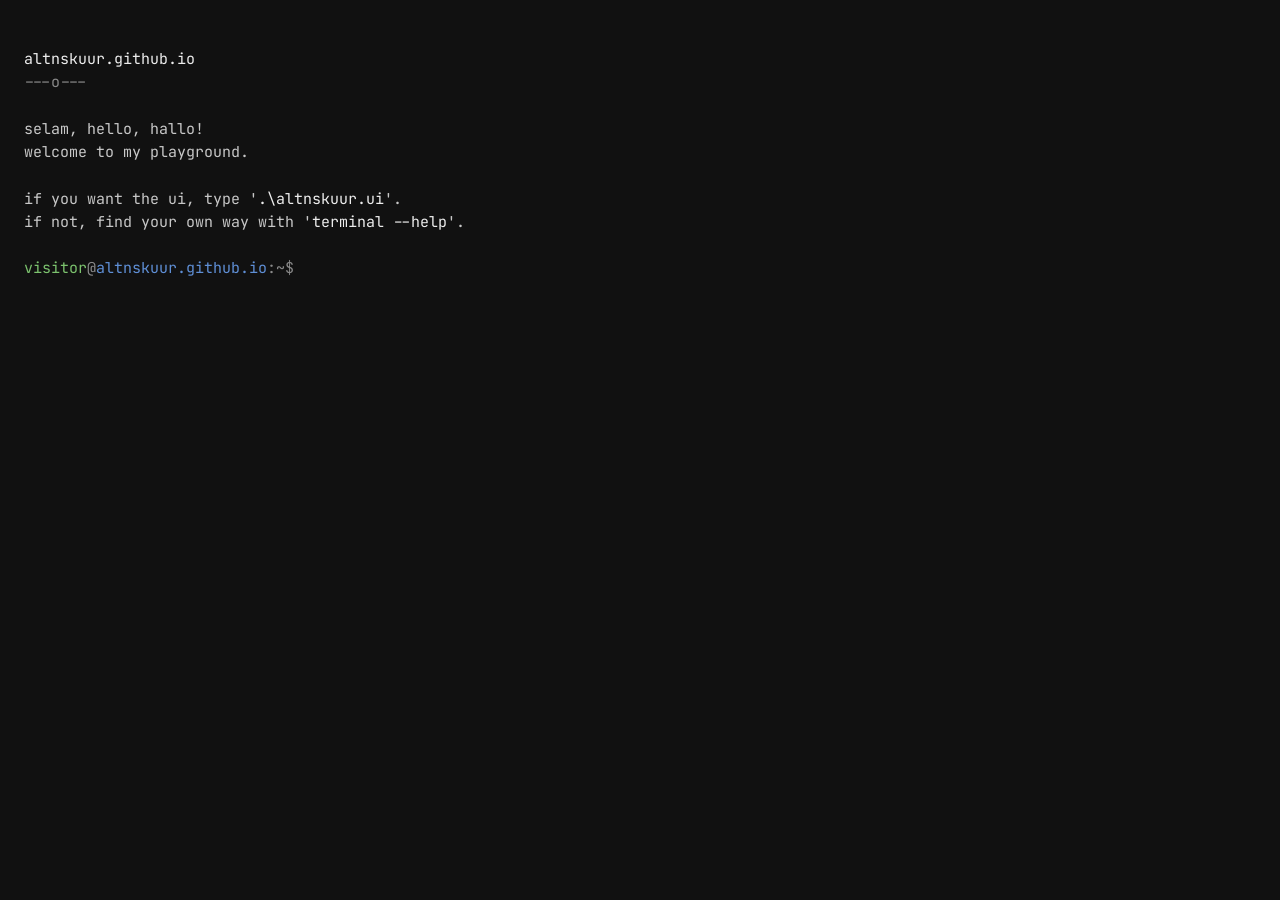
<file: index.html>
<!DOCTYPE html>
<html lang="en">

<head>
    <meta charset="UTF-8">
    <meta name="viewport" content="width=device-width, initial-scale=1.0">
    <title>Uğur Altınışık — Software Engineer</title>
    <meta name="description" content="Uğur Altınışık — Software Engineer working on embedded Linux and firmware. Portfolio, experience and projects.">
    <meta name="author" content="Uğur Altınışık">
    <meta name="theme-color" content="#111111">
    <link rel="icon" type="image/png" href="favicon.png">
    <link rel="apple-touch-icon" href="profile.jpg">

    <!-- Open Graph / social previews -->
    <meta property="og:type" content="website">
    <meta property="og:url" content="https://altnskuur.github.io/">
    <meta property="og:title" content="Uğur Altınışık — Software Engineer">
    <meta property="og:description" content="Embedded Linux & firmware engineer. Portfolio, experience and projects.">
    <meta property="og:image" content="https://altnskuur.github.io/profile.jpg">
    <meta name="twitter:card" content="summary">

    <link rel="preconnect" href="https://fonts.googleapis.com">
    <link rel="preconnect" href="https://fonts.gstatic.com" crossorigin>
    <link href="https://fonts.googleapis.com/css2?family=JetBrains+Mono:wght@400;700&display=swap" rel="stylesheet">

    <style>
        :root {
            --bg: #111111;
            --fg: #c8c8c8;
            --muted: #8a8a8a;
            --bright: #ededed;
            --user: #7cc36e;
            --host: #5f8fd6;
            --err: #e06c6c;
            --accent: #d7b46a;
            --font: 'JetBrains Mono', ui-monospace, SFMono-Regular, Menlo, Consolas, monospace;
        }

        *, *::before, *::after { box-sizing: border-box; margin: 0; padding: 0; }

        html, body { height: 100%; }

        body {
            background: var(--bg);
            color: var(--fg);
            font-family: var(--font);
            font-size: 15px;
            line-height: 1.55;
            -webkit-font-smoothing: antialiased;
        }

        .terminal {
            max-width: 860px;
            min-height: 100%;
            padding: 3rem 1.5rem 4rem;
            cursor: text;
        }

        .line { white-space: pre-wrap; word-break: break-word; min-height: 1.55em; }
        .muted { color: var(--muted); }
        .bright { color: var(--bright); }
        .err { color: var(--err); }
        .user { color: var(--user); }
        .host { color: var(--host); }

        a { color: var(--host); }
        a:hover { color: var(--accent); }

        .help-row { display: grid; grid-template-columns: 17ch 1fr; gap: 1ch; }

        .input-line { display: flex; align-items: baseline; }
        .prompt { white-space: pre; flex-shrink: 0; }
        #cmd {
            flex: 1;
            min-width: 0;
            background: transparent;
            border: 0;
            outline: 0;
            color: var(--bright);
            font: inherit;
            caret-color: var(--bright);
            margin-left: 1ch;
        }

        noscript p { margin-top: 1rem; }

        @media (max-width: 600px) {
            body { font-size: 13px; }
            .terminal { padding: 1.5rem 1rem 3rem; }
            .help-row { grid-template-columns: 1fr; gap: 0; margin-bottom: 0.35rem; }
            .help-row .muted { padding-left: 2ch; }
            #cmd { font-size: 16px; } /* stops iOS from zooming on focus */
        }
    </style>
</head>

<body>
    <main class="terminal" id="terminal" aria-label="Interactive terminal">
        <div id="output" aria-live="polite"></div>
        <div class="input-line">
            <span class="prompt" id="prompt"><span class="user">visitor</span><span class="muted">@</span><span class="host">altnskuur.github.io</span><span class="muted">:~$</span></span>
            <input id="cmd" type="text" autocomplete="off" autocapitalize="off" autocorrect="off" spellcheck="false"
                aria-label="Type a command" autofocus>
        </div>
        <noscript>
            <p>javascript is off, so the terminal is asleep. <a href="portfolio.html">go straight to the portfolio →</a></p>
        </noscript>
    </main>

    <script>
        (function () {
            const out = document.getElementById('output');
            const input = document.getElementById('cmd');
            const term = document.getElementById('terminal');

            const UI_CMD = '.\\altnskuur.ui';
            const HELP_CMD = 'terminal --help';
            const LINKS = {
                github: 'https://github.com/altnskuur',
                linkedin: 'https://www.linkedin.com/in/altnskuur/',
                email: 'mailto:m.altinisiku@gmail.com'
            };

            // ---------- tiny file system ----------
            // folders you can cd into, and the files inside them (cat <file>)
            const FS = {
                'hello-world': {
                    'brief.md': "# brief\n\n## who am i\ni was born in 2000, so you decide how old i am. 26? 27? i don't know either. i was born in konya and i'm from tire/izmir, but i've lived in ankara since 2002. what a cultural chaos. i love cooking and eating, and i'm sure i'll open a restaurant someday. i'm a 1-star cmas diver. i even bought a camera for it, and now i have to enjoy recording my life with it.\n\n## what i did\ni enrolled at tobb etü in 2018 with a full scholarship. back then, i felt like i was achieving a lot, but i learned it was nothing. i graduated with a 2.84/4.00 gpa (i know it's not great, but i'm trying to make up for it). i've worked at 3 companies as an embedded software engineer (2 of them during my student years), on defence industry projects. i really want to share them here, but you know, confidentiality issues.\n\n## what i'm doing\n- studying: toefl ibt, c++\n- building: altnskuur.github.io, cpp-hashlib\n- listening: 2026 (my spotify playlist)\n- watching: supernatural, true detective\n- reading: Bozkurt Mustafa Kemal, Zamanın Kısa Tarihi\n\n## what's next\ni miss academia so much. my next goal is a master's degree. i want to dive more, record my life more, cook more tasty food and deep dive into c++. who knows, maybe someday i'll dive at most of the popular dive spots, serve top-quality plates to my friends, attend cppcon, and bring my hands-on industry work and my academic work together.",
                    'autobiography.md': "# autobiography\n\ncoming soon."
                }
            };
            // every page of the ui is a folder too. a file = text, or a function that fetches text.
            // lazy(...) folders are filled from the site's own data the first time you open them.
            const lazy = load => ({ __lazy: load });
            Object.assign(FS, {
                stl: {
                    core: {},
                    knowledge: lazy(loadKnowledgeDir),
                    til: lazy(() => loadTilDir(e => e.technical))
                },
                records: {
                    collection: lazy(loadCollectionDir),
                    til: lazy(() => loadTilDir(e => e.personal !== false))
                },
                pickups: {
                    'things-i-follow.md': '# things i follow\n\ncoming soon.',
                    'links-i-liked.md': '# links i liked\n\ncoming soon.'
                },
                cv: {
                    'cv.md': "# cv\n\n## now\nSoftware Engineer · Meva Avionics (Nov. 2025 – present)\n\n## before\nCandidate Embedded Software Engineer · STM Defence (Dec. 2023 – Jun. 2024)\nPart-Time Engineer · SPECSON Design (Jan. 2022 – May 2023)\n\n## internship\nEmbedded Software Engineer Intern · STM Defence (May 2023 – Aug. 2023)\nElectrical and Electronics Engineer Intern · NERO Industry / NAVIO Technology (May 2021 – Sep. 2021)\n\n## education\nB.Sc. Electrical and Electronics Engineering · TOBB ETÜ (2018 – 2025)\n\n## code\nEmbedded C, C++, Python, MATLAB, Verilog\n\n## languages\nTurkish (native), English (professional), German (basic)\n\n## based in\nAnkara, Türkiye\n\n(the detailed cv: type 'open' here)"
                },
                'say-hello': {
                    'say-hello.md': "# say 'hello altnskuur!'\n\na guestbook is coming. until then, the fastest way is email:\nm.altinisiku@gmail.com\n\n(type 'email' to open your mail app)"
                }
            });
            // what 'open' shows in the ui for each folder
            const UI_OF = {
                '': 'portfolio.html', 'hello-world': 'portfolio.html',
                stl: 'portfolio.html#stl', 'stl/core': 'portfolio.html#core', 'stl/knowledge': 'portfolio.html#knowledge', 'stl/til': 'portfolio.html#til',
                records: 'portfolio.html#records', 'records/collection': 'portfolio.html#collection', 'records/til': 'portfolio.html#records',
                pickups: 'portfolio.html#pickups', cv: 'portfolio.html#cv', 'say-hello': 'portfolio.html#say-hello'
            };
            let cwd = '~';   // '~' or a folder path from FS, like 'stl/knowledge'
            const UI_FIRST = ['stl', 'records', 'pickups'];   // folders that look better in the ui

            // ---------- folders filled from the site's data ----------
            async function getJson(url) {
                const r = await fetch(url, { cache: 'no-cache' });
                if (!r.ok) throw new Error('http ' + r.status);
                return r.json();
            }
            async function getText(url) {
                const r = await fetch(url, { cache: 'no-cache' });
                if (!r.ok) throw new Error('http ' + r.status);
                return r.text();
            }
            // "Belgrad'da bir gün" → "belgrad-da-bir-gun"
            function slug(s) {
                return String(s).replace(/ı/g, 'i').replace(/İ/g, 'I').normalize('NFKD').replace(/[̀-ͯ]/g, '')
                    .toLowerCase().replace(/[^a-z0-9]+/g, '-').replace(/^-+|-+$/g, '') || 'note';
            }
            function uniqueName(dir, name) {
                let n = name, i = 2;
                while (dir[n] !== undefined) n = name.replace(/\.md$/, '') + '-' + (i++) + '.md';
                return n;
            }
            function stripFrontMatter(text) {
                const m = text.replace(/\r/g, '').match(/^---\n[\s\S]*?\n---\n?/);
                return m ? text.replace(/\r/g, '').slice(m[0].length) : text;
            }
            function prettyWhen(iso) {
                if (!iso) return '';
                const d = new Date(iso.length === 10 ? iso + 'T12:00:00Z' : iso);
                if (isNaN(d)) return iso;
                const day = d.toLocaleDateString('en-US', { month: 'short', day: 'numeric', year: 'numeric' }).toLowerCase();
                return iso.length > 10 ? day + ' · ' + d.toLocaleTimeString('en-GB', { hour: '2-digit', minute: '2-digit' }) : day;
            }
            async function loadKnowledgeDir() {
                const dir = {};
                ((await getJson('knowledge/index.json')).items || []).forEach(it => {
                    dir[uniqueName(dir, slug(it.title) + '.md')] = async () => {
                        const body = await getText(it.file);
                        const crumbs = (it.path || []).concat(it.title).join(' › ');
                        return '# ' + it.title + '\n' + [crumbs, it.domain, 'last edited ' + prettyWhen(it.edited || it.updated)].filter(Boolean).join(' · ') +
                            (it.summary ? '\n\n' + it.summary : '') + '\n\n' + body.trim();
                    };
                });
                return dir;
            }
            async function loadTilDir(keep) {
                const dir = {};
                ((await getJson('til/index.json')).entries || []).filter(keep).forEach(e => {
                    dir[uniqueName(dir, e.n + '_' + slug(e.title) + '.md')] = async () => {
                        let body = stripFrontMatter(await getText('til/' + encodeURIComponent(e.file))).trim();
                        body = body.replace(/^#[^\n]*\n?/, '').trim();          // the header is printed below anyway
                        return '# #' + e.n + ' ' + e.title + (e.edited ? '\nlast edited ' + prettyWhen(e.edited) : '') + '\n\n' + body;
                    };
                });
                return dir;
            }
            async function loadCollectionDir() {
                const dir = {};
                ((await getJson('collection/index.json')).entries || []).forEach(e => {
                    const link = /^https?:/.test(e.link || '') ? e.link : (e.link ? new URL('collection/' + e.link, location.href).href : '');
                    dir[uniqueName(dir, e.n + '_' + slug(e.title) + '.md')] =
                        '# ' + e.title + (e.date ? '\n' + prettyWhen(e.date) : '') + (e.note ? '\n\n' + e.note : '') + (link ? '\n\n' + link : '');
                });
                return dir;
            }

            const history = [];
            let histIdx = 0;
            let misses = 0;

            // ---------- output helpers ----------
            function esc(s) {
                return String(s).replace(/[&<>"']/g, c => ({ '&': '&amp;', '<': '&lt;', '>': '&gt;', '"': '&quot;', "'": '&#39;' }[c]));
            }
            function print(html, cls) {
                const div = document.createElement('div');
                div.className = 'line' + (cls ? ' ' + cls : '');
                div.innerHTML = html === '' ? '&nbsp;' : html;
                out.appendChild(div);
            }
            function blank() { print(''); }
            function cmdLink(c) {
                return '<span class="bright">' + esc(c) + '</span>';   // plain text: visitors type, they don't click
            }
            function promptHtml() {
                const path = cwd === '~' ? '~' : '~/' + cwd;
                return '<span class="user">visitor</span><span class="muted">@</span><span class="host">altnskuur.github.io</span><span class="muted">:' + esc(path) + '$</span>';
            }
            function echoPrompt(raw) {
                print(promptHtml() + ' <span class="bright">' + esc(raw) + '</span>');
            }
            function setCwd(dir) {
                cwd = dir;
                document.getElementById('prompt').innerHTML = promptHtml();
            }
            // print a .md file: headings bright, everything else as-is
            function printFile(text) {
                blank();
                const linkify = h => h.replace(/https?:\/\/[^\s<]+/g, u => '<a href="' + u + '" target="_blank" rel="noopener">' + u + '</a>');
                text.split('\n').forEach(l => print(/^#/.test(l) ? '<span class="bright">' + esc(l) + '</span>' : linkify(esc(l))));
                blank();
            }
            // "knowledge", "../records/til", "~/stl", "/cv" → ['stl', 'knowledge'] (relative to home; can't go above it)
            function resolvePath(arg) {
                const parts = /^[~\/]/.test(arg) || cwd === '~' ? [] : cwd.split('/');
                arg.replace(/^~\/?/, '').split('/').forEach(p => {
                    if (!p || p === '.') return;
                    if (p === '..') parts.pop();
                    else parts.push(p.toLowerCase());
                });
                return parts;
            }
            // walk the tree, filling lazy folders on the way → { dir } | { file } | null
            async function lookup(parts) {
                let node = FS;
                for (let i = 0; i < parts.length; i++) {
                    if (!node || typeof node !== 'object') return null;
                    let next = Object.prototype.hasOwnProperty.call(node, parts[i]) ? node[parts[i]] : undefined;
                    if (next === undefined) return null;
                    if (next && next.__lazy) next = node[parts[i]] = await next.__lazy();
                    if (typeof next !== 'object') return i === parts.length - 1 ? { file: next } : null;
                    node = next;
                }
                return { dir: node };
            }
            // already-loaded entries of a folder, for tab completion (never fetches)
            function peek(parts) {
                let node = FS;
                for (const p of parts) {
                    node = node && typeof node === 'object' && !node.__lazy ? node[p] : undefined;
                    if (!node || typeof node !== 'object' || node.__lazy) return null;
                }
                return node;
            }
            function entryNames(dir) {
                return Object.keys(dir).map(k => typeof dir[k] === 'object' ? k + '/' : k);
            }
            // a lazy folder can take a moment: show a line while it loads
            async function withLoading(label, work) {
                const line = document.createElement('div');
                line.className = 'line muted';
                line.textContent = label;
                const t = setTimeout(() => out.appendChild(line), 150);
                try { return await work(); }
                finally { clearTimeout(t); line.remove(); input.scrollIntoView({ block: 'nearest' }); }
            }
            const LOAD_ERR = "couldn't load that right now. (it works on the live site or a local server, not when the file is opened directly.)";

            // ---------- history.md: built live from the github repo ----------
            // versions = git tags (v0.0.0, v1.0.0 …), entries = commits on the default branch
            const REPO = 'altnskuur/altnskuur.github.io';
            const HISTORY_CACHE_KEY = 'history-md-v1';
            const HISTORY_TTL = 10 * 60 * 1000;   // reuse for 10 min (github allows 60 requests/hour per visitor)
            let historyLoading = false;

            function isHistory(arg) {
                return resolvePath(arg).join('/') === 'history.md';
            }
            function shortDate(iso) { return (iso || '').slice(0, 10); }

            async function loadHistory() {
                try {
                    const cached = JSON.parse(sessionStorage.getItem(HISTORY_CACHE_KEY) || 'null');
                    if (cached && Date.now() - cached.at < HISTORY_TTL) return cached.data;
                } catch (e) { }
                const api = 'https://api.github.com/repos/' + REPO;
                const [cRes, tRes] = await Promise.all([fetch(api + '/commits?per_page=100'), fetch(api + '/tags?per_page=100')]);
                if (!cRes.ok) throw new Error(cRes.status === 403 ? 'rate' : 'http ' + cRes.status);
                const commits = await cRes.json();
                const tags = tRes.ok ? await tRes.json() : [];
                const data = {
                    commits: commits.map(c => ({ sha: c.sha, date: shortDate(c.commit.author && c.commit.author.date), msg: (c.commit.message || '').split('\n')[0] })),
                    tags: tags.map(t => ({ name: t.name, sha: t.commit.sha }))
                };
                try { sessionStorage.setItem(HISTORY_CACHE_KEY, JSON.stringify({ at: Date.now(), data })); } catch (e) { }
                return data;
            }

            function printHistory(data) {
                const tagsBySha = {};
                data.tags.forEach(t => { (tagsBySha[t.sha] = tagsBySha[t.sha] || []).push(t.name); });
                blank();
                print('<span class="bright"># history</span>');
                print('<span class="muted">versions and commits from github.com/' + esc(REPO) + '</span>');
                let open = false;
                data.commits.forEach((c, i) => {
                    if (tagsBySha[c.sha]) {
                        blank();
                        print('<span class="bright">## ' + esc(tagsBySha[c.sha].join(', ')) + '</span> <span class="muted">· ' + esc(c.date) + '</span>');
                        open = true;
                    } else if (!open) {
                        blank();
                        print('<span class="bright">## unreleased</span>');
                        open = true;
                    }
                    print('- <span class="muted">' + esc(c.date) + '</span>  <span class="host">' + esc(c.sha.slice(0, 7)) + '</span>  ' + esc(c.msg));
                });
                if (!data.commits.length) print('no commits yet.', 'muted');
                blank();
            }

            async function catHistory() {
                if (historyLoading) return;
                historyLoading = true;
                const loading = document.createElement('div');
                loading.className = 'line muted';
                loading.textContent = 'reading history from github ...';
                out.appendChild(loading);
                try {
                    const data = await loadHistory();
                    loading.remove();
                    printHistory(data);
                } catch (err) {
                    loading.remove();
                    print('cat: history.md: ' + (err.message === 'rate'
                        ? "github says i asked too many times. try again in a bit."
                        : "couldn't reach github right now."), 'err');
                    print('<span class="muted">full history: github.com/' + esc(REPO) + '/commits</span>');
                }
                historyLoading = false;
                input.scrollIntoView({ block: 'nearest' });
            }

            function go(url, label) {
                print('<span class="muted">launching ' + esc(label) + ' ...</span>');
                setTimeout(() => { window.location.href = url; }, 450);
            }
            function openTab(url, label) {
                print('<span class="muted">opening ' + esc(label) + ' in a new tab ...</span>');
                window.open(url, '_blank', 'noopener');
            }

            // ---------- banner ----------
            function banner() {
                print('<span class="bright">altnskuur.github.io</span>');
                print('<span class="muted">---o---</span>');
                blank();
                print('selam, hello, hallo!');
                print('welcome to my playground.');
                blank();
                print("if you want the ui, type '" + cmdLink(UI_CMD) + "'.");
                print("if not, find your own way with '" + cmdLink(HELP_CMD) + "'.");
                blank();
            }

            // ---------- commands ----------
            const PAGES = ['stl', 'records', 'pickups', 'cv', 'say-hello'];

            const commands = {
                help() {
                    blank();
                    print('every page is a folder: cd, ls, cat and open (opens the folder in the ui) work everywhere.');
                    blank();
                    print('what do you wanna learn about me:');
                    blank();
                    const rows = [
                        [UI_CMD, "we're trying to build the best ui with claude!"],
                        ['hello-world', 'who am i? cd here and cat the files'],
                        ['stl', 'standard technical library: core, knowledge, today i learned'],
                        ['records', 'you can check out my adventures'],
                        ['pickups', 'some things i like to follow'],
                        ['cv', 'some formal stuff'],
                        ['say-hello', 'leave me a lovely message']
                    ];
                    rows.forEach(([c, d]) => print('<div class="help-row">' + cmdLink(c) + '<span class="muted">- ' + esc(d) + '</span></div>'));
                    blank();
                    print('<span class="muted">tip: ↑/↓ for history, tab to autocomplete.</span>');
                    blank();
                },
                ui() { go('portfolio.html', 'the ui'); },
                stl() { go('portfolio.html#stl', 'standard technical library'); },
                core() { go('portfolio.html#core', 'stl → core'); },
                knowledge() { go('portfolio.html#knowledge', 'stl → knowledge'); },
                til() { go('portfolio.html#til', 'stl → today i learned'); },
                records() { go('portfolio.html#records', 'records'); },
                pickups() { go('portfolio.html#pickups', 'pickups'); },
                'say-hello'() { go('portfolio.html#say-hello', "say 'hello altnskuur!'"); },
                links() { go('portfolio.html#links', 'pickups → links i liked'); },
                about() {
                    blank();
                    print('<span class="bright">uğur altınışık</span> — software engineer at meva avionics, ankara.');
                    print('i write firmware and embedded linux for things that fly.');
                    print('c, c++, linux, and way too many uart logs.');
                    print('off-screen: diving, basketball, tuesday football and new cities.');
                    blank();
                    print('<span class="muted">more in the ui →</span> ' + cmdLink(UI_CMD));
                    blank();
                },
                async ls(args) {
                    const arg = args[0] || '.';
                    let hit;
                    try { hit = await withLoading('reading ...', () => lookup(resolvePath(arg))); }
                    catch (e) { return print('ls: ' + LOAD_ERR, 'err'); }
                    if (!hit) return print('ls: cannot access ' + esc(arg) + ': no such file or directory', 'err');
                    if (hit.file !== undefined) return print(cmdLink(resolvePath(arg).pop()));
                    const names = entryNames(hit.dir).concat(resolvePath(arg).length ? [] : ['history.md']);
                    if (!names.length) return print('(empty for now. coming soon.)', 'muted');
                    print(names.map(n => '<span style="white-space:nowrap">' + (n.endsWith('/') ? '<span class="host">' + esc(n) + '</span>' : cmdLink(n)) + '</span>').join('    '));
                },
                async cat(args) {
                    if (!args[0]) return print("usage: cat <file>   (try: cd hello-world, then ls)", 'muted');
                    if (isHistory(args[0])) return catHistory();
                    let hit, text;
                    try {
                        hit = await withLoading('reading ...', () => lookup(resolvePath(args[0])));
                        if (hit && hit.file !== undefined) text = typeof hit.file === 'function' ? await withLoading('reading ...', hit.file) : hit.file;
                    } catch (e) { return print('cat: ' + LOAD_ERR, 'err'); }
                    if (!hit) return print('cat: ' + esc(args[0]) + ': no such file or directory', 'err');
                    if (hit.dir) return print('cat: ' + esc(args[0]) + ': is a directory. try cd ' + esc(args[0]), 'err');
                    printFile(text);
                },
                github() { openTab(LINKS.github, 'github'); },
                linkedin() { openTab(LINKS.linkedin, 'linkedin'); },
                email() {
                    print('<a href="' + LINKS.email + '">m.altinisiku@gmail.com</a> <span class="muted">— opening your mail app ...</span>');
                    window.location.href = LINKS.email;
                },
                whoami() { print('visitor. a curious one, apparently.'); },
                pwd() { print('/home/visitor' + (cwd === '~' ? '' : '/' + cwd)); },
                open(args) {
                    const parts = args[0] ? resolvePath(args[0]) : (cwd === '~' ? [] : cwd.split('/'));
                    const key = parts.join('/');
                    if (UI_OF[key] !== undefined) return go(UI_OF[key], key ? key.replace('/', ' → ') : 'the ui');
                    return null;     // not a folder: run() tries the old page names
                },
                date() { print(esc(new Date().toString())); },
                history() {
                    history.forEach((h, i) => print('<span class="muted">' + String(i + 1).padStart(4, ' ') + '</span>  ' + esc(h)));
                },
                clear() { out.innerHTML = ''; },
                home() { out.innerHTML = ''; banner(); },
                exit() { print('there is no exit. only ' + cmdLink(UI_CMD) + '.'); },
                sudo() { print('nice try. this incident will be reported (to nobody).', 'err'); },
                rm() { print("please don't. i just finished building this.", 'err'); }
            };
            // aliases
            [UI_CMD, './altnskuur.ui', 'altnskuur.ui', 'portfolio'].forEach(a => commands[a] = commands.ui);
            commands.cv = () => go('portfolio.html#cv', 'cv');
            commands['?'] = commands.help;
            commands['man'] = commands.help;
            commands['mail'] = commands.email;

            const COMPLETIONS = [UI_CMD, HELP_CMD, 'hello-world', 'stl', 'records', 'pickups', 'cv', 'say-hello', 'about', 'ls', 'github', 'linkedin', 'email', 'whoami', 'history', 'clear', 'sudo', 'portfolio'];

            function run(raw) {
                // accept commands typed with quotes too: '.\altnskuur.ui'
                const line = raw.trim().replace(/^(['"])(.*)\1$/, '$2').trim();
                echoPrompt(raw);
                if (!line) return;
                history.push(line);
                histIdx = history.length;

                const [name, ...args] = line.split(/\s+/);
                const key = name.toLowerCase();

                if (key === 'cd' || key === 'open') {
                    const arg = args[0] || '';
                    if (key === 'cd') {
                        const parts = resolvePath(arg || '~');
                        if (!parts.length) {
                            if (cwd === '~') return print('<span class="muted">you are already home.</span>');
                            misses = 0; return setCwd('~');
                        }
                        return withLoading('opening ...', () => lookup(parts)).then(hit => {
                            if (hit && hit.dir) {
                                misses = 0;
                                const before = cwd.split('/')[0];
                                setCwd(parts.join('/'));
                                // these pages are made for the ui: when you walk in, a hint first, then what's inside
                                if (UI_FIRST.includes(parts[0]) && before !== parts[0]) {
                                    print('for the best experience, switch to the ui.', 'muted');
                                    return commands.ls([]);
                                }
                                return;
                            }
                            if (hit) return print('bash: cd: ' + esc(arg) + ': not a directory. try cat ' + esc(arg), 'err');
                            if (['ui', 'portfolio', 'hello'].includes(arg.replace(/^[./\\]+/, '').toLowerCase())) { misses = 0; return commands.ui(); }
                            misses++;
                            print('bash: cd: ' + esc(arg) + ': no such file or directory' + (misses > 1 ? ". that's " + misses + ' misses in a row.' : ''), 'err');
                        }, () => print('cd: ' + LOAD_ERR, 'err'));
                    }
                    if (commands.open(args) !== null) { misses = 0; return; }
                    const target = arg.replace(/^[./\\]+/, '').replace(/\.html$/, '').toLowerCase();
                    if (PAGES.includes(target) || ['core', 'knowledge', 'til', 'links'].includes(target)) { misses = 0; return commands[target](); }
                    if (target === 'ui' || target === 'portfolio' || target === 'hello') { misses = 0; return commands.ui(); }
                    misses++;
                    return print('bash: ' + esc(key) + ': ' + esc(arg) + ': no such file or directory' + (misses > 1 ? ". that's " + misses + ' misses in a row.' : ''), 'err');
                }
                if (key === 'echo') return print(esc(args.join(' ')));
                if (key === 'terminal') {
                    if (['--help', '-h', 'help'].includes((args[0] || '').toLowerCase())) { misses = 0; return commands.help(); }
                    return print("usage: '" + cmdLink(HELP_CMD) + "'");
                }

                if (Object.prototype.hasOwnProperty.call(commands, key)) {
                    misses = 0;
                    return commands[key](args);
                }
                misses++;
                print('ups! come on, you can do this.', 'err');
            }

            // ---------- input handling ----------
            input.addEventListener('keydown', e => {
                if (e.key === 'Enter') {
                    const v = input.value;
                    input.value = '';
                    run(v);
                    input.scrollIntoView({ block: 'nearest' });
                } else if (e.key === 'ArrowUp') {
                    if (histIdx > 0) { histIdx--; input.value = history[histIdx]; }
                    e.preventDefault();
                } else if (e.key === 'ArrowDown') {
                    if (histIdx < history.length - 1) { histIdx++; input.value = history[histIdx]; }
                    else { histIdx = history.length; input.value = ''; }
                    e.preventDefault();
                } else if (e.key === 'Tab') {
                    e.preventDefault();
                    const v = input.value;
                    if (!v) return;
                    const words = v.split(' ');
                    let pool, last = words[words.length - 1].toLowerCase();
                    if (words.length > 1) {
                        const slash = last.lastIndexOf('/');
                        const base = slash >= 0 ? last.slice(0, slash + 1) : '';
                        const parts = resolvePath(base || '.');
                        const dir = peek(parts);
                        pool = dir ? entryNames(dir).concat(parts.length ? ['../'] : ['history.md']).map(n => base + n) : [];
                    }
                    else { pool = COMPLETIONS.concat(['cat', 'cd', 'pwd', 'open']); }
                    const hits = pool.filter(c => c.startsWith(last));
                    if (hits.length === 1) { words[words.length - 1] = hits[0]; input.value = words.join(' '); }
                    else if (hits.length > 1) { echoPrompt(input.value); print(hits.map(esc).join('    '), 'muted'); }
                } else if (e.key === 'l' && e.ctrlKey) {
                    e.preventDefault();
                    commands.clear();
                }
            });

            // click anywhere to focus the prompt (without breaking text selection)
            term.addEventListener('click', () => {
                if (!window.getSelection().toString()) input.focus();
            });

            banner();
            input.focus();
        })();
    </script>
</body>

</html>
</file>
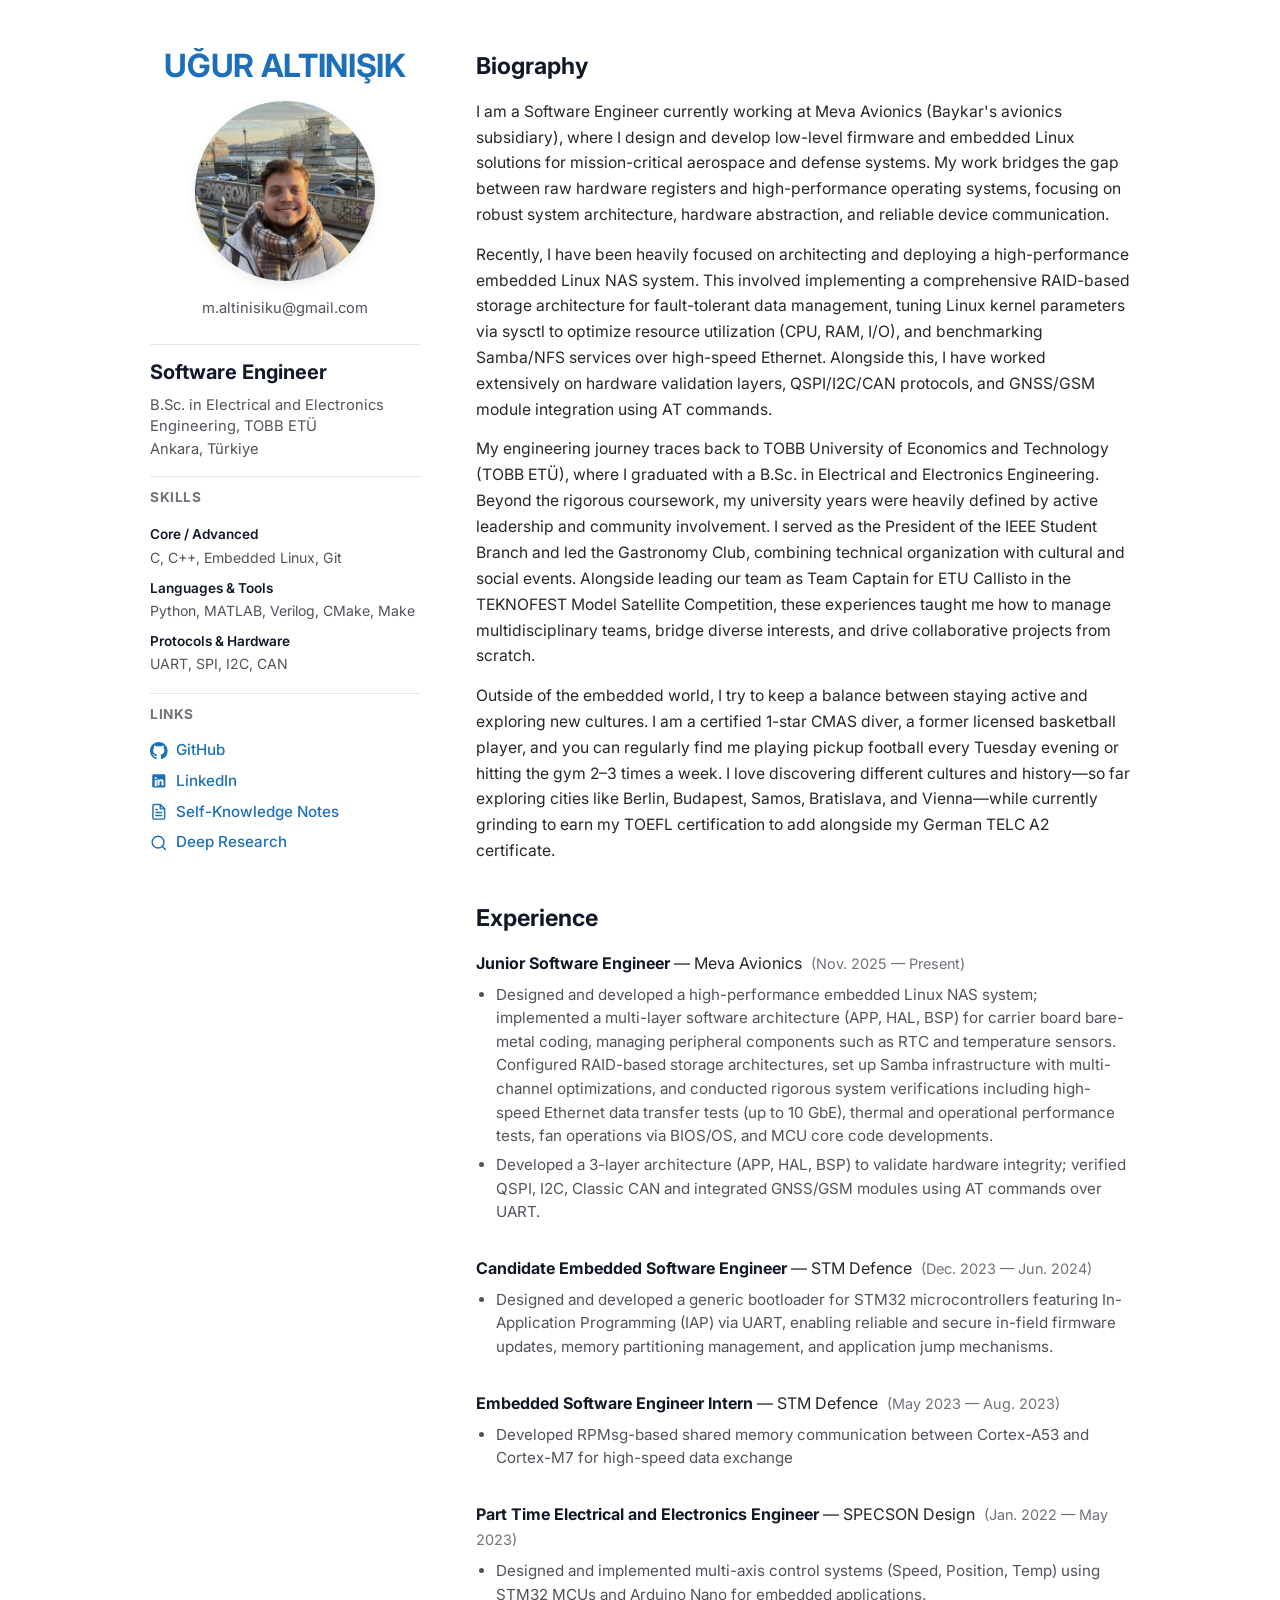
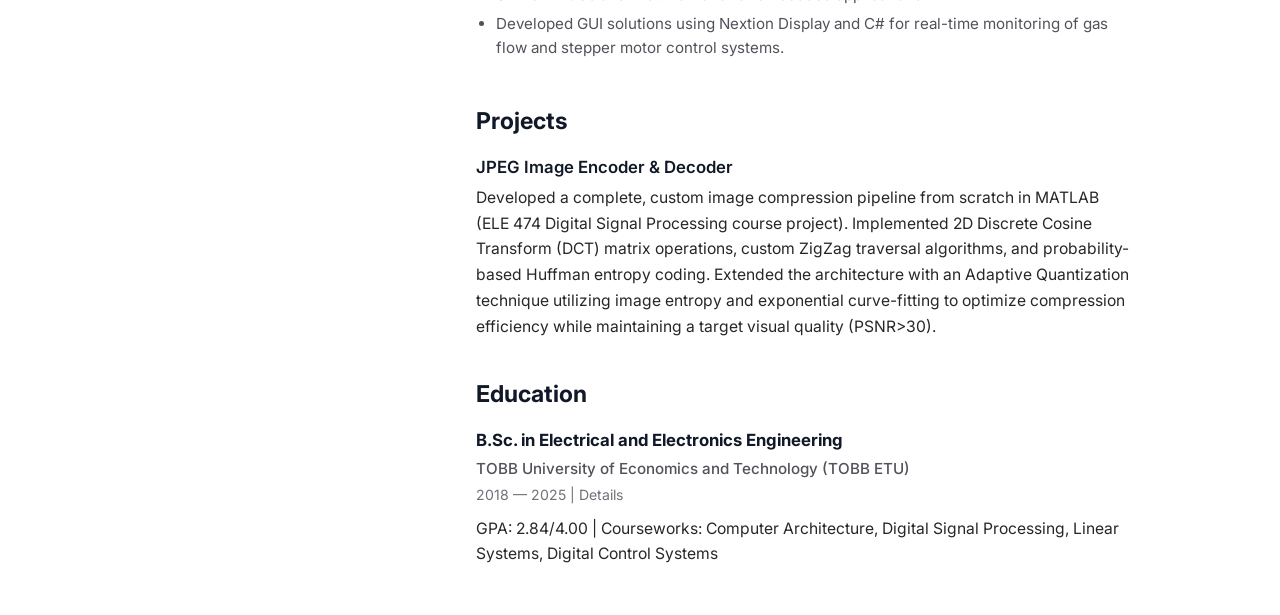
<file: cv.html>
<!DOCTYPE html>
<html lang="en">

<head>
    <meta charset="UTF-8">
    <meta name="viewport" content="width=device-width, initial-scale=1.0">
    <title>CV — Uğur Altınışık</title>
    <meta name="description" content="Uğur Altınışık — Software Engineer working on embedded Linux and firmware. Portfolio, experience and projects.">
    <meta name="author" content="Uğur Altınışık">
    <link rel="icon" type="image/png" href="favicon.png">
    <link rel="apple-touch-icon" href="profile.jpg">

    <!-- Open Graph / social previews -->
    <meta property="og:type" content="website">
    <meta property="og:url" content="https://altnskuur.github.io/cv.html">
    <meta property="og:title" content="CV — Uğur Altınışık">
    <meta property="og:description" content="Embedded Linux & firmware engineer. Portfolio, experience and projects.">
    <meta property="og:image" content="https://altnskuur.github.io/profile.jpg">
    <meta name="twitter:card" content="summary">

    <!-- Google Fonts: Inter -->
    <link rel="preconnect" href="https://fonts.googleapis.com">
    <link rel="preconnect" href="https://fonts.gstatic.com" crossorigin>
    <link href="https://fonts.googleapis.com/css2?family=Inter:wght@400;500;600;700;800&display=swap" rel="stylesheet">

    <!-- Stylesheet -->
    <link rel="stylesheet" href="cv.css">
</head>

<body>
    <div class="site-wrapper">
        <div class="container">
            <!-- SOL SÜTUN / STICKY SIDEBAR -->
            <aside class="sidebar">
                <!-- Ad ve Unvan -->
                <h1 class="author-name">UĞUR ALTINIŞIK</h1>

                <!-- Yuvarlak Profil Fotoğrafı -->
                <div class="profile-avatar-container">
                    <img src="./profile.jpg" alt="Uğur Altınışık" width="400" height="400" class="profile-avatar-circle">
                </div>

                <!-- E-posta -->
                <div class="author-email">
                    <a href="mailto:m.altinisiku@gmail.com">m.altinisiku@gmail.com</a>
                </div>

                <!-- Unvan ve Kurum Bilgisi -->
                <div class="author-role-section">
                    <h2 class="author-role">Software Engineer</h2>
                    <p class="author-location">B.Sc. in Electrical and Electronics Engineering, TOBB ETÜ</p>
                    <p class="author-location">Ankara, Türkiye</p>
                </div>

                <!-- Skills Bölümü -->
                <div class="skills-section">
                    <h3 class="sidebar-section-title">SKILLS</h3>

                    <div class="skill-group">
                        <div class="skill-cat-title">Core / Advanced</div>
                        <div class="skill-text">C, C++, Embedded Linux, Git</div>
                    </div>

                    <div class="skill-group">
                        <div class="skill-cat-title">Languages & Tools</div>
                        <div class="skill-text">Python, MATLAB, Verilog, CMake, Make</div>
                    </div>

                    <div class="skill-group">
                        <div class="skill-cat-title">Protocols & Hardware</div>
                        <div class="skill-text">UART, SPI, I2C, CAN</div>
                    </div>
                </div>

                <!-- Bağlantılar Bölümü -->
                <div class="special-links-section">
                    <h3 class="sidebar-section-title">LINKS</h3>
                    <div class="link-item">
                        <svg class="link-icon github-icon" viewBox="0 0 24 24" fill="currentColor">
                            <path
                                d="M12 0C5.37 0 0 5.37 0 12c0 5.31 3.435 9.795 8.205 11.385.6.105.825-.255.825-.57 0-.285-.015-1.23-.015-2.235-3.015.555-3.795-.735-4.035-1.41-.135-.345-.72-1.41-1.23-1.695-.42-.225-1.02-.78-.015-.795.945-.015 1.62.87 1.845 1.23 1.08 1.815 2.805 1.305 3.495.99.105-.78.42-1.305.765-1.605-2.67-.3-5.46-1.335-5.46-5.925 0-1.305.465-2.385 1.23-3.225-.12-.3-.54-1.53.12-3.18 0 0 1.005-.315 3.3 1.23.96-.27 1.98-.405 3-.405s2.04.135 3 .405c2.295-1.56 3.3-1.23 3.3-1.23.66 1.65.24 2.88.12 3.18.765.84 1.23 1.905 1.23 3.225 0 4.605-2.805 5.625-5.475 5.925.435.375.81 1.095.81 2.22 0 1.605-.015 2.895-.015 3.3 0 .315.225.69.825.57A12.02 12.02 0 0024 12c0-6.63-5.37-12-12-12z" />
                        </svg>
                        <a href="https://github.com/altnskuur" target="_blank" rel="noopener noreferrer">GitHub</a>
                    </div>
                    <div class="link-item">
                        <svg class="link-icon linkedin-icon" viewBox="0 0 24 24" fill="currentColor">
                            <path
                                d="M19 3a2 2 0 0 1 2 2v14a2 2 0 0 1-2 2H5a2 2 0 0 1-2-2V5a2 2 0 0 1 2-2h14m-.5 15.5v-5.3a3.26 3.26 0 0 0-3.26-3.26c-.85 0-1.84.52-2.28 1.3v-1.11h-2.79v8.37h2.79v-4.93c0-.77.62-1.4 1.39-1.4a1.4 1.4 0 0 1 1.4 1.4v4.93h2.75M6.46 10.9v8.37H9.25V10.9H6.46M7.86 6.75a1.45 1.45 0 1 0 0 2.9 1.45 1.45 0 0 0 0-2.9z" />
                        </svg>
                        <a href="https://www.linkedin.com/in/altnskuur/" target="_blank"
                            rel="noopener noreferrer">LinkedIn</a>
                    </div>
                    <div class="link-item">
                        <svg class="link-icon notion-icon" viewBox="0 0 24 24" fill="none" stroke="currentColor"
                            stroke-width="2" stroke-linecap="round" stroke-linejoin="round">
                            <path d="M14 2H6a2 2 0 0 0-2 2v16a2 2 0 0 0 2 2h12a2 2 0 0 0 2-2V8z" />
                            <polyline points="14 2 14 8 20 8" />
                            <line x1="16" y1="13" x2="8" y2="13" />
                            <line x1="16" y1="17" x2="8" y2="17" />
                            <polyline points="10 9 9 9 8 9" />
                        </svg>
                        <a href="https://mousy-driver-c59.notion.site/Self-Knowledge-Notes-3cc945c9dc438003be07f4283761ba82"
                            target="_blank" rel="noopener noreferrer">Self-Knowledge Notes</a>
                    </div>
                    <div class="link-item">
                        <svg class="link-icon notion-icon" viewBox="0 0 24 24" fill="none" stroke="currentColor"
                            stroke-width="2" stroke-linecap="round" stroke-linejoin="round">
                            <circle cx="11" cy="11" r="8" />
                            <line x1="21" y1="21" x2="16.65" y2="16.65" />
                        </svg>
                        <a href="https://mousy-driver-c59.notion.site/Shared-Blogs-3cc945c9dc4380ff8670c4cf017bc69a?pvs=74"
                            target="_blank" rel="noopener noreferrer">Deep Research</a>
                    </div>
                </div>
            </aside>

            <!-- SAĞ SÜTUN / ANA İÇERİK AKIŞI -->
            <main class="main-content">

                <!-- Bio / Hakkımda -->
                <section class="content-section" id="bio">
                    <h2 class="section-heading">Biography</h2>
                    <p class="paragraph">
                        I am a Software Engineer currently working at Meva Avionics (Baykar's avionics subsidiary),
                        where I design and develop low-level firmware and embedded Linux solutions for mission-critical
                        aerospace and defense systems. My work bridges the gap between raw hardware registers and
                        high-performance operating systems, focusing on robust system architecture, hardware
                        abstraction, and reliable
                        device communication.
                    </p>
                    <p class="paragraph">
                        Recently, I have been heavily focused on architecting and deploying a high-performance embedded
                        Linux NAS system. This involved implementing a comprehensive RAID-based storage architecture for
                        fault-tolerant data management, tuning Linux kernel parameters via sysctl to optimize resource
                        utilization (CPU, RAM, I/O), and benchmarking Samba/NFS services over high-speed Ethernet.
                        Alongside this, I have worked extensively on hardware validation layers, QSPI/I2C/CAN protocols,
                        and GNSS/GSM module integration using AT commands.
                    </p>
                    <p class="paragraph">
                        My engineering journey traces back to TOBB University of Economics and Technology (TOBB ETÜ),
                        where I graduated with a B.Sc. in Electrical and Electronics Engineering. Beyond the rigorous
                        coursework, my university years were heavily defined by active leadership and community
                        involvement. I served as the President of the IEEE Student Branch and led the Gastronomy Club,
                        combining technical organization with cultural and social events. Alongside leading our team as
                        Team Captain for ETU Callisto in the TEKNOFEST Model Satellite Competition, these experiences
                        taught me how to manage multidisciplinary teams, bridge diverse interests, and drive
                        collaborative projects from scratch.
                    </p>
                    <p class="paragraph">
                        Outside of the embedded world, I try to keep a balance between staying active and exploring new
                        cultures. I am a certified 1-star CMAS diver, a former licensed basketball player, and you can
                        regularly find me playing pickup football every Tuesday evening or hitting the gym 2–3 times a
                        week. I love discovering different cultures and history—so far exploring cities like Berlin,
                        Budapest, Samos, Bratislava, and Vienna—while currently grinding to earn my TOEFL certification
                        to add alongside my German TELC A2 certificate.
                    </p>
                </section>

                <!-- Experience / Deneyim -->
                <section class="content-section" id="experience">
                    <h2 class="section-heading">Experience</h2>

                    <div class="experience-entry">
                        <div class="entry-header">
                            <strong class="role-name">Junior Software Engineer</strong> — Meva Avionics
                            <span class="entry-date">(Nov. 2025 — Present)</span>
                        </div>
                        <ul class="bullet-list">
                            <li>Designed and developed a high-performance embedded Linux NAS system;
                                implemented a multi-layer software architecture (APP, HAL, BSP) for carrier board
                                bare-metal coding, managing peripheral components such as RTC and temperature sensors.
                                Configured RAID-based storage architectures, set up Samba infrastructure with
                                multi-channel optimizations, and conducted rigorous system verifications including
                                high-speed Ethernet data transfer tests (up to 10 GbE), thermal and operational
                                performance tests, fan operations via BIOS/OS, and MCU core code developments.</li>
                            <li>Developed a 3-layer architecture (APP, HAL, BSP) to validate hardware integrity;
                                verified QSPI, I2C, Classic CAN and integrated GNSS/GSM modules using AT commands over
                                UART.</li>
                        </ul>
                    </div>

                    <div class="experience-entry">
                        <div class="entry-header">
                            <strong class="role-name">Candidate Embedded Software Engineer</strong> — STM Defence
                            <span class="entry-date">(Dec. 2023 — Jun. 2024)</span>
                        </div>
                        <ul class="bullet-list">
                            <li>Designed and developed a generic bootloader for STM32 microcontrollers featuring
                                In-Application Programming (IAP) via UART, enabling reliable and secure in-field
                                firmware updates, memory partitioning management, and application jump mechanisms.</li>
                        </ul>
                    </div>

                    <div class="experience-entry">
                        <div class="entry-header">
                            <strong class="role-name">Embedded Software Engineer Intern</strong> — STM Defence
                            <span class="entry-date">(May 2023 — Aug. 2023)</span>
                        </div>
                        <ul class="bullet-list">
                            <li>Developed RPMsg-based shared memory communication between Cortex-A53 and Cortex-M7 for
                                high-speed data exchange</li>
                        </ul>
                    </div>

                    <div class="experience-entry">
                        <div class="entry-header">
                            <strong class="role-name">Part Time Electrical and Electronics Engineer</strong> — SPECSON
                            Design
                            <span class="entry-date">(Jan. 2022 — May 2023)</span>
                        </div>
                        <ul class="bullet-list">
                            <li>Designed and implemented multi-axis control systems (Speed, Position, Temp) using STM32
                                MCUs and Arduino Nano for embedded applications.</li>
                            <li>Developed GUI solutions using Nextion Display and C# for real-time monitoring of gas
                                flow and stepper motor control systems.</li>
                        </ul>
                    </div>
                </section>

                <!-- Projects / Projeler -->
                <section class="content-section" id="projects">
                    <h2 class="section-heading">Projects</h2>

                    <div class="project-item">
                        <h3 class="project-title">
                            <a href="https://github.com/altnskuur/JPEG" target="_blank" rel="noopener noreferrer">JPEG
                                Image Encoder & Decoder</a>
                        </h3>
                        <p class="paragraph">
                            Developed a complete, custom image compression pipeline from scratch in MATLAB (ELE 474
                            Digital Signal Processing course project). Implemented 2D Discrete Cosine Transform (DCT)
                            matrix operations, custom ZigZag traversal algorithms, and probability-based Huffman entropy
                            coding. Extended the architecture with an Adaptive Quantization technique utilizing image
                            entropy and exponential curve-fitting to optimize compression efficiency while maintaining a
                            target visual quality (PSNR>30).
                        </p>
                    </div>
                </section>

                <!-- Education / Eğitim -->
                <section class="content-section" id="education">
                    <h2 class="section-heading">Education</h2>
                    <div class="education-entry">
                        <strong class="edu-degree">B.Sc. in Electrical and Electronics Engineering</strong>
                        <div class="edu-institution">TOBB University of Economics and Technology (TOBB ETU)</div>
                        <div class="edu-date">2018 — 2025 | <a href="https://drive.google.com/drive/folders/1lGA3WE5CPiAsQp8c3UQOoKSEhirB6fQt?usp=drive_link" target="_blank"
                            rel="noopener noreferrer">Details</a></div>
                        <p class="paragraph edu-notes">
                            GPA: 2.84/4.00 | Courseworks: Computer Architecture, Digital Signal Processing, Linear
                            Systems, Digital Control Systems
                        </p>
                    </div>
                </section>

            </main>
        </div>
    </div>
</body>

</html>
</file>
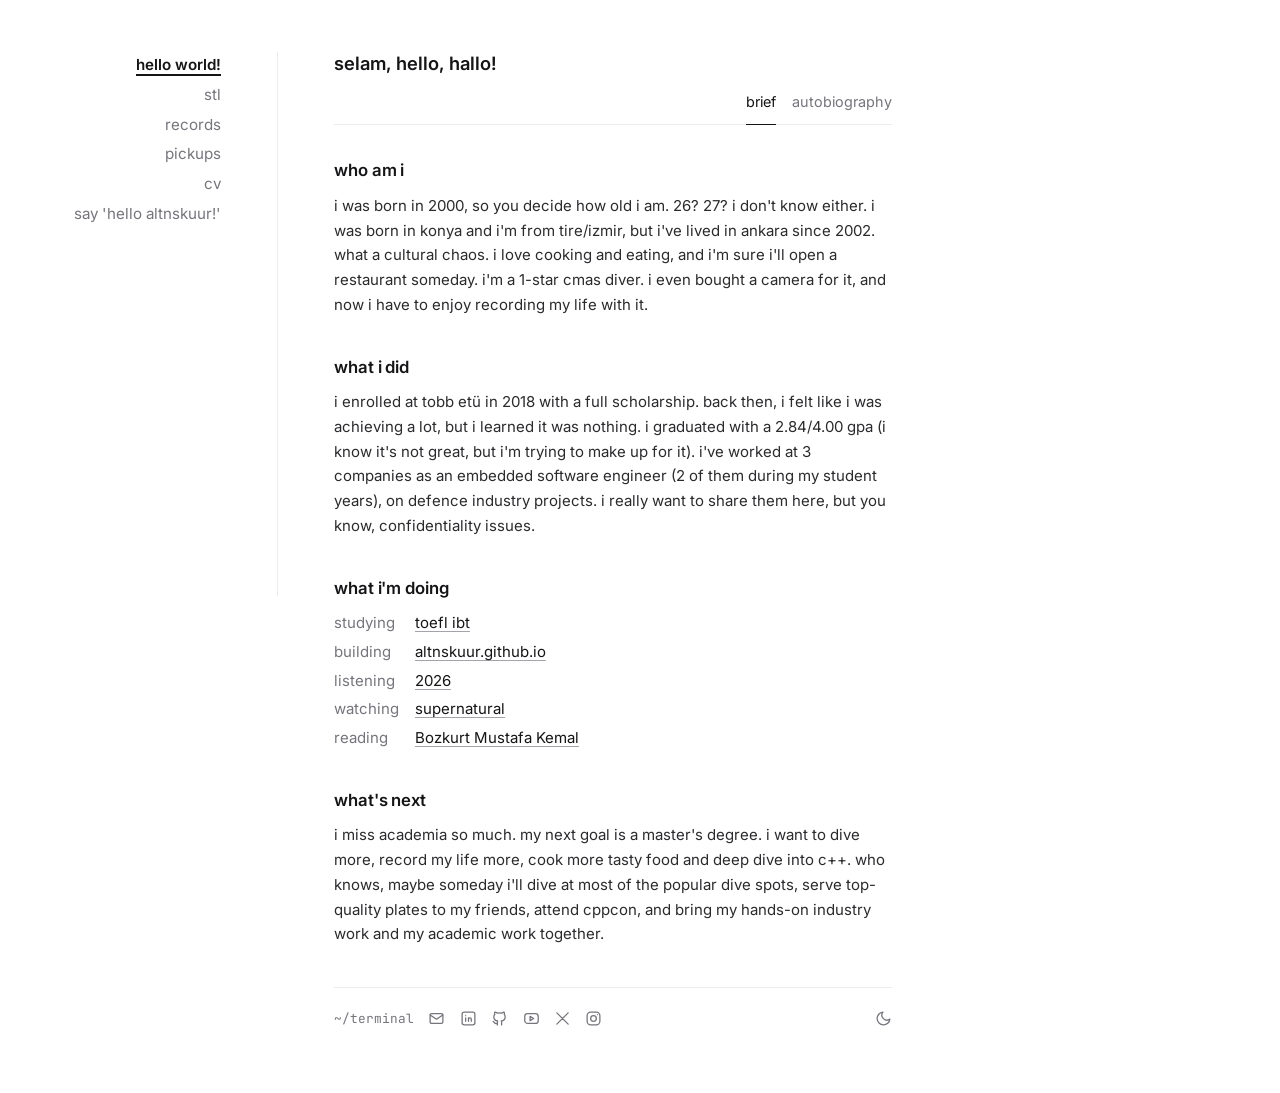
<file: portfolio.html>
<!DOCTYPE html>
<html lang="en">

<head>
    <meta charset="UTF-8">
    <meta name="viewport" content="width=device-width, initial-scale=1.0">
    <title>Uğur Altınışık</title>
    <meta name="description" content="Uğur Altınışık — software engineer in Ankara. Projects, notes, videos and travel.">
    <meta name="author" content="Uğur Altınışık">
    <link rel="icon" type="image/png" href="favicon.png">
    <link rel="apple-touch-icon" href="profile.jpg">

    <meta property="og:type" content="website">
    <meta property="og:url" content="https://altnskuur.github.io/portfolio.html">
    <meta property="og:title" content="Uğur Altınışık">
    <meta property="og:description" content="Software engineer in Ankara. Projects, notes, videos and travel.">
    <meta property="og:image" content="https://altnskuur.github.io/profile.jpg">
    <meta name="twitter:card" content="summary">

    <!-- apply saved theme before paint (no flash) -->
    <script>
        try { const t = localStorage.getItem('theme'); if (t) document.documentElement.dataset.theme = t; } catch (e) { }
    </script>

    <link rel="preconnect" href="https://fonts.googleapis.com">
    <link rel="preconnect" href="https://fonts.gstatic.com" crossorigin>
    <link href="https://fonts.googleapis.com/css2?family=Inter:wght@400;500;600;700&family=JetBrains+Mono:wght@400&display=swap" rel="stylesheet">
    <link rel="stylesheet" href="style.css?v=2026-10-11">
</head>

<body>
    <div class="app">
        <!-- LEFT · navigation -->
        <nav class="nav" id="nav" aria-label="Sections"></nav>

        <!-- MIDDLE · content -->
        <main class="main">
            <div id="view" aria-live="polite"></div>

            <footer class="footer">
                <a class="term-link" href="index.html" title="back to the terminal">~/terminal</a>
                <a href="mailto:m.altinisiku@gmail.com" title="email" aria-label="email">
                    <svg viewBox="0 0 24 24" fill="none" stroke="currentColor" stroke-width="1.8" stroke-linecap="round" stroke-linejoin="round"><rect x="3" y="5" width="18" height="14" rx="2"/><path d="m3 7 9 6 9-6"/></svg>
                </a>
                <a href="https://www.linkedin.com/in/altnskuur/" target="_blank" rel="noopener noreferrer" title="linkedin" aria-label="linkedin">
                    <svg viewBox="0 0 24 24" fill="none" stroke="currentColor" stroke-width="1.8" stroke-linecap="round" stroke-linejoin="round"><rect x="3" y="3" width="18" height="18" rx="3"/><path d="M8 11v5M8 8v.01M12 16v-5M16 16v-3a2 2 0 0 0-4 0"/></svg>
                </a>
                <a href="https://github.com/altnskuur" target="_blank" rel="noopener noreferrer" title="github" aria-label="github">
                    <svg viewBox="0 0 24 24" fill="none" stroke="currentColor" stroke-width="1.8" stroke-linecap="round" stroke-linejoin="round"><path d="M9 19c-4.3 1.4-4.3-2.5-6-3m12 5v-3.5c0-1 .1-1.4-.5-2 2.8-.3 5.5-1.4 5.5-6a4.6 4.6 0 0 0-1.3-3.2 4.2 4.2 0 0 0-.1-3.2s-1.1-.3-3.5 1.3a12.3 12.3 0 0 0-6.2 0C6.5 2.8 5.4 3.1 5.4 3.1a4.2 4.2 0 0 0-.1 3.2A4.6 4.6 0 0 0 4 9.5c0 4.6 2.7 5.7 5.5 6-.6.6-.6 1.2-.5 2V21"/></svg>
                </a>
                <a href="https://www.youtube.com/" target="_blank" rel="noopener noreferrer" title="youtube (channel link coming soon)" aria-label="youtube">
                    <svg viewBox="0 0 24 24" fill="none" stroke="currentColor" stroke-width="1.8" stroke-linecap="round" stroke-linejoin="round"><rect x="2.5" y="5" width="19" height="14" rx="4"/><path d="m10 9 5 3-5 3z"/></svg>
                </a>
                <a href="https://x.com/altnskuur" target="_blank" rel="noopener noreferrer" title="x (twitter)" aria-label="x (twitter)">
                    <svg viewBox="0 0 24 24" fill="none" stroke="currentColor" stroke-width="1.8" stroke-linecap="round" stroke-linejoin="round"><path d="M4 4l16 16M20 4L4 20"/></svg>
                </a>
                <a href="https://www.instagram.com/altnskuur/" target="_blank" rel="noopener noreferrer" title="instagram" aria-label="instagram">
                    <svg viewBox="0 0 24 24" fill="none" stroke="currentColor" stroke-width="1.8" stroke-linecap="round" stroke-linejoin="round"><rect x="3" y="3" width="18" height="18" rx="5"/><circle cx="12" cy="12" r="4"/><path d="M17.5 6.5v.01"/></svg>
                </a>
                <span class="spacer"></span>
                <button id="theme-toggle" title="switch to dark mode" aria-label="switch to dark mode">
                    <!-- moon: shown in light mode -->
                    <svg class="icon-moon" viewBox="0 0 24 24" fill="none" stroke="currentColor" stroke-width="1.8" stroke-linecap="round" stroke-linejoin="round"><path d="M21 12.8A9 9 0 1 1 11.2 3a7 7 0 0 0 9.8 9.8z"/></svg>
                    <!-- sun: shown in dark mode -->
                    <svg class="icon-sun" viewBox="0 0 24 24" fill="none" stroke="currentColor" stroke-width="1.8" stroke-linecap="round" stroke-linejoin="round"><circle cx="12" cy="12" r="4"/><path d="M12 2v2M12 20v2M4.93 4.93l1.41 1.41M17.66 17.66l1.41 1.41M2 12h2M20 12h2M4.93 19.07l1.41-1.41M17.66 6.34l1.41-1.41"/></svg>
                </button>
            </footer>
        </main>

        <!-- RIGHT · detail panel (opens when you click something in the middle) -->
        <aside class="panel is-default" id="panel" aria-label="Details"></aside>
    </div>
    <div class="backdrop" id="backdrop"></div>

    <script>
    (() => {
        /* ==================================================================
           CONTENT
           Everything you see lives in this block — no need to touch the
           render code below. (In v1.x this moves into markdown files that
           the Notion sync writes.)
           ================================================================== */

        // left panel headers — change the labels here
        const NAV = [
            { id: 'hello', label: 'hello world!' },
            { id: 'stl', label: 'stl' },
            { id: 'records', label: 'records' },
            { id: 'pickups', label: 'pickups' },
            { id: 'cv', label: 'cv' },
            { id: 'say-hello', label: "say 'hello altnskuur!'" }
        ];

        // links i liked — add one object per link, newest on top.
        // each one appears in the list and opens in the right panel.
        // { title: 'name', url: 'https://…', tag: 'blog', why: 'why i liked it' }
        const LIKED_LINKS = [
        ];

        // things that open in the right panel
        const ITEMS = {
            // ---- core ----
            'nas': {
                kicker: 'core · meva avionics', title: 'embedded linux nas',
                tags: ['linux', 'raid', 'samba', 'nfs', '10 GbE'],
                body: `<p>a high-performance nas for aerospace systems. raid-based storage for fault-tolerant data, a layered architecture (app, hal, bsp) for the carrier board, and samba tuned with multi-channel.</p>
                       <ul><li>kernel tuning via sysctl for cpu, ram and i/o</li><li>ethernet transfer tests up to 10 GbE</li><li>thermal tests, fan control via bios/os, mcu code</li></ul>`
            },
            'hw-validation': {
                kicker: 'core · meva avionics', title: 'hardware validation layer',
                tags: ['c', 'qspi', 'i2c', 'can', 'uart', 'gnss/gsm'],
                body: `<p>a 3-layer architecture (app, hal, bsp) to check that the hardware is healthy: qspi, i2c and classic can, plus gnss/gsm modules driven with at commands over uart.</p>`
            },
            'bootloader': {
                kicker: 'core · stm defence', title: 'stm32 bootloader',
                tags: ['stm32', 'c', 'uart', 'iap'],
                body: `<p>a generic bootloader for stm32 with in-application programming over uart: safe in-field firmware updates, memory partitioning and the jump into the application.</p>`
            },
            'rpmsg': {
                kicker: 'core · stm defence', title: 'rpmsg between a53 and m7',
                tags: ['rpmsg', 'shared memory', 'cortex-a53', 'cortex-m7'],
                body: `<p>shared-memory messaging between a cortex-a53 running linux and a cortex-m7, for fast data exchange between the two cores.</p>`
            },
            'jpeg': {
                kicker: 'core · side project', title: 'jpeg encoder & decoder',
                tags: ['matlab', 'dct', 'huffman', 'dsp'],
                body: `<p>a full image-compression pipeline from scratch: 2d dct, zigzag scan and huffman coding, plus adaptive quantization based on image entropy to keep psnr above 30.</p>
                       <p class="note">plan: port it to c++ → webassembly and make it playable here.</p>`,
                link: { href: 'https://github.com/altnskuur/JPEG', label: 'view on github' }
            },

            // ---- knowledge ----
            'self-notes': {
                kicker: 'knowledge · notion', title: 'self-knowledge notes',
                body: `<p>my running notes: things i learned and want to remember.</p>
                       <p class="note">for now these live in notion. soon they'll sync here automatically as til posts.</p>`,
                link: { href: 'https://mousy-driver-c59.notion.site/Self-Knowledge-Notes-3cc945c9dc438003be07f4283761ba82', label: 'open in notion' }
            },
            'deep-research': {
                kicker: 'knowledge · notion', title: 'deep research',
                body: `<p>longer write-ups where i dig deep into one topic.</p>`,
                link: { href: 'https://mousy-driver-c59.notion.site/Shared-Blogs-3cc945c9dc4380ff8670c4cf017bc69a?pvs=74', label: 'open in notion' }
            },

            // ---- records (travel / videos) ----
            ...Object.fromEntries(['berlin', 'budapest', 'samos', 'bratislava', 'vienna'].map(city => [
                'rec-' + city, {
                    kicker: 'records · travel', title: city,
                    body: `<div class="video-slot">youtube video goes here<br>(dji osmo action 6)</div>
                           <p class="note">no vlog for ${city} yet.</p>`
                }
            ])),

            // ---- pickups ----
            'diving': { kicker: 'pickups', title: 'diving', body: `<p>cmas 1-star diver.</p>` },
            'basketball': { kicker: 'pickups', title: 'basketball', body: `<p>former licensed player. the knees remember.</p>` },
            'football': { kicker: 'pickups', title: 'tuesday football', body: `<p>pickup football, every tuesday evening.</p>` },
            'gym': { kicker: 'pickups', title: 'gym', body: `<p>2–3 times a week.</p>` },
            'languages': { kicker: 'pickups', title: 'languages', body: `<p>german telc a2 done. toefl in progress.</p>` },

            // ---- hello world! ----
            'now-toefl': { kicker: 'hello world! · studying', title: 'toefl ibt', body: `<p>studying for the toefl ibt, to go next to my german telc a2 certificate.</p>` },
            'now-cpp': {
                kicker: 'hello world! · studying', title: 'c++',
                tags: ['modern c++', 'low-level', 'clean architecture'],
                body: `<p>going deeper into modern and low-level c++: data types, memory management and clean architecture.</p>
                       <p>where i practice it: cpp-hashlib.</p>`
            },
            'now-hashlib': {
                kicker: 'hello world! · building', title: 'cpp-hashlib',
                tags: ['c++', 'md5', 'cryptographic hashing'],
                body: `<p>a clean-architecture cryptographic hash library, built from scratch with modern and low-level c++.</p>
                       <p>it starts with md5, documented step by step, plus engineering notes on why each choice was made: data types, memory management and modern c++ practices.</p>`,
                link: { href: 'https://github.com/altnskuur/cpp-hashlib', label: 'view on github' }
            },
            'now-site': { kicker: 'hello world! · building', title: 'altnskuur.github.io', body: `<p>turning a static cv into a cozy home on the internet. roadmap: notion sync for notes, videos, travel, then my own admin panel and a guestbook.</p>`, link: { href: 'https://github.com/altnskuur/altnskuur.github.io', label: 'source on github' } },

            // cv → companies (short tab)
            'co-meva': {
                kicker: 'cv · company', title: 'Meva Avionics', tags: ['avionics', 'founded 2023'],
                body: `<p>A company that produces domestic and national avionics by combining critical electronic hardware and software components with high technology and innovation. Founded in 2023, its founding partners include Selçuk Bayraktar and Haluk Bayraktar. It has many local and foreign partners, such as Baykar, ASELSAN and TAI.</p>`,
                link: { href: 'https://www.mevaavionics.com', label: 'official website' }
            },
            'co-specson': {
                kicker: 'cv · company', title: 'SPECSON Design', tags: ['start-up', 'flow reactors', 'spectroscopy'],
                body: `<p>Specson Instruments was founded as a start-up at a technology and innovation center. It designs project-specific flow reactors for catalyst testing and CO<sub>2</sub> capture, as well as batch, in-situ and operando analysis cells for various spectroscopy applications.</p>`,
                link: { href: 'https://specsoninstruments.com/index.php', label: 'official website' }
            },

            // listening → spotify player opens in the right panel
            'now-2026': {
                kicker: 'hello world! · listening', title: '2026',
                body: `<p>i loved 2026 with these songs.</p>
                       <div class="embed" data-fallback="loading the spotify player…"><iframe src="https://open.spotify.com/embed/playlist/3UV2SqEPoeGye1VK2vGbEZ?utm_source=generator" height="352"
                           allow="autoplay; clipboard-write; encrypted-media; fullscreen; picture-in-picture" title="2026 · spotify playlist"></iframe></div>`
            },

            // watching
            'now-supernatural': { kicker: 'hello world! · watching', title: 'supernatural', tags: ['tv series'], body: `<p>15 seasons is a really tough challenge for me, but i've managed to finish 8 so far. i'll finish it in the original audio, without subtitles.</p>` },
            'now-true-detective': { kicker: 'hello world! · watching', title: 'true detective', tags: ['tv series'], body: `<p>one of Matthew McConaughey's speeches made him my role model. because of Matthew, i'm watching this legendary series.<br>
                       also, in my opinion, Matthew and Woody are brothers.<br>
                       <a class="inline-open" href="https://youtube.com/shorts/hhaReQ4LNZw?si=cQksuMgYItC9aHku" target="_blank" rel="noopener noreferrer">who's your hero?</a></p>` },

            // reading
            'now-bozkurt': {
                kicker: 'hello world! · reading', title: 'Bozkurt Mustafa Kemal', tags: ['h. c. armstrong', '1932'],
                body: `<p>he wrote Atatürk from a different angle: some of it is true, and some of it can't be proven. but i want to learn about my ancestor from every point of view.</p>`
            },
            'now-zaman': { kicker: 'hello world! · reading', title: 'Zamanın Kısa Tarihi', tags: ['stephen hawking'], body: `<p>what did the world start with? i like thinking about it and trying to understand it.</p>` }
        };

        // hello world! → "what i'm doing"
        // each row: label + words that take turns every 2 seconds.
        // [word, item id] → the item id opens it in the right panel (null = plain text)
        const NOW = [
            ['studying', [['toefl ibt', 'now-toefl'], ['c++', 'now-cpp']]],
            ['building', [['altnskuur.github.io', 'now-site'], ['cpp-hashlib', 'now-hashlib']]],
            ['listening', [['2026', 'now-2026']]],
            ['watching', [['supernatural', 'now-supernatural'], ['true detective', 'now-true-detective']]],
            ['reading', [['Bozkurt Mustafa Kemal', 'now-bozkurt'], ['Zamanın Kısa Tarihi', 'now-zaman']]]
        ];
        const ROTATE_EVERY = 2000; // ms

        // hello world! → "brief" tab
        const HELLO_BRIEF = `
                <section class="block">
                    <h2>who am i</h2>
                    <p>i was born in 2000, so you decide how old i am. 26? 27? i don't know either. i was born in konya and i'm from tire/izmir, but i've lived in ankara since 2002. what a cultural chaos. i love cooking and eating, and i'm sure i'll open a restaurant someday. i'm a 1-star cmas diver. i even bought a camera for it, and now i have to enjoy recording my life with it.</p>
                </section>

                <section class="block">
                    <h2>what i did</h2>
                    <p>i enrolled at tobb etü in 2018 with a full scholarship. back then, i felt like i was achieving a lot, but i learned it was nothing. i graduated with a 2.84/4.00 gpa (i know it's not great, but i'm trying to make up for it). i've worked at 3 companies as an embedded software engineer (2 of them during my student years), on defence industry projects. i really want to share them here, but you know, confidentiality issues.</p>
                </section>

                <section class="block">
                    <h2>what i'm doing</h2>
                    ${nowList()}
                </section>

                <section class="block">
                    <h2>what's next</h2>
                    <p>i miss academia so much. my next goal is a master's degree. i want to dive more, record my life more, cook more tasty food and deep dive into c++. who knows, maybe someday i'll dive at most of the popular dive spots, serve top-quality plates to my friends, attend cppcon, and bring my hands-on industry work and my academic work together.</p>
                </section>`;

        // hello world! → "autobiography" tab
        const HELLO_LONG = `
                <section class="block">
                    <p class="note">coming soon.</p>
                </section>`;

        // cv → "short" tab
        const CV_SHORT = `
                <section class="block">
                    <dl class="kv cv-kv">
                        <dt>now</dt><dd>Software Engineer · <button class="inline-open" data-open="co-meva">Meva Avionics</button><span class="cv-date cv-when">(Nov. 2025 – present)</span></dd>
                        <dt>before</dt><dd>Candidate Embedded Software Engineer · STM Defence<span class="cv-date cv-when">(Dec. 2023 – Jun. 2024)</span>Part-Time Engineer · <button class="inline-open" data-open="co-specson">SPECSON Design</button><span class="cv-date cv-when">(Jan. 2022 – May 2023)</span></dd>
                        <dt>internship</dt><dd>Embedded Software Engineer Intern · STM Defence<span class="cv-date cv-when">(May 2023 – Aug. 2023)</span>Electrical and Electronics Engineer Intern · NERO Industry / NAVIO Technology<span class="cv-date cv-when">(May 2021 – Sep. 2021)</span></dd>
                        <dt>education</dt><dd>B.Sc. Electrical and Electronics Engineering · TOBB ETÜ<span class="cv-date cv-when">(2018 – 2025)</span></dd>
                        <dt>code</dt><dd>Embedded C, C++, Python, MATLAB, Verilog</dd>
                        <dt>languages</dt><dd>Turkish (native), English (professional), German (basic)</dd>
                        <dt>based in</dt><dd>Ankara, Türkiye</dd>
                    </dl>
                </section>`;

        // cv → "detailed" tab
        const CV_LONG = `
                <section class="block">
                    <h2>experience</h2>
                    <div class="cv-entry">
                        <div class="cv-head"><span class="cv-org">Meva Avionics</span><span class="cv-date">Ankara, Türkiye</span></div>
                        <div class="cv-head"><span class="cv-role">Software Engineer</span><span class="cv-date">Nov. 2025 – present</span></div>
                        <ul class="cv-list">
                            <li>Designed and developed a high-performance embedded Linux NAS system; implemented a multi-layer software architecture (APP, HAL, BSP) for carrier board bare-metal coding, managing peripheral components such as RTC and temperature sensors. Configured RAID-based storage architectures, set up Samba infrastructure with multi-channel optimizations, and conducted rigorous system verifications including high-speed Ethernet data transfer tests (up to 10 GbE), thermal and operational performance tests, fan operations via BIOS/OS, and MCU core code developments.</li>
                            <li>Developed a 3-layer architecture (APP, HAL, BSP) to validate hardware integrity; verified QSPI, I2C, Classic CAN and integrated GNSS/GSM modules using AT commands over UART.</li>
                        </ul>
                    </div>
                    <div class="cv-entry">
                        <div class="cv-head"><span class="cv-org">STM Defence</span><span class="cv-date">Ankara, Türkiye</span></div>
                        <div class="cv-head"><span class="cv-role">Candidate Embedded Software Engineer</span><span class="cv-date">Dec. 2023 – June 2024</span></div>
                        <ul class="cv-list">
                            <li>Generic bootloader design for STM32 MCUs with In-Application Programming.</li>
                        </ul>
                        <div class="cv-head"><span class="cv-role">Embedded Software Engineer Intern</span><span class="cv-date">May 2023 – Aug. 2023</span></div>
                        <ul class="cv-list">
                            <li>Developed RPMsg-based shared memory communication between Cortex-A53 (Yocto Linux) and Cortex-M7 (bare-metal) for high-speed data exchange.</li>
                        </ul>
                    </div>
                    <div class="cv-entry">
                        <div class="cv-head"><span class="cv-org">SPECSON Design</span><span class="cv-date">Ankara, Türkiye</span></div>
                        <div class="cv-head"><span class="cv-role">Part-Time Electrical and Electronics Engineer</span><span class="cv-date">Jan. 2022 – May 2023</span></div>
                        <ul class="cv-list">
                            <li>Designed and implemented multi-axis control systems (speed, position, temperature) using STM32 MCUs and Arduino Nano for embedded applications.</li>
                            <li>Developed GUI solutions using Nextion Display and C# for real-time monitoring of gas flow and stepper motor control systems.</li>
                        </ul>
                    </div>
                </section>

                <section class="block">
                    <h2>projects</h2>
                    <div class="cv-entry">
                        <div class="cv-head"><span class="cv-role">Ball-on-the-Plate Control System using PID Controller</span><span class="cv-date">graduation project</span></div>
                        <ul class="cv-list"><li>Developed an Arduino-based PID stabilization system integrating computer vision for ball tracking and wireless telemetry for real-time performance monitoring.</li></ul>
                    </div>
                    <div class="cv-entry">
                        <div class="cv-head"><span class="cv-role">JPEG Image Encoder &amp; Decoder</span><span class="cv-date">course project</span></div>
                        <ul class="cv-list"><li>Developed a MATLAB-based pipeline for 8x8 block DCT and Huffman coding, incorporating an Adaptive Quantization method to optimize compression efficiency.</li></ul>
                    </div>
                    <div class="cv-entry">
                        <div class="cv-head"><span class="cv-role">TEKNOFEST VII. TÜRKSAT Model Satellite Competition</span></div>
                        <ul class="cv-list"><li>Served as Team Captain for ETU Callisto; contributed to C# ground control station design and led the system-level qualification process.</li></ul>
                    </div>
                </section>

                <section class="block">
                    <h2>education</h2>
                    <div class="cv-entry">
                        <div class="cv-head"><span class="cv-org">TOBB University of Economics and Technology</span><span class="cv-date">Ankara, Türkiye</span></div>
                        <div class="cv-head"><span class="cv-role">Bachelor of Electrical and Electronics Engineering · GPA 2.84/4.00</span><span class="cv-date">Sep. 2018 – Dec. 2025</span></div>
                        <ul class="cv-list"><li>Coursework: Computer Architecture, Digital Signal Processing, Linear Systems, Digital Control Systems</li></ul>
                    </div>
                </section>

                <section class="block">
                    <h2>skills</h2>
                    <dl class="kv cv-kv">
                        <dt>languages</dt><dd>Embedded C, C++, Python, MATLAB, Verilog</dd>
                        <dt>protocols &amp; tools</dt><dd>CAN, UART, SPI, I2C, Git, Jira</dd>
                    </dl>
                </section>

                <section class="block">
                    <h2>certificates &amp; languages</h2>
                    <dl class="kv cv-kv">
                        <dt>certificates</dt><dd>Udemy: The C++20 Masterclass, Structural Design Patterns in Modern C++</dd>
                        <dt>languages</dt><dd>Turkish (native) · English (professional, TOEFL ITP 503/677) · German (basic, TELC A2 49.5/60)</dd>
                    </dl>
                </section>

                <section class="block">
                    <h2>scholarships &amp; awards</h2>
                    <ul class="cv-list">
                        <li>TOBB ETÜ "İş Dünyası Burs Programı" Scholarship (2018 – 2024)</li>
                        <li>Ranked 11,993rd in the University Entrance Exam (YKS 2018) among 2M+ candidates</li>
                        <li>TÜBİTAK ARDEB 3501 Undergraduate Researcher Scholarship (2022)</li>
                    </ul>
                </section>`;

        // stl → "knowledge" tab: filled from knowledge/index.json (synced from the Notion Knowledge DB)
        const STL_KNOWLEDGE = () => `
                <div id="kn-list"><p class="note">loading the library …</p></div>`;

        // which tab is open on pages that have tabs
        const TABS = {
            hello: { current: 'brief', list: [['brief', 'brief'], ['autobiography', 'autobiography']] },
            cv: { current: 'short', list: [['short', 'short'], ['detailed', 'detailed']] },
            stl: { current: 'core', list: [['core', 'core'], ['knowledge', 'knowledge'], ['til', 'today i learned']] },
            pickups: { current: 'follow', list: [['follow', 'things i follow'], ['links', 'links i liked']] },
            records: { current: 'til', list: [['collection', 'collection'], ['til', 'today i learned']] }   // til always the rightmost tab
        };

        // pickups → tab contents
        const PICKUPS_FOLLOW = `
                <section class="block">
                    <p class="note">coming soon.</p>
                </section>`;
        // links i liked: shows LIKED_LINKS when there are any
        const PICKUPS_LINKS = () => `
                <section class="block">
                    ${LIKED_LINKS.length
                        ? list(LIKED_LINKS.map((l, i) => ['link-' + i, l.title, l.tag || '', hostOf(l.url)]))
                        : '<p class="note">coming soon.</p>'}
                </section>`;

        // old links (#core, #knowledge, #til) open the stl page on the right tab
        const HASH_ALIASES = { core: ['stl', 'core'], knowledge: ['stl', 'knowledge'], til: ['stl', 'til'], links: ['pickups', 'links'], collection: ['records', 'collection'] };

        // stl → tab contents
        const STL_CORE = `
                <section class="block">
                    <p class="note">coming soon.</p>
                </section>`;
        // stl → "today i learned" tab: filled from til/index.json (built from til/*.md on deploy)
        const STL_TIL = `
                <div class="til-box" data-scope="technical"><p class="note">loading …</p></div>`;
        function tabsHtml(page) {
            const t = TABS[page];
            return `<div class="subnav"><div class="tabs" role="tablist">` +
                t.list.map(([id, label]) => `<button role="tab" data-tab="${id}" aria-selected="${t.current === id}">${label}</button>`).join('') +
                `</div></div>`;
        }

        // a row in the middle list: [item id, title, meta, subtitle]
        const VIEWS = {
            hello: () => `
                <h1 class="handle">selam, hello, hallo!</h1>
                ${tabsHtml('hello')}
                ${TABS.hello.current === 'brief' ? HELLO_BRIEF : HELLO_LONG}`,

            cv: () => `
                <h1 class="handle">uğur altınışık</h1>
                ${tabsHtml('cv')}
                ${TABS.cv.current === 'short' ? CV_SHORT : CV_LONG}`,

            stl: () => `
                <h1 class="handle">standard technical library</h1>
                ${tabsHtml('stl')}
                ${{ core: STL_CORE, knowledge: STL_KNOWLEDGE(), til: STL_TIL }[TABS.stl.current]}`,

            records: () => `
                <h1 class="handle">bits of my life</h1>
                ${tabsHtml('records')}
                ${TABS.records.current === 'til'
                    ? '<div class="til-box" data-scope="all"><p class="note">loading …</p></div>'
                    : COLLECTION_HTML()}`,

            pickups: () => `
                <h1 class="handle">pickups</h1>
                ${tabsHtml('pickups')}
                ${TABS.pickups.current === 'follow' ? PICKUPS_FOLLOW : PICKUPS_LINKS()}`,

            'say-hello': () => `
                <div class="eyebrow">say 'hello altnskuur!'</div>
                <h1 class="page-title">leave a note</h1>
                <section class="block">
                    <p>a guestbook is coming. until then, the fastest way is email:</p>
                    <p><a class="inline-open" href="mailto:m.altinisiku@gmail.com">m.altinisiku@gmail.com</a></p>
                </section>`
        };

        // every liked link gets its own right-panel card
        function hostOf(url) { try { return new URL(url).hostname.replace(/^www\./, ''); } catch (e) { return ''; } }
        LIKED_LINKS.forEach((l, i) => {
            ITEMS['link-' + i] = {
                kicker: 'links i liked' + (l.tag ? ' · ' + l.tag : ''),
                title: l.title,
                body: `<p>${l.why || ''}</p><p class="note">${hostOf(l.url)}</p>`,
                link: { href: l.url, label: 'visit' }
            };
        });

        // right panel stays empty until something is clicked
        const DEFAULT_PANEL = '';

        /* ==================================================================
           RENDER (no content below this line)
           ================================================================== */
        const $nav = document.getElementById('nav');
        const $view = document.getElementById('view');
        const $panel = document.getElementById('panel');
        const $backdrop = document.getElementById('backdrop');
        let selected = null;

        function list(rows) {
            return '<ul class="list">' + rows.map(([id, title, meta, sub]) => `
                <li><button class="item" data-open="${id}">
                    <span class="item-title">${title}</span>
                    <span class="item-meta">${meta || ''}</span>
                    ${sub ? `<span class="item-sub">${sub}</span>` : ''}
                </button></li>`).join('') + '</ul>';
        }

        function nowWord([text, id]) {
            return id ? `<button class="inline-open" data-open="${id}">${text}</button>` : `<span class="plain">${text}</span>`;
        }

        function nowList() {
            return '<dl class="kv">' + NOW.map(([label, words]) => `
                <dt>${label}</dt>
                <dd><span class="rotator" data-words='${JSON.stringify(words).replace(/'/g, '&#39;')}'>${nowWord(words[0])}</span></dd>`
            ).join('') + '</dl>';
        }

        // swap the words every ROTATE_EVERY ms (fade out → swap → fade in)
        let rotateTimers = [];
        function startRotators() {
            rotateTimers.forEach(clearInterval);
            rotateTimers = [];
            document.querySelectorAll('.rotator').forEach(el => {
                const words = JSON.parse(el.dataset.words);
                if (words.length < 2) return;
                let i = 0;
                rotateTimers.push(setInterval(() => {
                    el.classList.add('out');
                    setTimeout(() => {
                        i = (i + 1) % words.length;
                        el.innerHTML = nowWord(words[i]);
                        markSelected();
                        el.classList.remove('out');
                    }, 250);
                }, ROTATE_EVERY));
            });
        }

        function renderNav(active) {
            $nav.innerHTML = NAV.map(n => n.href
                ? `<a href="${n.href}" class="nav-ext">${n.label}</a>`
                : `<a href="#${n.id}" class="${n.id === active ? 'active' : ''}" ${n.id === active ? 'aria-current="page"' : ''}>${n.label}</a>`
            ).join('');
        }

        const CLOSE_ICON = '<svg viewBox="0 0 24 24" fill="none" stroke="currentColor" stroke-width="2" stroke-linecap="round"><path d="M6 6l12 12M18 6 6 18"/></svg>';

        const isNarrow = () => window.innerWidth <= 1180;
        function openPanel(id) {
            const it = ITEMS[id];
            if (!it) return;
            selected = id;
            if (it.kn) {
                revealKnowledge(it.kn);                         // text opens under the title
                if (isNarrow()) { $panel.classList.remove('open'); $backdrop.classList.remove('show'); return; }
            }
            $panel.classList.remove('is-default');
            $panel.innerHTML = `
                <article class="panel-card">
                    <header class="panel-head">
                        <div class="titles">
                            <div class="panel-kicker">${it.kicker || ''}</div>
                            <h2 class="panel-title">${it.title}</h2>
                        </div>
                        <button class="panel-close" id="panel-close" aria-label="close">${CLOSE_ICON}</button>
                    </header>
                    ${it.tags ? `<div class="tags">${it.tags.map(t => `<span class="tag">${t}</span>`).join('')}</div>` : ''}
                    <div class="panel-body">${it.body}</div>
                    ${it.link ? `<a class="btn" href="${it.link.href}" target="_blank" rel="noopener noreferrer">${it.link.label} ↗</a>` : ''}
                </article>`;
            $panel.classList.add('open');
            $backdrop.classList.add('show');
            markSelected();
            document.getElementById('panel-close').focus({ preventScroll: true });
        }

        function closePanel() {
            const wasKnowledge = selected && ITEMS[selected] && ITEMS[selected].kn;
            selected = null;
            if (wasKnowledge) { kn.article = null; renderKnowledge(); }
            $panel.classList.remove('open');
            $backdrop.classList.remove('show');
            $panel.classList.add('is-default');
            $panel.innerHTML = DEFAULT_PANEL;
            markSelected();
        }

        function markSelected() {
            document.querySelectorAll('[data-open]').forEach(b => b.classList.toggle('selected', b.dataset.open === selected && b.classList.contains('item')));
        }

        function afterRender() {
            startRotators();
            if (currentView === 'stl' && TABS.stl.current === 'knowledge') loadKnowledge();
            if (document.querySelector('.til-box')) loadTil();      // stl → til (technical) and records → til (all)
            if (document.getElementById('col-grid')) loadCollection();   // records → collection
        }

        /* ---------- knowledge library (Notion → knowledge/*.md → here) ---------- */
        function esc(s) {
            return String(s == null ? '' : s).replace(/[&<>"']/g, c => ({ '&': '&amp;', '<': '&lt;', '>': '&gt;', '"': '&quot;', "'": '&#39;' }[c]));
        }
        let knowledgeIndex = null;
        const kn = {
            byId: {}, bySlug: {}, kids: {},   // tree built from index.json
            expanded: new Set(),              // parents whose children are visible (arrow open)
            article: null,                    // slug whose text is open under its title
            html: {}                          // rendered markdown cache
        };
        const CARET = '<svg viewBox="0 0 24 24" fill="none" stroke="currentColor" stroke-width="2.2" stroke-linecap="round" stroke-linejoin="round"><path d="m9 6 6 6-6 6"/></svg>';

        function prettyDate(iso) {
            if (!iso) return '';
            const d = new Date(iso.length === 10 ? iso + 'T12:00:00Z' : iso);
            return isNaN(d) ? iso : d.toLocaleDateString('en-US', { month: 'short', day: 'numeric', year: 'numeric' }).toLowerCase();
        }
        const editedOf = it => it.edited || it.updated || '';
        // "2026-10-17T18:40:00Z" → "oct 17, 2026 · 21:40" (visitor's own time zone); a plain date → just the date
        function prettyDateTime(iso) {
            if (!iso || iso.length <= 10) return prettyDate(iso);
            const d = new Date(iso);
            if (isNaN(d)) return iso;
            return prettyDate(iso) + ' · ' + d.toLocaleTimeString('en-GB', { hour: '2-digit', minute: '2-digit' });
        }

        async function loadKnowledge() {
            const box = document.getElementById('kn-list');
            if (!box) return;
            try {
                if (!knowledgeIndex) {
                    const r = await fetch('knowledge/index.json', { cache: 'no-cache' });
                    if (!r.ok) throw new Error(r.status);
                    knowledgeIndex = await r.json();
                    buildKnowledge(knowledgeIndex.items || []);
                }
            } catch (e) {
                box.innerHTML = location.protocol === 'file:'
                    ? '<p class="note">the library opens on the live site (altnskuur.github.io).</p>'
                    : '<p class="note">coming soon.</p>';
                return;
            }
            renderKnowledge();
        }

        function buildKnowledge(items) {
            items.forEach(it => { kn.byId[it.id] = it; kn.bySlug[it.slug] = it; });
            items.forEach(it => {
                const p = it.parent && kn.byId[it.parent] ? it.parent : 'root';
                (kn.kids[p] = kn.kids[p] || []).push(it);
            });
            // newest first: a parent counts as "edited" when anything under it was
            const latest = it => [editedOf(it)].concat((kn.kids[it.id] || []).map(latest)).sort().pop();
            items.forEach(it => { it._latest = latest(it); });
            Object.values(kn.kids).forEach(list => list.sort((a, b) => b._latest.localeCompare(a._latest)));

            items.forEach(it => {
                const d = (it.domain || 'other').toLowerCase();
                ITEMS['kn-' + it.slug] = {
                    kn: it.slug,
                    kicker: ['knowledge'].concat(it.path || []).map(esc).join(' › '),
                    title: esc(it.title),
                    tags: [esc(d)],
                    body: (it.summary ? `<p>${esc(it.summary)}</p>` : '<p class="note">no summary yet.</p>') +
                          `<p class="kn-edited">last edited ${esc(prettyDate(editedOf(it)))}</p>` + subPagesHtml(it)
                };
            });
        }

        // "sub-pages" list in the right panel (clicking one opens it in the list)
        function subPagesHtml(it) {
            const list = kn.kids[it.id] || [];
            if (!list.length) return '';
            return '<div class="kn-sub"><div class="kn-sub-title">sub-pages</div><ul class="list">' +
                list.map(c => `<li><button class="item" data-open="kn-${esc(c.slug)}"><span class="item-title">${esc(c.title)}</span><span class="item-meta">→</span></button></li>`).join('') +
                '</ul></div>';
        }

        function nodeHtml(it, lvl) {
            const children = kn.kids[it.id] || [];
            const open = kn.expanded.has(it.slug);
            const caret = children.length
                ? `<button class="kn-caret${open ? ' open' : ''}" data-toggle="${esc(it.slug)}" aria-expanded="${open}" aria-label="${open ? 'hide' : 'show'} sub-pages">${CARET}</button>`
                : '<span class="kn-caret-space"></span>';
            const article = kn.article === it.slug
                ? `<div class="kn-article md-body" id="kn-art-${esc(it.slug)}">${kn.html[it.slug] || '<p class="note">loading …</p>'}${narrowMeta(it)}</div>`
                : '';
            return `<li class="kn-node" style="--lvl:${lvl}">
                    <div class="kn-line">
                        ${caret}
                        <button class="item kn-row" data-open="kn-${esc(it.slug)}" aria-expanded="${kn.article === it.slug}">
                            <span class="item-title">${esc(it.title)}</span>
                            <span class="item-sub">last edited ${esc(prettyDate(editedOf(it)))}</span>
                        </button>
                    </div>
                    ${article}
                    ${open && children.length ? '<ul class="kn-children">' + children.map(c => nodeHtml(c, lvl + 1)).join('') + '</ul>' : ''}
                </li>`;
        }

        // on narrow screens there's no side panel: summary + sub-pages go under the article instead
        function narrowMeta(it) {
            return `<div class="kn-meta-inline">${it.summary ? `<p>${esc(it.summary)}</p>` : ''}${subPagesHtml(it)}</div>`;
        }

        function renderKnowledge() {
            const box = document.getElementById('kn-list');
            if (!box || !knowledgeIndex) return;
            const roots = kn.kids.root || [];
            if (!roots.length) { box.innerHTML = '<p class="note">coming soon.</p>'; return; }
            // Domain groups, newest group first
            const groups = [];
            roots.forEach(it => {
                const d = (it.domain || 'other').toLowerCase();
                let g = groups.find(x => x.name === d);
                if (!g) groups.push(g = { name: d, items: [] });
                g.items.push(it);
            });
            box.innerHTML = groups.map(g => `
                <section class="block">
                    <h2>${esc(g.name)}</h2>
                    <ul class="kn-tree">${g.items.map(it => nodeHtml(it, 0)).join('')}</ul>
                </section>`).join('');
            markSelected();
            if (kn.article) loadArticle(kn.article);
        }

        // show a page: open its parents' arrows, open its text, scroll to it
        function revealKnowledge(slug) {
            let it = kn.bySlug[slug];
            for (let p = it && it.parent && kn.byId[it.parent]; p; p = p.parent && kn.byId[p.parent]) kn.expanded.add(p.slug);
            kn.article = slug;
            renderKnowledge();
            const row = document.querySelector(`.kn-row[data-open="kn-${CSS.escape(slug)}"]`);
            if (row) row.scrollIntoView({ block: 'nearest', behavior: 'smooth' });
        }

        // markdown → html: marked + DOMPurify + KaTeX, loaded only when a page is opened
        const LIBS = {
            js: ['https://cdn.jsdelivr.net/npm/marked@12.0.2/marked.min.js',
                 'https://cdn.jsdelivr.net/npm/dompurify@3.1.6/dist/purify.min.js',
                 'https://cdn.jsdelivr.net/npm/katex@0.16.11/dist/katex.min.js'],
            css: 'https://cdn.jsdelivr.net/npm/katex@0.16.11/dist/katex.min.css'
        };
        let libsReady = null;
        function loadLibs() {
            if (libsReady) return libsReady;
            const css = document.createElement('link');
            css.rel = 'stylesheet'; css.href = LIBS.css;
            document.head.appendChild(css);
            libsReady = LIBS.js.reduce((p, src) => p.then(() => new Promise((ok, fail) => {
                const sc = document.createElement('script');
                sc.src = src; sc.onload = ok; sc.onerror = fail;
                document.head.appendChild(sc);
            })), Promise.resolve());
            libsReady.catch(() => { libsReady = null; });
            return libsReady;
        }

        function renderMarkdown(md) {
            // 1) park code so math detection can't touch it
            const code = [];
            md = md.replace(/```[\s\S]*?```|`[^`\n]+`/g, m => { code.push(m); return '\u0000C' + (code.length - 1) + '\u0000'; });
            // 2) pull out math ($$block$$ and $inline$)
            const math = [];
            md = md.replace(/\$\$([\s\S]+?)\$\$/g, (m, tex) => { math.push([tex, true]); return '@@MATH' + (math.length - 1) + '@@'; });
            md = md.replace(/\$(?!\s)([^$\n]+?)(?<!\s)\$(?!\d)/g, (m, tex) => { math.push([tex, false]); return '@@MATH' + (math.length - 1) + '@@'; });
            // 3) put code back, render markdown, sanitize
            md = md.replace(/\u0000C(\d+)\u0000/g, (m, i) => code[+i]);
            let html = DOMPurify.sanitize(marked.parse(md));
            // 4) render math
            html = html.replace(/@@MATH(\d+)@@/g, (m, i) => {
                const [tex, display] = math[+i];
                try { return katex.renderToString(tex, { displayMode: display, throwOnError: false }); }
                catch (e) { return esc(tex); }
            });
            return html;
        }

        // the page text, opened under its title in the middle column
        async function loadArticle(slug) {
            if (kn.html[slug]) return;
            const it = kn.bySlug[slug];
            try {
                const [r] = await Promise.all([fetch(it.file, { cache: 'no-cache' }), loadLibs()]);
                if (!r.ok) throw new Error(r.status);
                kn.html[slug] = renderMarkdown(await r.text());
            } catch (e) {
                kn.html[slug] = '<p class="note">couldn\'t load this page right now.</p>';
                setTimeout(() => { delete kn.html[slug]; }, 0);   // try again next time it's opened
            }
            const box = document.getElementById('kn-art-' + slug);
            if (box && kn.article === slug) {
                box.innerHTML = kn.html[slug] + narrowMeta(it);
                box.querySelectorAll('a[href^="http"]').forEach(a => { a.target = '_blank'; a.rel = 'noopener noreferrer'; });
            }
        }

        /* ---------- today i learned ----------
           notes live in til/<number>_<name>.md (first line after the front matter = header).
           "technical: true" → stl → til; records → til shows every note except "personal: false".
           notes come from the Notion Feed DB (scripts/notion_sync.py, Status = Sended, Topic decides where).
           list source: til/index.json (built on deploy) → fallback: ask GitHub which files are in til/ */
        const TIL_REPO = 'altnskuur/altnskuur.github.io';
        const til = { entries: null, open: null, html: {} };

        // "---\ntechnical: true\n---\n# header\nbody"  →  { meta, header, body }
        function parseTil(text) {
            let lines = text.replace(/\r/g, '').split('\n');
            const meta = {};
            if (lines[0] && lines[0].trim() === '---') {
                const end = lines.indexOf('---', 1);
                if (end > 0) {
                    lines.slice(1, end).forEach(l => { const i = l.indexOf(':'); if (i > 0) meta[l.slice(0, i).trim().toLowerCase()] = l.slice(i + 1).trim().replace(/^['"]|['"]$/g, ''); });
                    lines = lines.slice(end + 1);
                }
            }
            while (lines.length && !lines[0].trim()) lines.shift();
            const header = lines.length ? lines.shift().replace(/^#+\s*/, '').trim() : '';
            return { meta, header, body: lines.join('\n').trim() };
        }
        const tilUrl = file => 'til/' + encodeURIComponent(file);       // "#1_x.md" needs %23
        const isTrue = v => /^(true|yes|1|on)$/i.test(v || '');

        async function tilFromIndex() {
            const r = await fetch('til/index.json', { cache: 'no-cache' });
            if (!r.ok) throw new Error(r.status);
            return (await r.json()).entries || [];
        }

        // no index.json yet: ask GitHub for the file list (cached 10 min), read each file from this site
        async function tilFromGitHub() {
            let names = null;
            try { const c = JSON.parse(sessionStorage.getItem('til-files') || 'null'); if (c && Date.now() - c.at < 600000) names = c.names; } catch (e) { }
            if (!names) {
                const r = await fetch(`https://api.github.com/repos/${TIL_REPO}/contents/til`);
                if (r.status === 404) return [];                         // no til folder yet
                if (!r.ok) throw new Error(r.status);
                names = (await r.json()).filter(f => f.type === 'file').map(f => f.name);
                try { sessionStorage.setItem('til-files', JSON.stringify({ at: Date.now(), names })); } catch (e) { }
            }
            const files = names.filter(n => /\.md$/i.test(n) && !n.startsWith('_') && /^#?\d+/.test(n));
            const entries = await Promise.all(files.map(async name => {
                const r = await fetch(tilUrl(name), { cache: 'no-cache' });
                if (!r.ok) return null;
                const { meta, header } = parseTil(await r.text());
                const m = name.match(/^#?(\d+)[_\- ]?(.*)\.md$/i);
                return { n: +m[1], title: header || m[2] || name, technical: isTrue(meta.technical), personal: meta.personal ? isTrue(meta.personal) : true, edited: meta.edited || meta.date || '', file: name };
            }));
            return entries.filter(Boolean).sort((a, b) => b.n - a.n);
        }

        async function loadTil() {
            if (!til.entries) {
                try { til.entries = await tilFromIndex(); }
                catch (e) {
                    try { til.entries = await tilFromGitHub(); }
                    catch (e2) {
                        document.querySelectorAll('.til-box').forEach(box => {
                            box.innerHTML = location.protocol === 'file:'
                                ? '<p class="note">today i learned opens on the live site (altnskuur.github.io).</p>'
                                : '<p class="note">couldn\'t load the notes right now. try again in a bit.</p>';
                        });
                        return;
                    }
                }
            }
            renderTil();
        }

        function renderTil() {
            if (!til.entries) return;
            document.querySelectorAll('.til-box').forEach(box => {
                const list = box.dataset.scope === 'technical' ? til.entries.filter(e => e.technical) : til.entries.filter(e => e.personal !== false);
                if (!list.length) { box.innerHTML = '<p class="note">coming soon.</p>'; return; }
                box.innerHTML = '<ol class="til-list">' + list.map(e => {
                    const open = til.open === e.file;
                    return `<li>
                        <button class="til-row${open ? ' open' : ''}" data-til="${esc(e.file)}" aria-expanded="${open}">#${e.n} ${esc(e.title)}</button>
                        ${open ? `<div class="til-text md-body">${e.edited ? `<p class="til-edited">last edited ${esc(prettyDateTime(e.edited))}</p>` : ''}${til.html[e.file] || '<p class="note">loading …</p>'}</div>` : ''}
                    </li>`;
                }).join('') + '</ol>';
            });
            if (til.open && !til.html[til.open]) loadTilText(til.open);
        }

        // photos / links written relative to the note ("images/belgrade.jpg") point into til/
        function fixRelativePaths(html, folder) {
            const box = document.createElement('div');
            box.innerHTML = html;
            const base = new URL(folder, location.href);
            box.querySelectorAll('img[src], a[href]').forEach(el => {
                const attr = el.tagName === 'IMG' ? 'src' : 'href';
                const v = el.getAttribute(attr);
                if (!v || /^([a-z]+:|\/|#)/i.test(v)) return;        // absolute, root or #anchor: leave as is
                el.setAttribute(attr, new URL(v, base).href);
            });
            box.querySelectorAll('img').forEach(img => { img.loading = 'lazy'; });
            box.querySelectorAll('a[href^="http"]').forEach(a => { if (!a.href.startsWith(location.origin)) { a.target = '_blank'; a.rel = 'noopener noreferrer'; } });
            return box.innerHTML;
        }

        async function loadTilText(file) {
            try {
                const [r] = await Promise.all([fetch(tilUrl(file), { cache: 'no-cache' }), loadLibs()]);
                if (!r.ok) throw new Error(r.status);
                const { body } = parseTil(await r.text());         // front matter + header are not repeated
                til.html[file] = fixRelativePaths(renderMarkdown(body), 'til/') || '<p class="note">nothing written yet.</p>';
            } catch (e) {
                til.html[file] = '<p class="note">couldn\'t load this note right now.</p>';
                setTimeout(() => { delete til.html[file]; }, 0);
            }
            if (til.open === file) renderTil();
        }

        /* ---------- records → collection ----------
           my own photos, videos and thoughts. one file per item: collection/<number>_<name>.md
             ---
             link: https://youtu.be/…      (youtube / drive / instagram link, or images/x.jpg — leave out for a plain note)
             date: 2019-06-17
             ---
             # header                       ← caption
             note …                         ← text under the media in the pop-up
           list source: collection/index.json (built on deploy) → fallback: ask GitHub which files are in collection/ */
        const col = { entries: null, filter: 'all', order: null, open: null };
        const COL_ICON = {
            drive: '<svg viewBox="0 0 24 24" fill="currentColor"><path d="M12 4 21 19H3z"/></svg>',
            youtube: '<svg viewBox="0 0 24 24" fill="currentColor"><path d="M8 5v14l11-7z"/></svg>',
            instagram: '<svg viewBox="0 0 24 24" fill="none" stroke="currentColor" stroke-width="2.4"><rect x="3" y="3" width="18" height="18" rx="5"/><circle cx="12" cy="12" r="4"/></svg>',
            local: '<svg viewBox="0 0 24 24" fill="none" stroke="currentColor" stroke-width="2.4"><rect x="3" y="5" width="18" height="14" rx="2"/><circle cx="12" cy="12" r="3.2"/></svg>'
        };
        const SHUFFLE_ICON = '<svg viewBox="0 0 24 24" fill="none" stroke="currentColor" stroke-width="1.8" stroke-linecap="round" stroke-linejoin="round"><path d="M16 3h5v5M4 20 21 3M21 16v5h-5M15 15l6 6M4 4l5 5"/></svg>';
        const COL_SOURCE = { drive: 'drive', youtube: 'youtube', instagram: 'instagram', local: 'photo' };

        const COLLECTION_HTML = () => `
                <div class="col-tools">
                    <div class="col-filter">${['all', 'photos', 'videos', 'notes'].map(f =>
                        `<button data-cfilter="${f}" class="${col.filter === f ? 'on' : ''}">${f}</button>`).join('<span>·</span>')}</div>
                    <button id="col-shuffle" class="col-shuffle">${SHUFFLE_ICON}shuffle</button>
                </div>
                <div class="col-grid" id="col-grid"><p class="note">loading …</p></div>`;

        // what a link points to → { source, kind: photo|video|note, id, thumb, embed, open, ratio }
        function mediaOf(e) {
            const link = (e.link || '').trim();
            const cover = e.cover ? new URL('collection/' + e.cover, location.href).href : '';
            let m;
            if (!link) return { kind: 'note' };
            if ((m = link.match(/(?:youtu\.be\/|youtube\.com\/(?:watch\?(?:.*&)?v=|shorts\/|embed\/|live\/))([\w-]{11})/))) {
                const short = /\/shorts\//.test(link);
                return { source: 'youtube', kind: 'video', ratio: short ? '9 / 16' : '16 / 9',
                    thumb: cover || `https://i.ytimg.com/vi/${m[1]}/hqdefault.jpg`,
                    embed: `https://www.youtube-nocookie.com/embed/${m[1]}?autoplay=1&rel=0`,
                    open: `https://www.youtube.com/watch?v=${m[1]}` };
            }
            if ((m = link.match(/drive\.google\.com\/(?:file\/d\/|open\?id=|uc\?(?:.*&)?id=)([\w-]{10,})/))) {
                const video = /^video$/i.test(e.type || '');
                return { source: 'drive', kind: video ? 'video' : 'photo', id: m[1], ratio: video ? '16 / 9' : '',
                    thumb: cover || `https://drive.google.com/thumbnail?id=${m[1]}&sz=w800`,
                    full: `https://drive.google.com/thumbnail?id=${m[1]}&sz=w2000`,
                    embed: `https://drive.google.com/file/d/${m[1]}/preview`,
                    open: `https://drive.google.com/file/d/${m[1]}/view` };
            }
            if ((m = link.match(/instagram\.com\/(?:[\w.]+\/)?(p|reel|tv)\/([\w-]+)/))) {
                return { source: 'instagram', kind: m[1] === 'p' ? 'photo' : 'video', ratio: '4 / 5', thumb: cover,
                    embed: `https://www.instagram.com/${m[1]}/${m[2]}/embed/`,
                    open: `https://www.instagram.com/${m[1]}/${m[2]}/` };
            }
            if (!/^[a-z]+:/i.test(link) || /\.(jpe?g|png|gif|webp|avif)(\?|$)/i.test(link)) {     // own photo in collection/images/
                const src = new URL(/^[a-z]+:/i.test(link) ? link : 'collection/' + link, location.href).href;
                return { source: 'local', kind: 'photo', thumb: cover || src, full: src, open: src };
            }
            return { source: 'link', kind: 'note', open: link };                                // any other link: note + "open ↗"
        }

        const colUrl = file => 'collection/' + encodeURIComponent(file);
        async function colFromIndex() {
            const r = await fetch('collection/index.json', { cache: 'no-cache' });
            if (!r.ok) throw new Error(r.status);
            return (await r.json()).entries || [];
        }
        async function colFromGitHub() {
            let names = null;
            try { const c = JSON.parse(sessionStorage.getItem('col-files') || 'null'); if (c && Date.now() - c.at < 600000) names = c.names; } catch (e) { }
            if (!names) {
                const r = await fetch(`https://api.github.com/repos/${TIL_REPO}/contents/collection`);
                if (r.status === 404) return [];
                if (!r.ok) throw new Error(r.status);
                names = (await r.json()).filter(f => f.type === 'file').map(f => f.name);
                try { sessionStorage.setItem('col-files', JSON.stringify({ at: Date.now(), names })); } catch (e) { }
            }
            const files = names.filter(n => /\.md$/i.test(n) && !n.startsWith('_') && /^#?\d+/.test(n));
            const entries = await Promise.all(files.map(async name => {
                const r = await fetch(colUrl(name), { cache: 'no-cache' });
                if (!r.ok) return null;
                const { meta, header, body } = parseTil(await r.text());
                const m = name.match(/^#?(\d+)[_\- ]?(.*)\.md$/i);
                return { n: +m[1], title: header || m[2] || name, date: meta.date || '', link: meta.link || '', type: meta.type || '',
                    cover: meta.cover || '', note: body.replace(/<!--[\s\S]*?-->/g, '').trim(), file: name };
            }));
            return entries.filter(Boolean).sort((a, b) => (b.date || '').localeCompare(a.date || '') || b.n - a.n);
        }

        async function loadCollection() {
            if (!col.entries) {
                try { col.entries = await colFromIndex(); }
                catch (e) {
                    try { col.entries = await colFromGitHub(); }
                    catch (e2) {
                        const g = document.getElementById('col-grid');
                        if (g) g.innerHTML = location.protocol === 'file:'
                            ? '<p class="note">the collection opens on the live site (altnskuur.github.io).</p>'
                            : '<p class="note">couldn\'t load the collection right now. try again in a bit.</p>';
                        return;
                    }
                }
                col.entries.forEach(e => { e.media = mediaOf(e); });
            }
            renderCollection();
        }

        function colVisible() {
            const list = col.order || col.entries || [];
            const want = { photos: 'photo', videos: 'video', notes: 'note' }[col.filter];
            return want ? list.filter(e => e.media.kind === want) : list;
        }

        function colCard(e, i) {
            const md = e.media;
            if (md.kind === 'note' || (!md.thumb && md.source !== 'instagram')) {
                return `<button class="col-card col-note" data-col="${i}">
                    <b>${esc(e.title)}</b>${e.note ? `<span>${esc(e.note)}</span>` : ''}
                    <em>${esc(prettyDate(e.date))}</em></button>`;
            }
            const media = md.thumb
                ? `<img src="${esc(md.thumb)}" alt="${esc(e.title)}" loading="lazy" referrerpolicy="no-referrer"${md.ratio ? ` style="aspect-ratio:${md.ratio}"` : ''}>`
                : `<div class="col-blank" style="aspect-ratio:${md.ratio}">${COL_ICON.instagram}</div>`;
            return `<button class="col-card" data-col="${i}" aria-label="${esc(e.title)}">
                ${media}
                <span class="col-src" title="${COL_SOURCE[md.source] || ''}">${COL_ICON[md.source] || ''}</span>
                ${md.kind === 'video' ? '<span class="col-play">' + COL_ICON.youtube + '</span>' : ''}
                <span class="col-cap">${esc(e.title)}</span></button>`;
        }

        function renderCollection() {
            const g = document.getElementById('col-grid');
            if (!g || !col.entries) return;
            document.querySelectorAll('[data-cfilter]').forEach(b => b.classList.toggle('on', b.dataset.cfilter === col.filter));
            const list = colVisible();
            g.innerHTML = list.length ? list.map(colCard).join('') : '<p class="note">nothing here yet.</p>';
            // a drive photo that isn't shared publicly has no thumbnail: show it as a text card instead
            g.querySelectorAll('img').forEach(img => img.addEventListener('error', () => {
                const b = img.closest('.col-card'); const e = list[+b.dataset.col];
                b.outerHTML = colCard(Object.assign({}, e, { media: { kind: 'note' } }), +b.dataset.col);
            }, { once: true }));
        }

        function shuffleCollection() {
            if (!col.entries) return;
            const a = col.entries.slice();
            for (let i = a.length - 1; i > 0; i--) { const j = Math.floor(Math.random() * (i + 1)); [a[i], a[j]] = [a[j], a[i]]; }
            col.order = a;
            renderCollection();
        }

        // full-page pop-up (only the collection uses it; everything else opens in the right panel)
        let $colPop = null;
        function openCollection(i) {
            const list = colVisible();
            if (!list[i]) return;
            col.open = i;
            const e = list[i], md = e.media;
            let media = '';
            if (md.kind === 'video' || md.source === 'instagram') {
                media = `<div class="pop-frame${md.source === 'instagram' ? ' ig' : ''}" style="aspect-ratio:${md.ratio || '16 / 9'}">
                    <iframe src="${esc(md.embed)}" title="${esc(e.title)}" allow="autoplay; encrypted-media; picture-in-picture; fullscreen" allowfullscreen></iframe></div>`;
            } else if (md.kind === 'photo') {
                media = `<div class="pop-photo"><img src="${esc(md.full)}" alt="${esc(e.title)}" referrerpolicy="no-referrer"></div>`;
            }
            const src = md.source && md.source !== 'link' ? `${COL_SOURCE[md.source]}${md.kind !== 'note' ? ' · ' + md.kind : ''} · ` : '';
            const openLabel = { drive: 'open in drive', youtube: 'open on youtube', instagram: 'open on instagram', local: 'open full size', link: 'open link' }[md.source];
            if (!$colPop) {
                $colPop = document.createElement('div');
                $colPop.className = 'col-pop';
                $colPop.setAttribute('role', 'dialog');
                $colPop.setAttribute('aria-modal', 'true');
                document.body.appendChild($colPop);
                $colPop.addEventListener('click', ev => {
                    if (ev.target.closest('[data-step]')) return stepCollection(+ev.target.closest('[data-step]').dataset.step);
                    if (ev.target === $colPop || ev.target.closest('.pop-close')) closeCollection();
                });
            }
            $colPop.innerHTML = `
                <button class="pop-close" aria-label="close">${CLOSE_ICON}</button>
                ${list.length > 1 ? `<button class="pop-nav prev" data-step="-1" aria-label="previous">‹</button><button class="pop-nav next" data-step="1" aria-label="next">›</button>` : ''}
                <article class="pop-card${md.kind === 'note' ? ' is-note' : ''}">
                    ${media}
                    <div class="pop-body">
                        <h2>${esc(e.title)}</h2>
                        ${e.note ? e.note.split(/\n\s*\n/).map(p => `<p>${esc(p).replace(/\n/g, '<br>')}</p>`).join('') : ''}
                        <div class="pop-meta"><span>${esc(src + prettyDate(e.date))}</span>
                        ${md.open ? `<a href="${esc(md.open)}" target="_blank" rel="noopener noreferrer">${openLabel} ↗</a>` : ''}</div>
                    </div>
                </article>`;
            const img = $colPop.querySelector('.pop-photo img');           // drive picture blocked? fall back to drive's own viewer
            if (img && md.source === 'drive') img.addEventListener('error', () => {
                img.parentNode.outerHTML = `<div class="pop-frame" style="aspect-ratio:4 / 3"><iframe src="${esc(md.embed)}" title="${esc(e.title)}" allowfullscreen></iframe></div>`;
            }, { once: true });
            document.body.classList.add('pop-open');
            $colPop.classList.add('show');
            $colPop.querySelector('.pop-close').focus({ preventScroll: true });
        }
        function stepCollection(d) {
            const n = colVisible().length;
            if (col.open === null || n < 2) return;
            openCollection((col.open + d + n) % n);
        }
        function closeCollection() {
            if (!$colPop) return;
            const last = col.open;
            col.open = null;
            $colPop.classList.remove('show');
            $colPop.innerHTML = '';                                            // stops a playing video
            document.body.classList.remove('pop-open');
            const card = document.querySelector(`[data-col="${last}"]`);
            if (card) card.focus({ preventScroll: true });
        }

        let currentView = 'hello';
        function route() {
            let id = (location.hash || '#hello').slice(1);
            if (HASH_ALIASES[id]) { TABS[HASH_ALIASES[id][0]].current = HASH_ALIASES[id][1]; id = HASH_ALIASES[id][0]; }
            const view = VIEWS[id] ? id : 'hello';
            currentView = view;
            renderNav(view);
            // on phones the nav is one scrolling row: keep the active item visible
            if (window.innerWidth <= 720) { const act = $nav.querySelector('.active'); if (act) $nav.scrollLeft = act.offsetLeft - 16; }
            if (col.open !== null) closeCollection();
            $view.innerHTML = VIEWS[view]();
            afterRender();
            closePanel();
            document.title = (view === 'hello' ? 'Uğur Altınışık' : NAV.find(n => n.id === view).label + ' · Uğur Altınışık');
        }

        // clicks in the middle → right panel
        $view.addEventListener('click', e => {
            const tab = e.target.closest('[data-tab]');
            if (tab) {
                TABS[currentView].current = tab.dataset.tab;
                $view.innerHTML = VIEWS[currentView]();
                afterRender();
                closePanel();
                return;
            }
            const cf = e.target.closest('[data-cfilter]');
            if (cf) { col.filter = cf.dataset.cfilter; renderCollection(); return; }
            if (e.target.closest('#col-shuffle')) { shuffleCollection(); return; }
            const card = e.target.closest('[data-col]');
            if (card) { openCollection(+card.dataset.col); return; }
            const day = e.target.closest('[data-til]');
            if (day) {                                          // today i learned: open / close a note under its header
                til.open = til.open === day.dataset.til ? null : day.dataset.til;
                renderTil();
                return;
            }
            const caret = e.target.closest('[data-toggle]');
            if (caret) {                                        // arrow: show / hide sub-pages only
                const slug = caret.dataset.toggle;
                kn.expanded.has(slug) ? kn.expanded.delete(slug) : kn.expanded.add(slug);
                renderKnowledge();
                return;
            }
            const b = e.target.closest('[data-open]');
            if (!b) return;
            if (selected === b.dataset.open) closePanel(); else openPanel(b.dataset.open);
        });
        $panel.addEventListener('click', e => {
            if (e.target.closest('#panel-close')) return closePanel();
            const b = e.target.closest('[data-open]');          // sub-pages open in the same panel
            if (b) openPanel(b.dataset.open);
        });
        $backdrop.addEventListener('click', closePanel);
        document.addEventListener('keydown', e => {
            if (col.open !== null) {                             // collection pop-up has the keys while it is open
                if (e.key === 'Escape') closeCollection();
                else if (e.key === 'ArrowLeft') stepCollection(-1);
                else if (e.key === 'ArrowRight') stepCollection(1);
                return;
            }
            if (e.key === 'Escape') closePanel();
        });
        window.addEventListener('hashchange', () => { route(); window.scrollTo(0, 0); });

        // theme toggle: moon in light mode, sun in dark mode
        const $toggle = document.getElementById('theme-toggle');
        const darkQuery = matchMedia('(prefers-color-scheme: dark)');
        function isDark() {
            const t = document.documentElement.dataset.theme;
            return t ? t === 'dark' : darkQuery.matches;
        }
        function syncToggle() {
            const dark = isDark();
            $toggle.classList.toggle('is-dark', dark);
            const label = dark ? 'switch to light mode' : 'switch to dark mode';
            $toggle.title = label;
            $toggle.setAttribute('aria-label', label);
        }
        $toggle.addEventListener('click', () => {
            document.documentElement.dataset.theme = isDark() ? 'light' : 'dark';
            try { localStorage.setItem('theme', document.documentElement.dataset.theme); } catch (e) { }
            syncToggle();
        });
        darkQuery.addEventListener('change', syncToggle);   // follows the system setting until the visitor picks one
        syncToggle();

        route();
    })();
    </script>
</body>

</html>
</file>
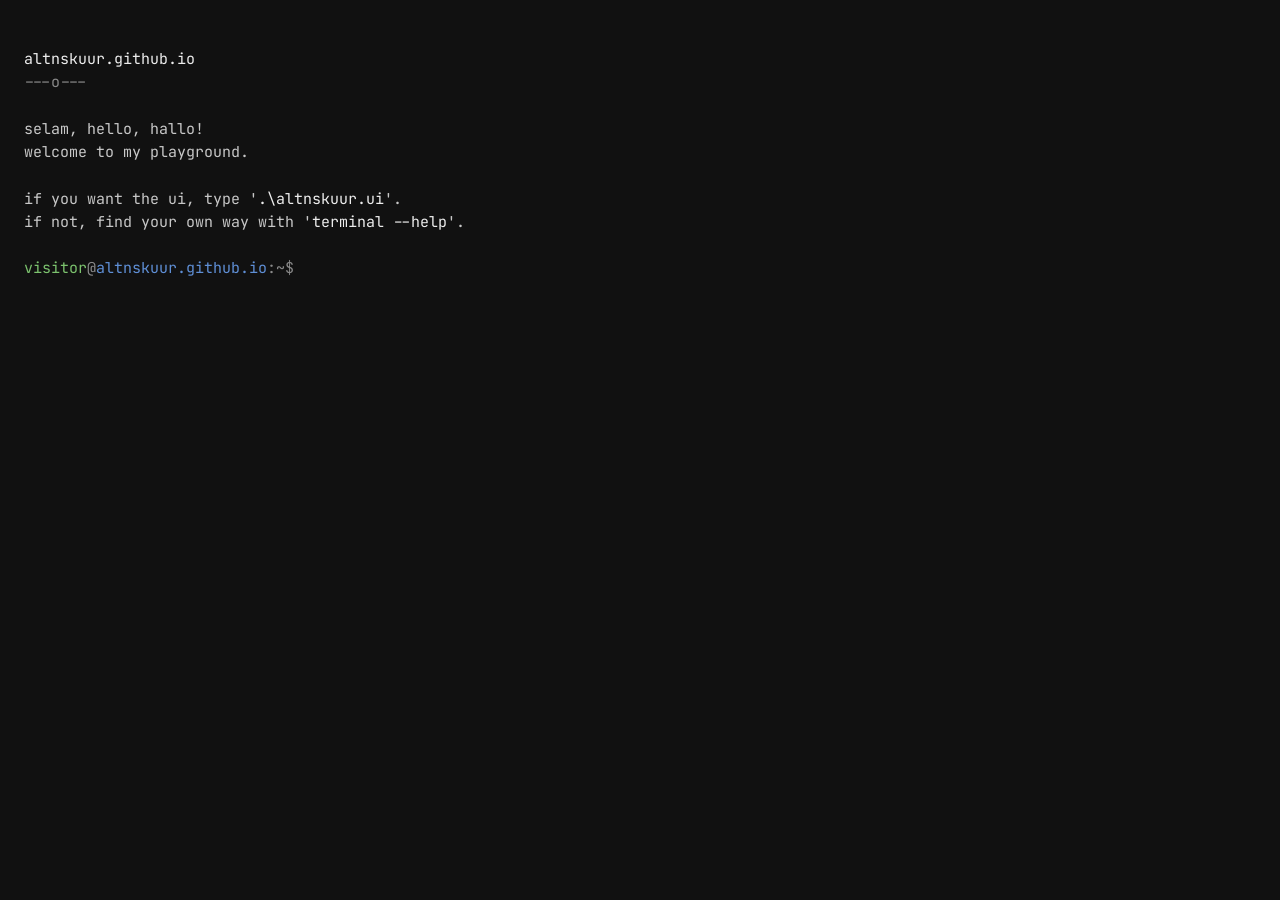
<file: Claude outputs/site-preview.html>
<!DOCTYPE html>
<html lang="en">

<head>
<script>window.__PAGES={"index.html": "\u003c!DOCTYPE html>\n\u003chtml lang=\"en\">\n\n\u003chead>\n    \u003cmeta charset=\"UTF-8\">\n    \u003cmeta name=\"viewport\" content=\"width=device-width, initial-scale=1.0\">\n    \u003ctitle>U\u011fur Alt\u0131n\u0131\u015f\u0131k \u2014 Software Engineer\u003c/title>\n    \u003cmeta name=\"description\" content=\"U\u011fur Alt\u0131n\u0131\u015f\u0131k \u2014 Software Engineer working on embedded Linux and firmware. Portfolio, experience and projects.\">\n    \u003cmeta name=\"author\" content=\"U\u011fur Alt\u0131n\u0131\u015f\u0131k\">\n    \u003cmeta name=\"theme-color\" content=\"#111111\">\n    \u003clink rel=\"icon\" type=\"image/png\" href=\"[data-uri]\">\n    \u003clink rel=\"apple-touch-icon\" href=\"profile.jpg\">\n\n    \u003c!-- Open Graph / social previews -->\n    \u003cmeta property=\"og:type\" content=\"website\">\n    \u003cmeta property=\"og:url\" content=\"https://altnskuur.github.io/\">\n    \u003cmeta property=\"og:title\" content=\"U\u011fur Alt\u0131n\u0131\u015f\u0131k \u2014 Software Engineer\">\n    \u003cmeta property=\"og:description\" content=\"Embedded Linux & firmware engineer. Portfolio, experience and projects.\">\n    \u003cmeta property=\"og:image\" content=\"https://altnskuur.github.io/profile.jpg\">\n    \u003cmeta name=\"twitter:card\" content=\"summary\">\n\n    \u003clink rel=\"preconnect\" href=\"https://fonts.googleapis.com\">\n    \u003clink rel=\"preconnect\" href=\"https://fonts.gstatic.com\" crossorigin>\n    \u003clink href=\"https://fonts.googleapis.com/css2?family=JetBrains+Mono:wght@400;700&display=swap\" rel=\"stylesheet\">\n\n    \u003cstyle>\n        :root {\n            --bg: #111111;\n            --fg: #c8c8c8;\n            --muted: #8a8a8a;\n            --bright: #ededed;\n            --user: #7cc36e;\n            --host: #5f8fd6;\n            --err: #e06c6c;\n            --accent: #d7b46a;\n            --font: 'JetBrains Mono', ui-monospace, SFMono-Regular, Menlo, Consolas, monospace;\n        }\n\n        *, *::before, *::after { box-sizing: border-box; margin: 0; padding: 0; }\n\n        html, body { height: 100%; }\n\n        body {\n            background: var(--bg);\n            color: var(--fg);\n            font-family: var(--font);\n            font-size: 15px;\n            line-height: 1.55;\n            -webkit-font-smoothing: antialiased;\n        }\n\n        .terminal {\n            max-width: 860px;\n            min-height: 100%;\n            padding: 3rem 1.5rem 4rem;\n            cursor: text;\n        }\n\n        .line { white-space: pre-wrap; word-break: break-word; min-height: 1.55em; }\n        .muted { color: var(--muted); }\n        .bright { color: var(--bright); }\n        .err { color: var(--err); }\n        .user { color: var(--user); }\n        .host { color: var(--host); }\n\n        a { color: var(--host); }\n        a:hover { color: var(--accent); }\n\n        .help-row { display: grid; grid-template-columns: 17ch 1fr; gap: 1ch; }\n\n        .input-line { display: flex; align-items: baseline; }\n        .prompt { white-space: pre; flex-shrink: 0; }\n        #cmd {\n            flex: 1;\n            min-width: 0;\n            background: transparent;\n            border: 0;\n            outline: 0;\n            color: var(--bright);\n            font: inherit;\n            caret-color: var(--bright);\n            margin-left: 1ch;\n        }\n\n        noscript p { margin-top: 1rem; }\n\n        @media (max-width: 600px) {\n            body { font-size: 13px; }\n            .terminal { padding: 1.5rem 1rem 3rem; }\n            .help-row { grid-template-columns: 1fr; gap: 0; margin-bottom: 0.35rem; }\n            .help-row .muted { padding-left: 2ch; }\n            #cmd { font-size: 16px; } /* stops iOS from zooming on focus */\n        }\n    \u003c/style>\n\u003c/head>\n\n\u003cbody>\n    \u003cmain class=\"terminal\" id=\"terminal\" aria-label=\"Interactive terminal\">\n        \u003cdiv id=\"output\" aria-live=\"polite\">\u003c/div>\n        \u003cdiv class=\"input-line\">\n            \u003cspan class=\"prompt\">\u003cspan class=\"user\">visitor\u003c/span>\u003cspan class=\"muted\">@\u003c/span>\u003cspan class=\"host\">altnskuur.github.io\u003c/span>\u003cspan class=\"muted\">:~$\u003c/span>\u003c/span>\n            \u003cinput id=\"cmd\" type=\"text\" autocomplete=\"off\" autocapitalize=\"off\" autocorrect=\"off\" spellcheck=\"false\"\n                aria-label=\"Type a command\" autofocus>\n        \u003c/div>\n        \u003cnoscript>\n            \u003cp>javascript is off, so the terminal is asleep. \u003ca href=\"portfolio.html\">go straight to the portfolio \u2192\u003c/a>\u003c/p>\n        \u003c/noscript>\n    \u003c/main>\n\n    \u003cscript>\n        (function () {\n            const out = document.getElementById('output');\n            const input = document.getElementById('cmd');\n            const term = document.getElementById('terminal');\n\n            const UI_CMD = '.\\\\altnskuur.ui';\n            const HELP_CMD = 'terminal --help';\n            const LINKS = {\n                github: 'https://github.com/altnskuur',\n                linkedin: 'https://www.linkedin.com/in/altnskuur/',\n                email: 'mailto:m.altinisiku@gmail.com'\n            };\n\n            const history = [];\n            let histIdx = 0;\n            let misses = 0;\n\n            // ---------- output helpers ----------\n            function esc(s) {\n                return String(s).replace(/[&\u003c>\"']/g, c => ({ '&': '&amp;', '\u003c': '&lt;', '>': '&gt;', '\"': '&quot;', \"'\": '&#39;' }[c]));\n            }\n            function print(html, cls) {\n                const div = document.createElement('div');\n                div.className = 'line' + (cls ? ' ' + cls : '');\n                div.innerHTML = html === '' ? '&nbsp;' : html;\n                out.appendChild(div);\n            }\n            function blank() { print(''); }\n            function cmdLink(c) {\n                return '\u003cspan class=\"bright\">' + esc(c) + '\u003c/span>';   // plain text: visitors type, they don't click\n            }\n            function echoPrompt(raw) {\n                print('\u003cspan class=\"user\">visitor\u003c/span>\u003cspan class=\"muted\">@\u003c/span>\u003cspan class=\"host\">altnskuur.github.io\u003c/span>\u003cspan class=\"muted\">:~$\u003c/span> \u003cspan class=\"bright\">' + esc(raw) + '\u003c/span>');\n            }\n            function go(url, label) {\n                print('\u003cspan class=\"muted\">launching ' + esc(label) + ' ...\u003c/span>');\n                setTimeout(() => { window.__nav(url); }, 450);\n            }\n            function openTab(url, label) {\n                print('\u003cspan class=\"muted\">opening ' + esc(label) + ' in a new tab ...\u003c/span>');\n                window.open(url, '_blank', 'noopener');\n            }\n\n            // ---------- banner ----------\n            function banner() {\n                print('\u003cspan class=\"bright\">altnskuur.github.io\u003c/span>');\n                print('\u003cspan class=\"muted\">---o---\u003c/span>');\n                blank();\n                print('selam, hello, hallo!');\n                print('welcome to my playground.');\n                blank();\n                print(\"if you want the ui, type '\" + cmdLink(UI_CMD) + \"'.\");\n                print(\"if not, find your own way with '\" + cmdLink(HELP_CMD) + \"'.\");\n                blank();\n            }\n\n            // ---------- commands ----------\n            const PAGES = ['core', 'knowledge', 'records', 'pickups', 'cv', 'say-hello', 'links'];\n\n            const commands = {\n                help() {\n                    blank();\n                    print('cd and ls commands are working!');\n                    blank();\n                    print('what do you wanna learn about me:');\n                    blank();\n                    const rows = [\n                        [UI_CMD, \"we're trying to build the best ui with claude!\"],\n                        ['core', 'my projects, we call them core here'],\n                        ['knowledge', 'i try to produce technical outputs'],\n                        ['records', 'you can check out my adventures'],\n                        ['pickups', 'some things i like to follow'],\n                        ['cv', 'some formal stuff'],\n                        ['say-hello', 'leave me a lovely message'],\n                        ['links', 'links i liked around the internet']\n                    ];\n                    rows.forEach(([c, d]) => print('\u003cdiv class=\"help-row\">' + cmdLink(c) + '\u003cspan class=\"muted\">- ' + esc(d) + '\u003c/span>\u003c/div>'));\n                    blank();\n                    print('\u003cspan class=\"muted\">tip: \u2191/\u2193 for history, tab to autocomplete.\u003c/span>');\n                    blank();\n                },\n                ui() { go('portfolio.html', 'the ui'); },\n                core() { go('portfolio.html#core', 'core'); },\n                knowledge() { go('portfolio.html#knowledge', 'knowledge'); },\n                records() { go('portfolio.html#records', 'records'); },\n                pickups() { go('portfolio.html#pickups', 'pickups'); },\n                'say-hello'() { go('portfolio.html#say-hello', \"say 'hello altnskuur!'\"); },\n                links() { go('portfolio.html#links', 'links i liked'); },\n                about() {\n                    blank();\n                    print('\u003cspan class=\"bright\">u\u011fur alt\u0131n\u0131\u015f\u0131k\u003c/span> \u2014 software engineer at meva avionics, ankara.');\n                    print('i write firmware and embedded linux for things that fly.');\n                    print('c, c++, linux, and way too many uart logs.');\n                    print('off-screen: diving, basketball, tuesday football and new cities.');\n                    blank();\n                    print('\u003cspan class=\"muted\">more in the ui \u2192\u003c/span> ' + cmdLink(UI_CMD));\n                    blank();\n                },\n                ls() {\n                    print(PAGES.map(cmdLink).join('    '));\n                },\n                github() { openTab(LINKS.github, 'github'); },\n                linkedin() { openTab(LINKS.linkedin, 'linkedin'); },\n                email() {\n                    print('\u003ca href=\"' + LINKS.email + '\">m.altinisiku@gmail.com\u003c/a> \u003cspan class=\"muted\">\u2014 opening your mail app ...\u003c/span>');\n                    window.location.href = LINKS.email;\n                },\n                whoami() { print('visitor. a curious one, apparently.'); },\n                pwd() { print('/home/visitor'); },\n                date() { print(esc(new Date().toString())); },\n                history() {\n                    history.forEach((h, i) => print('\u003cspan class=\"muted\">' + String(i + 1).padStart(4, ' ') + '\u003c/span>  ' + esc(h)));\n                },\n                clear() { out.innerHTML = ''; },\n                home() { out.innerHTML = ''; banner(); },\n                exit() { print('there is no exit. only ' + cmdLink(UI_CMD) + '.'); },\n                sudo() { print('nice try. this incident will be reported (to nobody).', 'err'); },\n                rm() { print(\"please don't. i just finished building this.\", 'err'); }\n            };\n            // aliases\n            [UI_CMD, './altnskuur.ui', 'altnskuur.ui', 'portfolio'].forEach(a => commands[a] = commands.ui);\n            commands.cv = () => go('cv.html', 'cv');\n            commands['?'] = commands.help;\n            commands['man'] = commands.help;\n            commands['mail'] = commands.email;\n\n            const COMPLETIONS = [UI_CMD, HELP_CMD, 'core', 'knowledge', 'records', 'pickups', 'cv', 'say-hello', 'links', 'about', 'ls', 'github', 'linkedin', 'email', 'whoami', 'history', 'clear', 'sudo', 'portfolio'];\n\n            function run(raw) {\n                // accept commands typed with quotes too: '.\\altnskuur.ui'\n                const line = raw.trim().replace(/^(['\"])(.*)\\1$/, '$2').trim();\n                echoPrompt(raw);\n                if (!line) return;\n                history.push(line);\n                histIdx = history.length;\n\n                const [name, ...args] = line.split(/\\s+/);\n                const key = name.toLowerCase();\n\n                if (key === 'cd' || key === 'open') {\n                    const arg = args[0] || '';\n                    const target = arg.replace(/^[./\\\\]+/, '').replace(/\\.html$/, '').toLowerCase();\n                    if (!target || target === '~') return print('\u003cspan class=\"muted\">you are already home.\u003c/span>');\n                    if (PAGES.includes(target)) { misses = 0; return commands[target](); }\n                    if (target === 'ui' || target === 'portfolio' || target === 'hello') { misses = 0; return commands.ui(); }\n                    misses++;\n                    return print('bash: ' + esc(key) + ': ' + esc(arg) + ': no such file or directory' + (misses > 1 ? \". that's \" + misses + ' misses in a row.' : ''), 'err');\n                }\n                if (key === 'echo') return print(esc(args.join(' ')));\n                if (key === 'terminal') {\n                    if (['--help', '-h', 'help'].includes((args[0] || '').toLowerCase())) { misses = 0; return commands.help(); }\n                    return print(\"usage: '\" + cmdLink(HELP_CMD) + \"'\");\n                }\n\n                if (Object.prototype.hasOwnProperty.call(commands, key)) {\n                    misses = 0;\n                    return commands[key](args);\n                }\n                misses++;\n                print('ups! come on, you can do this.', 'err');\n            }\n\n            // ---------- input handling ----------\n            input.addEventListener('keydown', e => {\n                if (e.key === 'Enter') {\n                    const v = input.value;\n                    input.value = '';\n                    run(v);\n                    input.scrollIntoView({ block: 'nearest' });\n                } else if (e.key === 'ArrowUp') {\n                    if (histIdx > 0) { histIdx--; input.value = history[histIdx]; }\n                    e.preventDefault();\n                } else if (e.key === 'ArrowDown') {\n                    if (histIdx \u003c history.length - 1) { histIdx++; input.value = history[histIdx]; }\n                    else { histIdx = history.length; input.value = ''; }\n                    e.preventDefault();\n                } else if (e.key === 'Tab') {\n                    e.preventDefault();\n                    const v = input.value.toLowerCase();\n                    if (!v) return;\n                    const hits = COMPLETIONS.filter(c => c.startsWith(v));\n                    if (hits.length === 1) input.value = hits[0];\n                    else if (hits.length > 1) { echoPrompt(input.value); print(hits.map(esc).join('    '), 'muted'); }\n                } else if (e.key === 'l' && e.ctrlKey) {\n                    e.preventDefault();\n                    commands.clear();\n                }\n            });\n\n            // click anywhere to focus the prompt (without breaking text selection)\n            term.addEventListener('click', () => {\n                if (!window.getSelection().toString()) input.focus();\n            });\n\n            banner();\n            input.focus();\n        })();\n    \u003c/script>\n\u003cscript>document.addEventListener('click',function(e){var a=e.target.closest&&e.target.closest('a[href]');if(!a)return;var h=a.getAttribute('href');if(h.charAt(0)==='#'){e.preventDefault();window.__hash=h;window.dispatchEvent(new HashChangeEvent('hashchange'));return;}if(/^(index|portfolio|cv)\\.html(#.*)?$/.test(h)){e.preventDefault();window.__nav(h);}});\u003c/script>\u003c/body>\n\n\u003c/html>\n", "portfolio.html": "\u003c!DOCTYPE html>\n\u003chtml lang=\"en\">\n\n\u003chead>\n    \u003cmeta charset=\"UTF-8\">\n    \u003cmeta name=\"viewport\" content=\"width=device-width, initial-scale=1.0\">\n    \u003ctitle>U\u011fur Alt\u0131n\u0131\u015f\u0131k\u003c/title>\n    \u003cmeta name=\"description\" content=\"U\u011fur Alt\u0131n\u0131\u015f\u0131k \u2014 software engineer in Ankara. Projects, notes, videos and travel.\">\n    \u003cmeta name=\"author\" content=\"U\u011fur Alt\u0131n\u0131\u015f\u0131k\">\n    \u003clink rel=\"icon\" type=\"image/png\" href=\"[data-uri]\">\n    \u003clink rel=\"apple-touch-icon\" href=\"profile.jpg\">\n\n    \u003cmeta property=\"og:type\" content=\"website\">\n    \u003cmeta property=\"og:url\" content=\"https://altnskuur.github.io/portfolio.html\">\n    \u003cmeta property=\"og:title\" content=\"U\u011fur Alt\u0131n\u0131\u015f\u0131k\">\n    \u003cmeta property=\"og:description\" content=\"Software engineer in Ankara. Projects, notes, videos and travel.\">\n    \u003cmeta property=\"og:image\" content=\"https://altnskuur.github.io/profile.jpg\">\n    \u003cmeta name=\"twitter:card\" content=\"summary\">\n\n    \u003c!-- apply saved theme before paint (no flash) -->\n    \u003cscript>\n        try { const t = localStorage.getItem('theme'); if (t) document.documentElement.dataset.theme = t; } catch (e) { }\n    \u003c/script>\n\n    \u003clink rel=\"preconnect\" href=\"https://fonts.googleapis.com\">\n    \u003clink rel=\"preconnect\" href=\"https://fonts.gstatic.com\" crossorigin>\n    \u003clink href=\"https://fonts.googleapis.com/css2?family=Inter:wght@400;500;600;700&family=JetBrains+Mono:wght@400&display=swap\" rel=\"stylesheet\">\n    \u003cstyle>/* ==========================================================================\n   altnskuur \u2014 ui\n   3-panel layout: nav (left) \u00b7 content (middle) \u00b7 detail panel (right)\n   ========================================================================== */\n\n*, *::before, *::after { box-sizing: border-box; margin: 0; padding: 0; }\n\n:root {\n    --bg: #ffffff;\n    --bg-soft: #f6f6f5;\n    --bg-hover: #f1f1ef;\n    --line: #ececea;\n    --text: #2b2b2e;\n    --text-strong: #151517;\n    --muted: #75757c;\n    --faint: #a3a3a9;\n    --accent: #1d70b8;\n    --shadow: 0 1px 2px rgba(0, 0, 0, .04), 0 8px 24px rgba(0, 0, 0, .06);\n\n    --font: 'Inter', -apple-system, BlinkMacSystemFont, \"Segoe UI\", Roboto, sans-serif;\n    --mono: 'JetBrains Mono', ui-monospace, SFMono-Regular, Menlo, Consolas, monospace;\n\n    --nav-w: 190px;\n    --mid-w: 720px;\n    --panel-w: 440px;\n}\n\n@media (prefers-color-scheme: dark) {\n    :root:not([data-theme=\"light\"]) {\n        --bg: #111111;\n        --bg-soft: #1a1a1b;\n        --bg-hover: #1f1f21;\n        --line: #262628;\n        --text: #cfcfd3;\n        --text-strong: #f1f1f3;\n        --muted: #8d8d95;\n        --faint: #5e5e66;\n        --accent: #6ea8e6;\n        --shadow: 0 1px 2px rgba(0, 0, 0, .3), 0 8px 24px rgba(0, 0, 0, .35);\n    }\n}\n\n:root[data-theme=\"dark\"] {\n    --bg: #111111;\n    --bg-soft: #1a1a1b;\n    --bg-hover: #1f1f21;\n    --line: #262628;\n    --text: #cfcfd3;\n    --text-strong: #f1f1f3;\n    --muted: #8d8d95;\n    --faint: #5e5e66;\n    --accent: #6ea8e6;\n    --shadow: 0 1px 2px rgba(0, 0, 0, .3), 0 8px 24px rgba(0, 0, 0, .35);\n}\n\nhtml { -webkit-text-size-adjust: 100%; }\n\nbody {\n    background: var(--bg);\n    color: var(--text);\n    font-family: var(--font);\n    font-size: 15px;\n    line-height: 1.65;\n    -webkit-font-smoothing: antialiased;\n    transition: background-color .2s, color .2s;\n}\n\na { color: inherit; }\nbutton { font: inherit; color: inherit; background: none; border: 0; cursor: pointer; }\n\n/* --------------------------------------------------------------------------\n   Layout\n   -------------------------------------------------------------------------- */\n.app {\n    display: grid;\n    grid-template-columns: var(--nav-w) minmax(0, var(--mid-w)) clamp(300px, calc(100vw - 1160px), var(--panel-w));   /* the middle gets space first */\n    gap: 0 3.5rem;\n    max-width: calc(var(--nav-w) + var(--mid-w) + var(--panel-w) + 7rem + 4rem);   /* columns + gaps + side padding */\n    margin: 0 auto;\n    padding: 3.25rem 2rem 4rem;\n    align-items: start;\n}\n\n/* ---------- left: nav ---------- */\n.nav {\n    position: sticky;\n    top: 3.25rem;\n    display: flex;\n    flex-direction: column;\n    align-items: flex-end;\n    gap: .2rem;\n    padding-right: 3.5rem;\n    margin-right: -3.5rem;          /* the divider sits in the gap */\n    border-right: 1px solid var(--line);\n    min-height: 34rem;\n}\n\n.nav a {\n    color: var(--muted);\n    text-decoration: none;\n    font-size: .95rem;\n    line-height: 1.75;\n    text-align: right;\n    white-space: nowrap;\n    transition: color .15s;\n}\n\n.nav a:hover { color: var(--text-strong); }\n\n.nav a.active {\n    color: var(--text-strong);\n    font-weight: 600;\n    text-decoration: underline;\n    text-underline-offset: 4px;\n    text-decoration-thickness: 1.5px;\n}\n\n.nav .nav-ext::after {\n    content: \"\u2197\";\n    font-size: .75em;\n    margin-left: .2em;\n    color: var(--faint);\n}\n\n/* ---------- middle: content ---------- */\n.main { min-width: 0; padding-left: 3.5rem; }\n\n.eyebrow {\n    font-size: .8rem;\n    color: var(--muted);\n    margin-bottom: .1rem;\n}\n\n.page-title {\n    font-size: 1rem;\n    font-weight: 600;\n    color: var(--text-strong);\n    margin-bottom: 2rem;\n}\n\n.block { margin-bottom: 2.25rem; }\n\n.block h2 {\n    font-size: 1.05rem;\n    font-weight: 600;\n    color: var(--text-strong);\n    margin-bottom: .55rem;\n    letter-spacing: -.005em;\n}\n\n.block p { margin-bottom: .75rem; }\n.block p:last-child { margin-bottom: 0; }\n\n.kv { display: grid; grid-template-columns: max-content 1fr; gap: .25rem 1rem; }\n.kv dt { color: var(--muted); }\n.kv dd { color: var(--text-strong); }\n\n.note {\n    font-size: .85rem;\n    color: var(--muted);\n    border-left: 2px solid var(--line);\n    padding-left: .8rem;\n}\n\n/* hello world! header: greeting + tabs */\n.handle {\n    font-size: 1.15rem;\n    font-weight: 600;\n    line-height: 1.3;\n    color: var(--text-strong);\n    margin-bottom: .9rem;\n}\n\n.subnav {\n    display: flex;\n    align-items: flex-end;\n    justify-content: flex-end;\n    border-bottom: 1px solid var(--line);\n    margin-bottom: 2rem;\n    font-size: .9rem;\n}\n\n.tabs { display: flex; gap: 1rem; }\n\n.tabs button {\n    color: var(--muted);\n    padding-bottom: .65rem;\n    margin-bottom: -1px;\n    border-bottom: 1px solid transparent;\n    transition: color .15s, border-color .15s;\n}\n.tabs button:hover { color: var(--text-strong); }\n.tabs button[aria-selected=\"true\"] { color: var(--text-strong); border-bottom-color: var(--text-strong); }\n\n.prose p { margin-bottom: 1.1rem; }\n\n/* rotating words in \"what i'm doing\" */\n.rotator {\n    display: inline-block;\n    transition: opacity .25s ease, transform .25s ease;\n}\n.rotator.out { opacity: 0; transform: translateY(-4px); }\n.rotator .plain { color: var(--text-strong); }\n\n/* clickable list rows \u2192 open in the right panel */\n.list { list-style: none; display: flex; flex-direction: column; margin: 0 -.75rem; }\n\n.item {\n    display: grid;\n    grid-template-columns: 1fr auto;\n    gap: .1rem 1rem;\n    width: 100%;\n    text-align: left;\n    padding: .6rem .75rem;\n    border-radius: 10px;\n    transition: background-color .15s;\n}\n\n.item:hover, .item:focus-visible { background: var(--bg-hover); outline: none; }\n.item.selected { background: var(--bg-soft); box-shadow: inset 2px 0 0 var(--accent); }\n\n.item-title { color: var(--text-strong); font-weight: 500; }\n.item-meta { color: var(--faint); font-size: .85rem; white-space: nowrap; }\n.item-sub { grid-column: 1 / -1; color: var(--muted); font-size: .9rem; line-height: 1.5; }\n\n.inline-open {\n    color: var(--text-strong);\n    text-decoration: underline;\n    text-decoration-color: var(--faint);\n    text-underline-offset: 3px;\n}\n.inline-open:hover { text-decoration-color: var(--text-strong); }\n\n/* footer */\n.footer {\n    display: flex;\n    align-items: center;\n    gap: .9rem;\n    margin-top: 2.5rem;\n    padding-top: 1.25rem;\n    border-top: 1px solid var(--line);\n    color: var(--muted);\n    font-size: .9rem;\n}\n\n.footer .spacer { flex: 1; }\n\n.footer a, .footer button {\n    display: inline-flex;\n    color: var(--muted);\n    text-decoration: none;\n    transition: color .15s;\n}\n.footer a:hover, .footer button:hover { color: var(--text-strong); }\n.footer svg { width: 17px; height: 17px; }\n\n.footer .term-link { font-family: var(--mono); font-size: .8rem; }\n\n/* ---------- right: detail panel ---------- */\n.panel {\n    position: sticky;\n    top: 3.25rem;\n    max-height: calc(100vh - 6.5rem);\n    overflow-y: auto;\n    scrollbar-width: thin;\n}\n\n.panel-card {\n    background: var(--bg-soft);\n    border: 1px solid var(--line);\n    border-radius: 14px;\n    padding: 1.5rem 1.5rem 1.6rem;\n    animation: panel-in .22s ease-out;\n}\n\n@keyframes panel-in {\n    from { opacity: 0; transform: translateY(6px); }\n    to { opacity: 1; transform: none; }\n}\n\n.panel-head { display: flex; align-items: flex-start; gap: 1rem; margin-bottom: 1rem; }\n.panel-head .titles { flex: 1; min-width: 0; }\n.panel-kicker { font-size: .78rem; color: var(--muted); text-transform: lowercase; }\n.panel-title { font-size: 1.15rem; font-weight: 600; color: var(--text-strong); line-height: 1.35; }\n\n.panel-close {\n    flex-shrink: 0;\n    width: 30px; height: 30px;\n    border-radius: 8px;\n    display: grid; place-items: center;\n    color: var(--muted);\n}\n.panel-close:hover { background: var(--bg-hover); color: var(--text-strong); }\n.panel-close svg { width: 16px; height: 16px; }\n\n.panel-body p { margin-bottom: .75rem; }\n.panel-body ul { padding-left: 1.1rem; margin-bottom: .75rem; }\n.panel-body li { margin-bottom: .35rem; }\n\n.tags { display: flex; flex-wrap: wrap; gap: .35rem; margin: .25rem 0 1rem; }\n.tag {\n    font-size: .75rem;\n    font-family: var(--mono);\n    color: var(--muted);\n    border: 1px solid var(--line);\n    border-radius: 999px;\n    padding: .05rem .55rem;\n}\n\n.btn {\n    display: inline-flex;\n    align-items: center;\n    gap: .4rem;\n    margin-top: .5rem;\n    padding: .45rem .85rem;\n    border-radius: 8px;\n    background: var(--text-strong);\n    color: var(--bg);\n    text-decoration: none;\n    font-size: .88rem;\n    font-weight: 500;\n}\n.btn:hover { opacity: .85; }\n\n/* embedded players (spotify, youtube) inside the right panel */\n.embed {\n    position: relative;\n    margin: .25rem 0 .75rem;\n    min-height: 352px;\n    border-radius: 12px;\n    background: var(--bg-hover);\n}\n/* shown behind the player until it loads (or if the browser blocks it) */\n.embed::before {\n    content: attr(data-fallback);\n    position: absolute;\n    inset: 0;\n    display: grid;\n    place-items: center;\n    color: var(--muted);\n    font-size: .85rem;\n}\n.embed iframe { position: relative; z-index: 1; display: block; width: 100%; border: 0; border-radius: 12px; }\n\n.video-slot {\n    aspect-ratio: 16 / 9;\n    border-radius: 10px;\n    border: 1px dashed var(--faint);\n    display: grid; place-items: center;\n    color: var(--muted);\n    font-size: .85rem;\n    margin-bottom: 1rem;\n    text-align: center;\n    padding: 1rem;\n}\n\n.backdrop { display: none; }\n\n/* --------------------------------------------------------------------------\n   Responsive\n   -------------------------------------------------------------------------- */\n\n/* medium: right panel turns into a slide-in drawer */\n@media (max-width: 1180px) {\n    .app { grid-template-columns: var(--nav-w) minmax(0, 1fr); max-width: 900px; }\n\n    .panel {\n        position: fixed;\n        top: 0; right: 0; bottom: 0;\n        width: min(460px, 92vw);\n        max-height: none;\n        background: var(--bg);\n        border-left: 1px solid var(--line);\n        box-shadow: var(--shadow);\n        padding: 1.25rem;\n        transform: translateX(105%);\n        transition: transform .25s ease;\n        z-index: 20;\n    }\n    .panel.open { transform: none; }\n    .panel .panel-card { border: 0; background: none; padding: .25rem; animation: none; }\n\n    .backdrop {\n        display: block;\n        position: fixed; inset: 0;\n        background: rgba(0, 0, 0, .25);\n        opacity: 0; pointer-events: none;\n        transition: opacity .25s;\n        z-index: 15;\n    }\n    .backdrop.show { opacity: 1; pointer-events: auto; }\n}\n\n/* small: nav on top, horizontal */\n@media (max-width: 720px) {\n    body { font-size: 15px; }\n    .app { display: block; padding: 1rem 1rem 3rem; }\n\n    .nav {\n        position: sticky;\n        top: 0;\n        z-index: 10;\n        flex-direction: row;\n        align-items: center;\n        gap: 1.1rem;\n        overflow-x: auto;\n        scrollbar-width: none;\n        min-height: 0;\n        margin: 0 -1rem 1.75rem;\n        padding: .75rem 1rem;\n        border-right: 0;\n        border-bottom: 1px solid var(--line);\n        background: var(--bg);\n    }\n    .nav::-webkit-scrollbar { display: none; }\n\n    .main { padding-left: 0; }\n\n    .panel {\n        top: auto; left: 0; right: 0; bottom: 0;\n        width: 100%;\n        max-height: 85vh;\n        border-left: 0;\n        border-top: 1px solid var(--line);\n        border-radius: 16px 16px 0 0;\n        transform: translateY(105%);\n    }\n}\n\n@media (prefers-reduced-motion: reduce) {\n    * { animation: none !important; transition: none !important; }\n}\n\u003c/style>\n\u003c/head>\n\n\u003cbody>\n    \u003cdiv class=\"app\">\n        \u003c!-- LEFT \u00b7 navigation -->\n        \u003cnav class=\"nav\" id=\"nav\" aria-label=\"Sections\">\u003c/nav>\n\n        \u003c!-- MIDDLE \u00b7 content -->\n        \u003cmain class=\"main\">\n            \u003cdiv id=\"view\" aria-live=\"polite\">\u003c/div>\n\n            \u003cfooter class=\"footer\">\n                \u003ca class=\"term-link\" href=\"index.html\" title=\"back to the terminal\">~/terminal\u003c/a>\n                \u003ca href=\"mailto:m.altinisiku@gmail.com\" title=\"email\" aria-label=\"email\">\n                    \u003csvg viewBox=\"0 0 24 24\" fill=\"none\" stroke=\"currentColor\" stroke-width=\"1.8\" stroke-linecap=\"round\" stroke-linejoin=\"round\">\u003crect x=\"3\" y=\"5\" width=\"18\" height=\"14\" rx=\"2\"/>\u003cpath d=\"m3 7 9 6 9-6\"/>\u003c/svg>\n                \u003c/a>\n                \u003ca href=\"https://www.linkedin.com/in/altnskuur/\" target=\"_blank\" rel=\"noopener noreferrer\" title=\"linkedin\" aria-label=\"linkedin\">\n                    \u003csvg viewBox=\"0 0 24 24\" fill=\"none\" stroke=\"currentColor\" stroke-width=\"1.8\" stroke-linecap=\"round\" stroke-linejoin=\"round\">\u003crect x=\"3\" y=\"3\" width=\"18\" height=\"18\" rx=\"3\"/>\u003cpath d=\"M8 11v5M8 8v.01M12 16v-5M16 16v-3a2 2 0 0 0-4 0\"/>\u003c/svg>\n                \u003c/a>\n                \u003ca href=\"https://github.com/altnskuur\" target=\"_blank\" rel=\"noopener noreferrer\" title=\"github\" aria-label=\"github\">\n                    \u003csvg viewBox=\"0 0 24 24\" fill=\"none\" stroke=\"currentColor\" stroke-width=\"1.8\" stroke-linecap=\"round\" stroke-linejoin=\"round\">\u003cpath d=\"M9 19c-4.3 1.4-4.3-2.5-6-3m12 5v-3.5c0-1 .1-1.4-.5-2 2.8-.3 5.5-1.4 5.5-6a4.6 4.6 0 0 0-1.3-3.2 4.2 4.2 0 0 0-.1-3.2s-1.1-.3-3.5 1.3a12.3 12.3 0 0 0-6.2 0C6.5 2.8 5.4 3.1 5.4 3.1a4.2 4.2 0 0 0-.1 3.2A4.6 4.6 0 0 0 4 9.5c0 4.6 2.7 5.7 5.5 6-.6.6-.6 1.2-.5 2V21\"/>\u003c/svg>\n                \u003c/a>\n                \u003ca href=\"https://www.youtube.com/\" target=\"_blank\" rel=\"noopener noreferrer\" title=\"youtube (channel link coming soon)\" aria-label=\"youtube\">\n                    \u003csvg viewBox=\"0 0 24 24\" fill=\"none\" stroke=\"currentColor\" stroke-width=\"1.8\" stroke-linecap=\"round\" stroke-linejoin=\"round\">\u003crect x=\"2.5\" y=\"5\" width=\"19\" height=\"14\" rx=\"4\"/>\u003cpath d=\"m10 9 5 3-5 3z\"/>\u003c/svg>\n                \u003c/a>\n                \u003cspan class=\"spacer\">\u003c/span>\n                \u003cbutton id=\"theme-toggle\" title=\"toggle dark mode\" aria-label=\"toggle dark mode\">\n                    \u003csvg viewBox=\"0 0 24 24\" fill=\"none\" stroke=\"currentColor\" stroke-width=\"1.8\" stroke-linecap=\"round\" stroke-linejoin=\"round\">\u003cpath d=\"M21 12.8A9 9 0 1 1 11.2 3a7 7 0 0 0 9.8 9.8z\"/>\u003c/svg>\n                \u003c/button>\n            \u003c/footer>\n        \u003c/main>\n\n        \u003c!-- RIGHT \u00b7 detail panel (opens when you click something in the middle) -->\n        \u003caside class=\"panel is-default\" id=\"panel\" aria-label=\"Details\">\u003c/aside>\n    \u003c/div>\n    \u003cdiv class=\"backdrop\" id=\"backdrop\">\u003c/div>\n\n    \u003cscript>\n    (() => {\n        /* ==================================================================\n           CONTENT\n           Everything you see lives in this block \u2014 no need to touch the\n           render code below. (In v1.x this moves into markdown files that\n           the Notion sync writes.)\n           ================================================================== */\n\n        // left panel headers \u2014 change the labels here\n        const NAV = [\n            { id: 'hello', label: 'hello world!' },\n            { id: 'core', label: 'core' },\n            { id: 'knowledge', label: 'knowledge' },\n            { id: 'records', label: 'records' },\n            { id: 'pickups', label: 'pickups' },\n            { id: 'cv', label: 'cv', href: 'cv.html' },\n            { id: 'say-hello', label: \"say 'hello altnskuur!'\" },\n            { id: 'links', label: 'links i liked' }\n        ];\n\n        // links i liked \u2014 add one object per link, newest on top.\n        // each one appears in the list and opens in the right panel.\n        // { title: 'name', url: 'https://\u2026', tag: 'blog', why: 'why i liked it' }\n        const LIKED_LINKS = [\n        ];\n\n        // things that open in the right panel\n        const ITEMS = {\n            // ---- core ----\n            'nas': {\n                kicker: 'core \u00b7 meva avionics', title: 'embedded linux nas',\n                tags: ['linux', 'raid', 'samba', 'nfs', '10 GbE'],\n                body: `\u003cp>a high-performance nas for aerospace systems. raid-based storage for fault-tolerant data, a layered architecture (app, hal, bsp) for the carrier board, and samba tuned with multi-channel.\u003c/p>\n                       \u003cul>\u003cli>kernel tuning via sysctl for cpu, ram and i/o\u003c/li>\u003cli>ethernet transfer tests up to 10 GbE\u003c/li>\u003cli>thermal tests, fan control via bios/os, mcu code\u003c/li>\u003c/ul>`\n            },\n            'hw-validation': {\n                kicker: 'core \u00b7 meva avionics', title: 'hardware validation layer',\n                tags: ['c', 'qspi', 'i2c', 'can', 'uart', 'gnss/gsm'],\n                body: `\u003cp>a 3-layer architecture (app, hal, bsp) to check that the hardware is healthy: qspi, i2c and classic can, plus gnss/gsm modules driven with at commands over uart.\u003c/p>`\n            },\n            'bootloader': {\n                kicker: 'core \u00b7 stm defence', title: 'stm32 bootloader',\n                tags: ['stm32', 'c', 'uart', 'iap'],\n                body: `\u003cp>a generic bootloader for stm32 with in-application programming over uart: safe in-field firmware updates, memory partitioning and the jump into the application.\u003c/p>`\n            },\n            'rpmsg': {\n                kicker: 'core \u00b7 stm defence', title: 'rpmsg between a53 and m7',\n                tags: ['rpmsg', 'shared memory', 'cortex-a53', 'cortex-m7'],\n                body: `\u003cp>shared-memory messaging between a cortex-a53 running linux and a cortex-m7, for fast data exchange between the two cores.\u003c/p>`\n            },\n            'jpeg': {\n                kicker: 'core \u00b7 side project', title: 'jpeg encoder & decoder',\n                tags: ['matlab', 'dct', 'huffman', 'dsp'],\n                body: `\u003cp>a full image-compression pipeline from scratch: 2d dct, zigzag scan and huffman coding, plus adaptive quantization based on image entropy to keep psnr above 30.\u003c/p>\n                       \u003cp class=\"note\">plan: port it to c++ \u2192 webassembly and make it playable here.\u003c/p>`,\n                link: { href: 'https://github.com/altnskuur/JPEG', label: 'view on github' }\n            },\n\n            // ---- knowledge ----\n            'self-notes': {\n                kicker: 'knowledge \u00b7 notion', title: 'self-knowledge notes',\n                body: `\u003cp>my running notes: things i learned and want to remember.\u003c/p>\n                       \u003cp class=\"note\">for now these live in notion. soon they'll sync here automatically as til posts.\u003c/p>`,\n                link: { href: 'https://mousy-driver-c59.notion.site/Self-Knowledge-Notes-3cc945c9dc438003be07f4283761ba82', label: 'open in notion' }\n            },\n            'deep-research': {\n                kicker: 'knowledge \u00b7 notion', title: 'deep research',\n                body: `\u003cp>longer write-ups where i dig deep into one topic.\u003c/p>`,\n                link: { href: 'https://mousy-driver-c59.notion.site/Shared-Blogs-3cc945c9dc4380ff8670c4cf017bc69a?pvs=74', label: 'open in notion' }\n            },\n\n            // ---- records (travel / videos) ----\n            ...Object.fromEntries(['berlin', 'budapest', 'samos', 'bratislava', 'vienna'].map(city => [\n                'rec-' + city, {\n                    kicker: 'records \u00b7 travel', title: city,\n                    body: `\u003cdiv class=\"video-slot\">youtube video goes here\u003cbr>(dji osmo action 6)\u003c/div>\n                           \u003cp class=\"note\">no vlog for ${city} yet.\u003c/p>`\n                }\n            ])),\n\n            // ---- pickups ----\n            'diving': { kicker: 'pickups', title: 'diving', body: `\u003cp>cmas 1-star diver.\u003c/p>` },\n            'basketball': { kicker: 'pickups', title: 'basketball', body: `\u003cp>former licensed player. the knees remember.\u003c/p>` },\n            'football': { kicker: 'pickups', title: 'tuesday football', body: `\u003cp>pickup football, every tuesday evening.\u003c/p>` },\n            'gym': { kicker: 'pickups', title: 'gym', body: `\u003cp>2\u20133 times a week.\u003c/p>` },\n            'languages': { kicker: 'pickups', title: 'languages', body: `\u003cp>german telc a2 done. toefl in progress.\u003c/p>` },\n\n            // ---- hello world! ----\n            'now-toefl': { kicker: 'hello world! \u00b7 studying', title: 'toefl ibt', body: `\u003cp>studying for the toefl ibt, to go next to my german telc a2 certificate.\u003c/p>` },\n            'now-cpp': {\n                kicker: 'hello world! \u00b7 studying', title: 'c++',\n                tags: ['modern c++', 'low-level', 'clean architecture'],\n                body: `\u003cp>going deeper into modern and low-level c++: data types, memory management and clean architecture.\u003c/p>\n                       \u003cp>where i practice it: cpp-hashlib.\u003c/p>`\n            },\n            'now-hashlib': {\n                kicker: 'hello world! \u00b7 building', title: 'cpp-hashlib',\n                tags: ['c++', 'md5', 'cryptographic hashing'],\n                body: `\u003cp>a clean-architecture cryptographic hash library, built from scratch with modern and low-level c++.\u003c/p>\n                       \u003cp>it starts with md5, documented step by step, plus engineering notes on why each choice was made: data types, memory management and modern c++ practices.\u003c/p>`,\n                link: { href: 'https://github.com/altnskuur/cpp-hashlib', label: 'view on github' }\n            },\n            'now-site': { kicker: 'hello world! \u00b7 building', title: 'altnskuur.github.io', body: `\u003cp>turning a static cv into a cozy home on the internet. roadmap: notion sync for notes, videos, travel, then my own admin panel and a guestbook.\u003c/p>`, link: { href: 'https://github.com/altnskuur/altnskuur.github.io', label: 'source on github' } },\n\n            // listening \u2192 spotify player opens in the right panel\n            'now-2026': {\n                kicker: 'hello world! \u00b7 listening', title: '2026',\n                body: `\u003cp>i loved 2026 with these songs.\u003c/p>\n                       \u003cdiv class=\"embed\" data-fallback=\"loading the spotify player\u2026\">\u003ciframe src=\"https://open.spotify.com/embed/playlist/3UV2SqEPoeGye1VK2vGbEZ?utm_source=generator\" height=\"352\"\n                           allow=\"autoplay; clipboard-write; encrypted-media; fullscreen; picture-in-picture\" title=\"2026 \u00b7 spotify playlist\">\u003c/iframe>\u003c/div>`\n            },\n\n            // watching\n            'now-supernatural': { kicker: 'hello world! \u00b7 watching', title: 'supernatural', tags: ['tv series'], body: `\u003cp>15 seasons is a really tough challenge for me, but i've managed to finish 8 so far. i'll finish it in the original audio, without subtitles.\u003c/p>` },\n            'now-true-detective': { kicker: 'hello world! \u00b7 watching', title: 'true detective', tags: ['tv series'], body: `\u003cp>one of Matthew McConaughey's speeches made him my role model. because of Matthew, i'm watching this legendary series.\u003cbr>\n                       also, in my opinion, Matthew and Woody are brothers.\u003cbr>\n                       \u003ca class=\"inline-open\" href=\"https://youtube.com/shorts/hhaReQ4LNZw?si=cQksuMgYItC9aHku\" target=\"_blank\" rel=\"noopener noreferrer\">who's your hero?\u003c/a>\u003c/p>` },\n\n            // reading\n            'now-bozkurt': {\n                kicker: 'hello world! \u00b7 reading', title: 'Bozkurt Mustafa Kemal', tags: ['h. c. armstrong', '1932'],\n                body: `\u003cp>written in 1932 by h. c. armstrong, a british officer. it follows mustafa kemal from his childhood in salonica to gallipoli, the war of independence, the founding of the republic and his lonely final years, showing both his bright and his dark sides.\u003c/p>\n                       \u003cp>it was banned in turkey as soon as it came out, and the ban lasted about half a century. the story goes that atat\u00fcrk read it himself, got angry, kept reading until the end and said: \"even my enemy understood me.\"\u003c/p>`\n            },\n            'now-zaman': { kicker: 'hello world! \u00b7 reading', title: 'Zaman\u0131n K\u0131sa Tarihi', tags: ['stephen hawking'], body: `\u003cp>what did the world start with? i like thinking about it and trying to understand it.\u003c/p>` }\n        };\n\n        // hello world! \u2192 \"what i'm doing\"\n        // each row: label + words that take turns every 2 seconds.\n        // [word, item id] \u2192 the item id opens it in the right panel (null = plain text)\n        const NOW = [\n            ['studying', [['toefl ibt', 'now-toefl'], ['c++', 'now-cpp']]],\n            ['building', [['altnskuur.github.io', 'now-site'], ['cpp-hashlib', 'now-hashlib']]],\n            ['listening', [['2026', 'now-2026']]],\n            ['watching', [['supernatural', 'now-supernatural'], ['true detective', 'now-true-detective']]],\n            ['reading', [['Bozkurt Mustafa Kemal', 'now-bozkurt'], ['Zaman\u0131n K\u0131sa Tarihi', 'now-zaman']]]\n        ];\n        const ROTATE_EVERY = 2000; // ms\n\n        // hello world! \u2192 \"brief\" tab\n        const HELLO_BRIEF = `\n                \u003csection class=\"block\">\n                    \u003ch2>who am i\u003c/h2>\n                    \u003cp>i was born in 2000, so you decide how old i am. 26? 27? i don't know either. i was born in konya and i'm from tire/izmir, but i've lived in ankara since 2002. what a cultural chaos. i love cooking and eating, and i'm sure i'll open a restaurant someday. i'm a 1-star cmas diver. i even bought a camera for it, and now i have to enjoy recording my life with it.\u003c/p>\n                \u003c/section>\n\n                \u003csection class=\"block\">\n                    \u003ch2>what i did\u003c/h2>\n                    \u003cp>i enrolled at tobb et\u00fc in 2018 with a full scholarship. back then, i felt like i was achieving a lot, but i learned it was nothing. i graduated with a 2.84/4.00 gpa (i know it's not great, but i'm trying to make up for it). i've worked at 3 companies as an embedded software engineer (2 of them during my student years), on defence industry projects. i really want to share them here, but you know, confidentiality issues.\u003c/p>\n                \u003c/section>\n\n                \u003csection class=\"block\">\n                    \u003ch2>what i'm doing\u003c/h2>\n                    ${nowList()}\n                \u003c/section>\n\n                \u003csection class=\"block\">\n                    \u003ch2>what's next\u003c/h2>\n                    \u003cp class=\"note\">your words go here: where you want to be, what you want to build.\u003c/p>\n                \u003c/section>`;\n\n        // hello world! \u2192 \"autobiography\" tab\n        const HELLO_LONG = `\n                \u003csection class=\"block prose\">\n                    \u003cp>i'm a software engineer at meva avionics, baykar's avionics subsidiary, where i design and develop low-level firmware and embedded linux solutions for mission-critical aerospace and defense systems. my work bridges the gap between raw hardware registers and high-performance operating systems, with a focus on robust system architecture, hardware abstraction and reliable device communication.\u003c/p>\n                    \u003cp>lately i've been deep in an embedded linux nas: a raid-based storage architecture for fault-tolerant data, linux kernel tuning via sysctl to get the most out of cpu, ram and i/o, and benchmarking samba/nfs over high-speed ethernet. alongside that, i've worked a lot on hardware validation layers, qspi/i2c/can, and gnss/gsm modules driven with at commands.\u003c/p>\n                    \u003cp>it all started at tobb university of economics and technology (tobb et\u00fc), where i got my b.sc. in electrical and electronics engineering. those years were shaped as much by people as by coursework: i was president of the ieee student branch, led the gastronomy club, and captained team etu callisto in the teknofest model satellite competition. that's where i learned to run multidisciplinary teams, bring different interests together and build things from scratch.\u003c/p>\n                    \u003cp>outside the embedded world, i try to balance staying active with exploring new cultures. i'm a cmas 1-star diver and a former licensed basketball player, and you'll find me at pickup football every tuesday evening or in the gym 2\u20133 times a week. i love discovering new cultures and history. so far: berlin, budapest, samos, bratislava and vienna. right now i'm grinding for the toefl, to go next to my german telc a2.\u003c/p>\n                \u003c/section>`;\n\n        let helloTab = 'brief';\n\n        // a row in the middle list: [item id, title, meta, subtitle]\n        const VIEWS = {\n            hello: () => `\n                \u003ch1 class=\"handle\">selam, hello, hallo!\u003c/h1>\n                \u003cdiv class=\"subnav\">\n                    \u003cdiv class=\"tabs\" role=\"tablist\">\n                        \u003cbutton role=\"tab\" data-tab=\"brief\" aria-selected=\"${helloTab === 'brief'}\">brief\u003c/button>\n                        \u003cbutton role=\"tab\" data-tab=\"autobiography\" aria-selected=\"${helloTab === 'autobiography'}\">autobiography\u003c/button>\n                    \u003c/div>\n                \u003c/div>\n                ${helloTab === 'brief' ? HELLO_BRIEF : HELLO_LONG}`,\n\n            core: () => `\n                \u003cdiv class=\"eyebrow\">core\u003c/div>\n                \u003ch1 class=\"page-title\">the things i build\u003c/h1>\n                \u003csection class=\"block\">\n                    \u003ch2>work\u003c/h2>\n                    ${list([\n                        ['nas', 'embedded linux nas', '2025 \u2014', 'raid, samba, kernel tuning, 10 GbE'],\n                        ['hw-validation', 'hardware validation layer', '2025 \u2014', 'qspi \u00b7 i2c \u00b7 can \u00b7 gnss/gsm'],\n                        ['bootloader', 'stm32 bootloader', '2024', 'in-application programming over uart'],\n                        ['rpmsg', 'rpmsg between a53 and m7', '2023', 'shared-memory messaging across cores']\n                    ])}\n                \u003c/section>\n                \u003csection class=\"block\">\n                    \u003ch2>side projects\u003c/h2>\n                    ${list([['jpeg', 'jpeg encoder & decoder', 'matlab', 'dct, huffman, adaptive quantization']])}\n                \u003c/section>`,\n\n            knowledge: () => `\n                \u003cdiv class=\"eyebrow\">knowledge\u003c/div>\n                \u003ch1 class=\"page-title\">what i learned today, and what i keep\u003c/h1>\n                \u003csection class=\"block\">\n                    ${list([\n                        ['self-notes', 'self-knowledge notes', 'notion', 'running notes'],\n                        ['deep-research', 'deep research', 'notion', 'long write-ups']\n                    ])}\n                \u003c/section>\n                \u003cp class=\"note\">til posts will appear here once the notion sync is live.\u003c/p>`,\n\n            records: () => `\n                \u003cdiv class=\"eyebrow\">records\u003c/div>\n                \u003ch1 class=\"page-title\">videos, vlogs and places\u003c/h1>\n                \u003csection class=\"block\">\n                    \u003ch2>travel\u003c/h2>\n                    ${list(['berlin', 'budapest', 'samos', 'bratislava', 'vienna'].map(c => ['rec-' + c, c, 'visited', '']))}\n                \u003c/section>\n                \u003cp class=\"note\">shot on the dji osmo action 6, hosted on youtube.\u003c/p>`,\n\n            pickups: () => `\n                \u003cdiv class=\"eyebrow\">pickups\u003c/div>\n                \u003ch1 class=\"page-title\">things i picked up along the way\u003c/h1>\n                \u003csection class=\"block\">\n                    ${list([\n                        ['diving', 'diving', 'cmas 1\u2605', ''],\n                        ['basketball', 'basketball', 'ex-licensed', ''],\n                        ['football', 'tuesday football', 'weekly', ''],\n                        ['gym', 'gym', '2\u20133\u00d7 / week', ''],\n                        ['languages', 'languages', 'de a2 \u00b7 en', '']\n                    ])}\n                \u003c/section>`,\n\n            'say-hello': () => `\n                \u003cdiv class=\"eyebrow\">say 'hello altnskuur!'\u003c/div>\n                \u003ch1 class=\"page-title\">leave a note\u003c/h1>\n                \u003csection class=\"block\">\n                    \u003cp>a guestbook is coming. until then, the fastest way is email:\u003c/p>\n                    \u003cp>\u003ca class=\"inline-open\" href=\"mailto:m.altinisiku@gmail.com\">m.altinisiku@gmail.com\u003c/a>\u003c/p>\n                \u003c/section>`,\n\n            links: () => `\n                \u003cdiv class=\"eyebrow\">links i liked\u003c/div>\n                \u003ch1 class=\"page-title\">good stuff from around the internet\u003c/h1>\n                \u003csection class=\"block\">\n                    ${LIKED_LINKS.length\n                        ? list(LIKED_LINKS.map((l, i) => ['link-' + i, l.title, l.tag || '', hostOf(l.url)]))\n                        : '\u003cp class=\"note\">nothing here yet. the first links are on their way.\u003c/p>'}\n                \u003c/section>`\n        };\n\n        // every liked link gets its own right-panel card\n        function hostOf(url) { try { return new URL(url).hostname.replace(/^www\\./, ''); } catch (e) { return ''; } }\n        LIKED_LINKS.forEach((l, i) => {\n            ITEMS['link-' + i] = {\n                kicker: 'links i liked' + (l.tag ? ' \u00b7 ' + l.tag : ''),\n                title: l.title,\n                body: `\u003cp>${l.why || ''}\u003c/p>\u003cp class=\"note\">${hostOf(l.url)}\u003c/p>`,\n                link: { href: l.url, label: 'visit' }\n            };\n        });\n\n        // right panel stays empty until something is clicked\n        const DEFAULT_PANEL = '';\n\n        /* ==================================================================\n           RENDER (no content below this line)\n           ================================================================== */\n        const $nav = document.getElementById('nav');\n        const $view = document.getElementById('view');\n        const $panel = document.getElementById('panel');\n        const $backdrop = document.getElementById('backdrop');\n        let selected = null;\n\n        function list(rows) {\n            return '\u003cul class=\"list\">' + rows.map(([id, title, meta, sub]) => `\n                \u003cli>\u003cbutton class=\"item\" data-open=\"${id}\">\n                    \u003cspan class=\"item-title\">${title}\u003c/span>\n                    \u003cspan class=\"item-meta\">${meta || ''}\u003c/span>\n                    ${sub ? `\u003cspan class=\"item-sub\">${sub}\u003c/span>` : ''}\n                \u003c/button>\u003c/li>`).join('') + '\u003c/ul>';\n        }\n\n        function nowWord([text, id]) {\n            return id ? `\u003cbutton class=\"inline-open\" data-open=\"${id}\">${text}\u003c/button>` : `\u003cspan class=\"plain\">${text}\u003c/span>`;\n        }\n\n        function nowList() {\n            return '\u003cdl class=\"kv\">' + NOW.map(([label, words]) => `\n                \u003cdt>${label}\u003c/dt>\n                \u003cdd>\u003cspan class=\"rotator\" data-words='${JSON.stringify(words).replace(/'/g, '&#39;')}'>${nowWord(words[0])}\u003c/span>\u003c/dd>`\n            ).join('') + '\u003c/dl>';\n        }\n\n        // swap the words every ROTATE_EVERY ms (fade out \u2192 swap \u2192 fade in)\n        let rotateTimers = [];\n        function startRotators() {\n            rotateTimers.forEach(clearInterval);\n            rotateTimers = [];\n            document.querySelectorAll('.rotator').forEach(el => {\n                const words = JSON.parse(el.dataset.words);\n                if (words.length \u003c 2) return;\n                let i = 0;\n                rotateTimers.push(setInterval(() => {\n                    el.classList.add('out');\n                    setTimeout(() => {\n                        i = (i + 1) % words.length;\n                        el.innerHTML = nowWord(words[i]);\n                        markSelected();\n                        el.classList.remove('out');\n                    }, 250);\n                }, ROTATE_EVERY));\n            });\n        }\n\n        function renderNav(active) {\n            $nav.innerHTML = NAV.map(n => n.href\n                ? `\u003ca href=\"${n.href}\" class=\"nav-ext\">${n.label}\u003c/a>`\n                : `\u003ca href=\"#${n.id}\" class=\"${n.id === active ? 'active' : ''}\" ${n.id === active ? 'aria-current=\"page\"' : ''}>${n.label}\u003c/a>`\n            ).join('');\n        }\n\n        const CLOSE_ICON = '\u003csvg viewBox=\"0 0 24 24\" fill=\"none\" stroke=\"currentColor\" stroke-width=\"2\" stroke-linecap=\"round\">\u003cpath d=\"M6 6l12 12M18 6 6 18\"/>\u003c/svg>';\n\n        function openPanel(id) {\n            const it = ITEMS[id];\n            if (!it) return;\n            selected = id;\n            $panel.classList.remove('is-default');\n            $panel.innerHTML = `\n                \u003carticle class=\"panel-card\">\n                    \u003cheader class=\"panel-head\">\n                        \u003cdiv class=\"titles\">\n                            \u003cdiv class=\"panel-kicker\">${it.kicker || ''}\u003c/div>\n                            \u003ch2 class=\"panel-title\">${it.title}\u003c/h2>\n                        \u003c/div>\n                        \u003cbutton class=\"panel-close\" id=\"panel-close\" aria-label=\"close\">${CLOSE_ICON}\u003c/button>\n                    \u003c/header>\n                    ${it.tags ? `\u003cdiv class=\"tags\">${it.tags.map(t => `\u003cspan class=\"tag\">${t}\u003c/span>`).join('')}\u003c/div>` : ''}\n                    \u003cdiv class=\"panel-body\">${it.body}\u003c/div>\n                    ${it.link ? `\u003ca class=\"btn\" href=\"${it.link.href}\" target=\"_blank\" rel=\"noopener noreferrer\">${it.link.label} \u2197\u003c/a>` : ''}\n                \u003c/article>`;\n            $panel.classList.add('open');\n            $backdrop.classList.add('show');\n            markSelected();\n            document.getElementById('panel-close').focus({ preventScroll: true });\n        }\n\n        function closePanel() {\n            selected = null;\n            $panel.classList.remove('open');\n            $backdrop.classList.remove('show');\n            $panel.classList.add('is-default');\n            $panel.innerHTML = DEFAULT_PANEL;\n            markSelected();\n        }\n\n        function markSelected() {\n            document.querySelectorAll('[data-open]').forEach(b => b.classList.toggle('selected', b.dataset.open === selected && b.classList.contains('item')));\n        }\n\n        function route() {\n            const id = (window.__hash || '#hello').slice(1);\n            const view = VIEWS[id] ? id : 'hello';\n            renderNav(view);\n            $view.innerHTML = VIEWS[view]();\n            startRotators();\n            closePanel();\n            document.title = (view === 'hello' ? 'U\u011fur Alt\u0131n\u0131\u015f\u0131k' : NAV.find(n => n.id === view).label + ' \u00b7 U\u011fur Alt\u0131n\u0131\u015f\u0131k');\n        }\n\n        // clicks in the middle \u2192 right panel\n        $view.addEventListener('click', e => {\n            const tab = e.target.closest('[data-tab]');\n            if (tab) {\n                helloTab = tab.dataset.tab;\n                $view.innerHTML = VIEWS.hello();\n                startRotators();\n                closePanel();\n                return;\n            }\n            const b = e.target.closest('[data-open]');\n            if (!b) return;\n            if (selected === b.dataset.open) closePanel(); else openPanel(b.dataset.open);\n        });\n        $panel.addEventListener('click', e => { if (e.target.closest('#panel-close')) closePanel(); });\n        $backdrop.addEventListener('click', closePanel);\n        document.addEventListener('keydown', e => { if (e.key === 'Escape') closePanel(); });\n        window.addEventListener('hashchange', () => { route(); window.scrollTo(0, 0); });\n\n        // theme toggle\n        document.getElementById('theme-toggle').addEventListener('click', () => {\n            const root = document.documentElement;\n            const isDark = root.dataset.theme ? root.dataset.theme === 'dark' : matchMedia('(prefers-color-scheme: dark)').matches;\n            root.dataset.theme = isDark ? 'light' : 'dark';\n            try { localStorage.setItem('theme', root.dataset.theme); } catch (e) { }\n        });\n\n        route();\n    })();\n    \u003c/script>\n\u003cscript>document.addEventListener('click',function(e){var a=e.target.closest&&e.target.closest('a[href]');if(!a)return;var h=a.getAttribute('href');if(h.charAt(0)==='#'){e.preventDefault();window.__hash=h;window.dispatchEvent(new HashChangeEvent('hashchange'));return;}if(/^(index|portfolio|cv)\\.html(#.*)?$/.test(h)){e.preventDefault();window.__nav(h);}});\u003c/script>\u003c/body>\n\n\u003c/html>\n", "cv.html": "\u003c!DOCTYPE html>\n\u003chtml lang=\"en\">\n\n\u003chead>\n    \u003cmeta charset=\"UTF-8\">\n    \u003cmeta name=\"viewport\" content=\"width=device-width, initial-scale=1.0\">\n    \u003ctitle>CV \u2014 U\u011fur Alt\u0131n\u0131\u015f\u0131k\u003c/title>\n    \u003cmeta name=\"description\" content=\"U\u011fur Alt\u0131n\u0131\u015f\u0131k \u2014 Software Engineer working on embedded Linux and firmware. Portfolio, experience and projects.\">\n    \u003cmeta name=\"author\" content=\"U\u011fur Alt\u0131n\u0131\u015f\u0131k\">\n    \u003clink rel=\"icon\" type=\"image/png\" href=\"[data-uri]\">\n    \u003clink rel=\"apple-touch-icon\" href=\"profile.jpg\">\n\n    \u003c!-- Open Graph / social previews -->\n    \u003cmeta property=\"og:type\" content=\"website\">\n    \u003cmeta property=\"og:url\" content=\"https://altnskuur.github.io/cv.html\">\n    \u003cmeta property=\"og:title\" content=\"CV \u2014 U\u011fur Alt\u0131n\u0131\u015f\u0131k\">\n    \u003cmeta property=\"og:description\" content=\"Embedded Linux & firmware engineer. Portfolio, experience and projects.\">\n    \u003cmeta property=\"og:image\" content=\"https://altnskuur.github.io/profile.jpg\">\n    \u003cmeta name=\"twitter:card\" content=\"summary\">\n\n    \u003c!-- Google Fonts: Inter -->\n    \u003clink rel=\"preconnect\" href=\"https://fonts.googleapis.com\">\n    \u003clink rel=\"preconnect\" href=\"https://fonts.gstatic.com\" crossorigin>\n    \u003clink href=\"https://fonts.googleapis.com/css2?family=Inter:wght@400;500;600;700;800&display=swap\" rel=\"stylesheet\">\n\n    \u003c!-- Stylesheet -->\n    \u003cstyle>/* ==========================================================================\n   Academic & Minimalist Personal Portfolio / CV Style\n   Inspired by Academic CS Faculty Webpages\n   ========================================================================== */\n\n/* --------------------------------------------------------------------------\n   1. Reset & Global Variables\n   -------------------------------------------------------------------------- */\n*, *::before, *::after {\n    box-sizing: border-box;\n    margin: 0;\n    padding: 0;\n}\n\n:root {\n    --bg-page: #ffffff;\n    --text-main: #27272a;\n    --text-muted: #52525b;\n    --text-light: #71717a;\n    \n    --brand-blue: #1d70b8;\n    --brand-blue-hover: #004488;\n    \n    --font-sans: 'Inter', -apple-system, BlinkMacSystemFont, \"Segoe UI\", Roboto, sans-serif;\n    \n    --max-width: 980px;\n}\n\nhtml {\n    scroll-behavior: smooth;\n}\n\nbody {\n    background-color: var(--bg-page);\n    color: var(--text-main);\n    font-family: var(--font-sans);\n    font-size: 1rem;\n    line-height: 1.6;\n    -webkit-font-smoothing: antialiased;\n    -moz-osx-font-smoothing: grayscale;\n    padding: 3rem 1.5rem;\n}\n\n/* --------------------------------------------------------------------------\n   2. Layout Container\n   -------------------------------------------------------------------------- */\n.site-wrapper {\n    width: 100%;\n    display: flex;\n    justify-content: center;\n}\n\n.container {\n    width: 100%;\n    max-width: var(--max-width);\n    display: grid;\n    grid-template-columns: 270px 1fr;\n    gap: 3.5rem;\n    align-items: start;\n}\n\n/* --------------------------------------------------------------------------\n   3. Sol S\u00fctun / Sticky Sidebar\n   -------------------------------------------------------------------------- */\n.sidebar {\n    position: sticky;\n    top: 2rem;\n    display: flex;\n    flex-direction: column;\n    gap: 0.5rem;\n    max-height: calc(100vh - 4rem);\n    overflow-y: auto;\n    scrollbar-width: thin;\n}\n\n/* Ad (B\u00fcy\u00fck Mavi Ba\u015fl\u0131k) */\n.author-name {\n    font-size: 2rem;\n    font-weight: 700;\n    color: var(--brand-blue);\n    line-height: 1.15;\n    letter-spacing: -0.01em;\n    margin-bottom: 0.5rem;\n    text-align: center;\n}\n\n/* Yuvarlak Profil Foto\u011fraf\u0131 Container & G\u00f6rseli */\n.profile-avatar-container {\n    width: 100%;\n    max-width: 180px;\n    margin-bottom: 0.5rem;\n    align-self: center;\n}\n\n.profile-avatar-circle {\n    width: 100%;\n    height: auto;\n    aspect-ratio: 1 / 1;\n    object-fit: cover;\n    border-radius: 50%;\n    display: block;\n    box-shadow: 0 4px 12px rgba(0, 0, 0, 0.08);\n}\n\n/* E-posta */\n.author-email {\n    font-size: 0.92rem;\n    color: var(--text-muted);\n    margin-bottom: 1rem;\n    text-align: center;\n}\n\n.author-email a {\n    color: var(--text-muted);\n    text-decoration: none;\n}\n\n.author-email a:hover {\n    color: var(--brand-blue);\n    text-decoration: underline;\n}\n\n/* Unvan ve Kurum Bilgisi */\n.author-role-section {\n    display: flex;\n    flex-direction: column;\n    gap: 0.2rem;\n    padding-top: 0.65rem;\n    border-top: 1px solid #e5e7eb;\n    margin-bottom: 0.5rem;\n}\n\n.author-role {\n    font-size: 1.25rem;\n    font-weight: 700;\n    color: #111827;\n    margin-bottom: 0.25rem;\n}\n\n.author-location {\n    font-size: 0.92rem;\n    color: var(--text-muted);\n    line-height: 1.4;\n}\n\n.link-item {\n    display: flex;\n    align-items: center;\n    gap: 0.5rem;\n    font-size: 0.95rem;\n}\n\n.link-item a {\n    color: var(--brand-blue);\n    text-decoration: none;\n    font-weight: 500;\n}\n\n.link-item a:hover {\n    color: var(--brand-blue-hover);\n    text-decoration: underline;\n}\n\n.link-icon {\n    width: 1.1rem;\n    height: 1.1rem;\n    flex-shrink: 0;\n    color: var(--brand-blue);\n}\n\n/* Ortak Kenar \u00c7ubu\u011fu Ba\u015fl\u0131\u011f\u0131 */\n.sidebar-section-title {\n    font-size: 0.85rem;\n    font-weight: 700;\n    text-transform: uppercase;\n    letter-spacing: 0.04em;\n    color: var(--text-light);\n    margin-bottom: 0.35rem;\n}\n\n/* Skills B\u00f6l\u00fcm\u00fc Stilleri (D\u00fcz Metin) */\n.skills-section {\n    display: flex;\n    flex-direction: column;\n    gap: 0.6rem;\n    padding-top: 0.65rem;\n    border-top: 1px solid #e5e7eb;\n    margin-bottom: 0.65rem;\n}\n\n.skill-group {\n    display: flex;\n    flex-direction: column;\n    gap: 0.1rem;\n}\n\n.skill-cat-title {\n    font-size: 0.85rem;\n    font-weight: 600;\n    color: #111827;\n}\n\n.skill-text {\n    font-size: 0.88rem;\n    color: var(--text-muted);\n    line-height: 1.45;\n}\n\n/* \u00d6zel Ba\u011flant\u0131lar B\u00f6l\u00fcm\u00fc */\n.special-links-section {\n    display: flex;\n    flex-direction: column;\n    gap: 0.4rem;\n    padding-top: 0.65rem;\n    border-top: 1px solid #e5e7eb;\n}\n\n/* --------------------------------------------------------------------------\n   4. Sa\u011f S\u00fctun / Ana \u0130\u00e7erik Ak\u0131\u015f\u0131\n   -------------------------------------------------------------------------- */\n.main-content {\n    display: flex;\n    flex-direction: column;\n    gap: 2.25rem;\n}\n\n.content-section {\n    display: flex;\n    flex-direction: column;\n}\n\n.section-heading {\n    font-size: 1.45rem;\n    font-weight: 700;\n    color: #111827;\n    margin-bottom: 0.85rem;\n}\n\n.paragraph {\n    font-size: 0.98rem;\n    color: var(--text-main);\n    line-height: 1.65;\n    margin-bottom: 0.85rem;\n}\n\n.paragraph:last-child {\n    margin-bottom: 0;\n}\n\na {\n    color: var(--brand-blue);\n    text-decoration: none;\n}\n\na:hover {\n    text-decoration: underline;\n}\n\n/* --------------------------------------------------------------------------\n   5. Experience & Bullet Lists\n   -------------------------------------------------------------------------- */\n.experience-entry {\n    margin-bottom: 1.5rem;\n}\n\n.experience-entry:last-child {\n    margin-bottom: 0;\n}\n\n.entry-header {\n    font-size: 1rem;\n    color: var(--text-main);\n    margin-bottom: 0.4rem;\n}\n\n.role-name {\n    color: #111827;\n}\n\n.entry-date {\n    font-size: 0.9rem;\n    color: var(--text-light);\n    margin-left: 0.3rem;\n}\n\n.bullet-list {\n    padding-left: 1.25rem;\n    margin-bottom: 0.5rem;\n}\n\n.bullet-list li {\n    font-size: 0.95rem;\n    color: var(--text-muted);\n    margin-bottom: 0.35rem;\n    line-height: 1.55;\n}\n\n/* --------------------------------------------------------------------------\n   6. Projects & Education\n   -------------------------------------------------------------------------- */\n.project-item {\n    margin-bottom: 1.25rem;\n}\n\n.project-item:last-child {\n    margin-bottom: 0;\n}\n\n.project-title {\n    font-size: 1.05rem;\n    font-weight: 600;\n    margin-bottom: 0.25rem;\n}\n\n.project-title a {\n    color: #111827;\n    font: inherit;\n    text-decoration: none;\n}\n\n.project-title a:hover {\n    color: var(--brand-blue);\n    text-decoration: underline;\n}\n\n.education-entry {\n    display: flex;\n    flex-direction: column;\n    gap: 0.2rem;\n}\n\n.edu-degree {\n    font-size: 1.05rem;\n    color: #111827;\n}\n\n.edu-institution {\n    font-size: 0.95rem;\n    color: var(--text-muted);\n    font-weight: 500;\n}\n\n.edu-date {\n    font-size: 0.88rem;\n    color: var(--text-light);\n}\n\n.edu-date a {\n    color: inherit;\n    font: inherit;\n    text-decoration: none;\n}\n\n.edu-date a:hover {\n    color: var(--brand-blue);\n    text-decoration: underline;\n}\n\n.edu-notes {\n    margin-top: 0.35rem;\n}\n\n/* --------------------------------------------------------------------------\n   7. Mobile Responsiveness\n   -------------------------------------------------------------------------- */\n@media (max-width: 768px) {\n    body {\n        padding: 1.5rem 1rem;\n    }\n\n    .container {\n        grid-template-columns: 1fr;\n        gap: 2rem;\n    }\n\n    .sidebar {\n        position: relative;\n        top: 0;\n        max-height: none;\n        overflow: visible;\n    }\n\n    .profile-avatar-container {\n        max-width: 180px;\n    }\n\n    .author-name {\n        font-size: 1.75rem;\n    }\n}\n\u003c/style>\n\u003c/head>\n\n\u003cbody>\n    \u003cdiv class=\"site-wrapper\">\n        \u003cdiv class=\"container\">\n            \u003c!-- SOL S\u00dcTUN / STICKY SIDEBAR -->\n            \u003caside class=\"sidebar\">\n                \u003c!-- Ad ve Unvan -->\n                \u003ch1 class=\"author-name\">U\u011eUR ALTINI\u015eIK\u003c/h1>\n\n                \u003c!-- Yuvarlak Profil Foto\u011fraf\u0131 -->\n                \u003cdiv class=\"profile-avatar-container\">\n                    \u003cimg src=\"[data-uri]\" alt=\"U\u011fur Alt\u0131n\u0131\u015f\u0131k\" width=\"400\" height=\"400\" class=\"profile-avatar-circle\">\n                \u003c/div>\n\n                \u003c!-- E-posta -->\n                \u003cdiv class=\"author-email\">\n                    \u003ca href=\"mailto:m.altinisiku@gmail.com\">m.altinisiku@gmail.com\u003c/a>\n                \u003c/div>\n\n                \u003c!-- Unvan ve Kurum Bilgisi -->\n                \u003cdiv class=\"author-role-section\">\n                    \u003ch2 class=\"author-role\">Software Engineer\u003c/h2>\n                    \u003cp class=\"author-location\">B.Sc. in Electrical and Electronics Engineering, TOBB ET\u00dc\u003c/p>\n                    \u003cp class=\"author-location\">Ankara, T\u00fcrkiye\u003c/p>\n                \u003c/div>\n\n                \u003c!-- Skills B\u00f6l\u00fcm\u00fc -->\n                \u003cdiv class=\"skills-section\">\n                    \u003ch3 class=\"sidebar-section-title\">SKILLS\u003c/h3>\n\n                    \u003cdiv class=\"skill-group\">\n                        \u003cdiv class=\"skill-cat-title\">Core / Advanced\u003c/div>\n                        \u003cdiv class=\"skill-text\">C, C++, Embedded Linux, Git\u003c/div>\n                    \u003c/div>\n\n                    \u003cdiv class=\"skill-group\">\n                        \u003cdiv class=\"skill-cat-title\">Languages & Tools\u003c/div>\n                        \u003cdiv class=\"skill-text\">Python, MATLAB, Verilog, CMake, Make\u003c/div>\n                    \u003c/div>\n\n                    \u003cdiv class=\"skill-group\">\n                        \u003cdiv class=\"skill-cat-title\">Protocols & Hardware\u003c/div>\n                        \u003cdiv class=\"skill-text\">UART, SPI, I2C, CAN\u003c/div>\n                    \u003c/div>\n                \u003c/div>\n\n                \u003c!-- Ba\u011flant\u0131lar B\u00f6l\u00fcm\u00fc -->\n                \u003cdiv class=\"special-links-section\">\n                    \u003ch3 class=\"sidebar-section-title\">LINKS\u003c/h3>\n                    \u003cdiv class=\"link-item\">\n                        \u003csvg class=\"link-icon github-icon\" viewBox=\"0 0 24 24\" fill=\"currentColor\">\n                            \u003cpath\n                                d=\"M12 0C5.37 0 0 5.37 0 12c0 5.31 3.435 9.795 8.205 11.385.6.105.825-.255.825-.57 0-.285-.015-1.23-.015-2.235-3.015.555-3.795-.735-4.035-1.41-.135-.345-.72-1.41-1.23-1.695-.42-.225-1.02-.78-.015-.795.945-.015 1.62.87 1.845 1.23 1.08 1.815 2.805 1.305 3.495.99.105-.78.42-1.305.765-1.605-2.67-.3-5.46-1.335-5.46-5.925 0-1.305.465-2.385 1.23-3.225-.12-.3-.54-1.53.12-3.18 0 0 1.005-.315 3.3 1.23.96-.27 1.98-.405 3-.405s2.04.135 3 .405c2.295-1.56 3.3-1.23 3.3-1.23.66 1.65.24 2.88.12 3.18.765.84 1.23 1.905 1.23 3.225 0 4.605-2.805 5.625-5.475 5.925.435.375.81 1.095.81 2.22 0 1.605-.015 2.895-.015 3.3 0 .315.225.69.825.57A12.02 12.02 0 0024 12c0-6.63-5.37-12-12-12z\" />\n                        \u003c/svg>\n                        \u003ca href=\"https://github.com/altnskuur\" target=\"_blank\" rel=\"noopener noreferrer\">GitHub\u003c/a>\n                    \u003c/div>\n                    \u003cdiv class=\"link-item\">\n                        \u003csvg class=\"link-icon linkedin-icon\" viewBox=\"0 0 24 24\" fill=\"currentColor\">\n                            \u003cpath\n                                d=\"M19 3a2 2 0 0 1 2 2v14a2 2 0 0 1-2 2H5a2 2 0 0 1-2-2V5a2 2 0 0 1 2-2h14m-.5 15.5v-5.3a3.26 3.26 0 0 0-3.26-3.26c-.85 0-1.84.52-2.28 1.3v-1.11h-2.79v8.37h2.79v-4.93c0-.77.62-1.4 1.39-1.4a1.4 1.4 0 0 1 1.4 1.4v4.93h2.75M6.46 10.9v8.37H9.25V10.9H6.46M7.86 6.75a1.45 1.45 0 1 0 0 2.9 1.45 1.45 0 0 0 0-2.9z\" />\n                        \u003c/svg>\n                        \u003ca href=\"https://www.linkedin.com/in/altnskuur/\" target=\"_blank\"\n                            rel=\"noopener noreferrer\">LinkedIn\u003c/a>\n                    \u003c/div>\n                    \u003cdiv class=\"link-item\">\n                        \u003csvg class=\"link-icon notion-icon\" viewBox=\"0 0 24 24\" fill=\"none\" stroke=\"currentColor\"\n                            stroke-width=\"2\" stroke-linecap=\"round\" stroke-linejoin=\"round\">\n                            \u003cpath d=\"M14 2H6a2 2 0 0 0-2 2v16a2 2 0 0 0 2 2h12a2 2 0 0 0 2-2V8z\" />\n                            \u003cpolyline points=\"14 2 14 8 20 8\" />\n                            \u003cline x1=\"16\" y1=\"13\" x2=\"8\" y2=\"13\" />\n                            \u003cline x1=\"16\" y1=\"17\" x2=\"8\" y2=\"17\" />\n                            \u003cpolyline points=\"10 9 9 9 8 9\" />\n                        \u003c/svg>\n                        \u003ca href=\"https://mousy-driver-c59.notion.site/Self-Knowledge-Notes-3cc945c9dc438003be07f4283761ba82\"\n                            target=\"_blank\" rel=\"noopener noreferrer\">Self-Knowledge Notes\u003c/a>\n                    \u003c/div>\n                    \u003cdiv class=\"link-item\">\n                        \u003csvg class=\"link-icon notion-icon\" viewBox=\"0 0 24 24\" fill=\"none\" stroke=\"currentColor\"\n                            stroke-width=\"2\" stroke-linecap=\"round\" stroke-linejoin=\"round\">\n                            \u003ccircle cx=\"11\" cy=\"11\" r=\"8\" />\n                            \u003cline x1=\"21\" y1=\"21\" x2=\"16.65\" y2=\"16.65\" />\n                        \u003c/svg>\n                        \u003ca href=\"https://mousy-driver-c59.notion.site/Shared-Blogs-3cc945c9dc4380ff8670c4cf017bc69a?pvs=74\"\n                            target=\"_blank\" rel=\"noopener noreferrer\">Deep Research\u003c/a>\n                    \u003c/div>\n                \u003c/div>\n            \u003c/aside>\n\n            \u003c!-- SA\u011e S\u00dcTUN / ANA \u0130\u00c7ER\u0130K AKI\u015eI -->\n            \u003cmain class=\"main-content\">\n\n                \u003c!-- Bio / Hakk\u0131mda -->\n                \u003csection class=\"content-section\" id=\"bio\">\n                    \u003ch2 class=\"section-heading\">Biography\u003c/h2>\n                    \u003cp class=\"paragraph\">\n                        I am a Software Engineer currently working at Meva Avionics (Baykar's avionics subsidiary),\n                        where I design and develop low-level firmware and embedded Linux solutions for mission-critical\n                        aerospace and defense systems. My work bridges the gap between raw hardware registers and\n                        high-performance operating systems, focusing on robust system architecture, hardware\n                        abstraction, and reliable\n                        device communication.\n                    \u003c/p>\n                    \u003cp class=\"paragraph\">\n                        Recently, I have been heavily focused on architecting and deploying a high-performance embedded\n                        Linux NAS system. This involved implementing a comprehensive RAID-based storage architecture for\n                        fault-tolerant data management, tuning Linux kernel parameters via sysctl to optimize resource\n                        utilization (CPU, RAM, I/O), and benchmarking Samba/NFS services over high-speed Ethernet.\n                        Alongside this, I have worked extensively on hardware validation layers, QSPI/I2C/CAN protocols,\n                        and GNSS/GSM module integration using AT commands.\n                    \u003c/p>\n                    \u003cp class=\"paragraph\">\n                        My engineering journey traces back to TOBB University of Economics and Technology (TOBB ET\u00dc),\n                        where I graduated with a B.Sc. in Electrical and Electronics Engineering. Beyond the rigorous\n                        coursework, my university years were heavily defined by active leadership and community\n                        involvement. I served as the President of the IEEE Student Branch and led the Gastronomy Club,\n                        combining technical organization with cultural and social events. Alongside leading our team as\n                        Team Captain for ETU Callisto in the TEKNOFEST Model Satellite Competition, these experiences\n                        taught me how to manage multidisciplinary teams, bridge diverse interests, and drive\n                        collaborative projects from scratch.\n                    \u003c/p>\n                    \u003cp class=\"paragraph\">\n                        Outside of the embedded world, I try to keep a balance between staying active and exploring new\n                        cultures. I am a certified 1-star CMAS diver, a former licensed basketball player, and you can\n                        regularly find me playing pickup football every Tuesday evening or hitting the gym 2\u20133 times a\n                        week. I love discovering different cultures and history\u2014so far exploring cities like Berlin,\n                        Budapest, Samos, Bratislava, and Vienna\u2014while currently grinding to earn my TOEFL certification\n                        to add alongside my German TELC A2 certificate.\n                    \u003c/p>\n                \u003c/section>\n\n                \u003c!-- Experience / Deneyim -->\n                \u003csection class=\"content-section\" id=\"experience\">\n                    \u003ch2 class=\"section-heading\">Experience\u003c/h2>\n\n                    \u003cdiv class=\"experience-entry\">\n                        \u003cdiv class=\"entry-header\">\n                            \u003cstrong class=\"role-name\">Junior Software Engineer\u003c/strong> \u2014 Meva Avionics\n                            \u003cspan class=\"entry-date\">(Nov. 2025 \u2014 Present)\u003c/span>\n                        \u003c/div>\n                        \u003cul class=\"bullet-list\">\n                            \u003cli>Designed and developed a high-performance embedded Linux NAS system;\n                                implemented a multi-layer software architecture (APP, HAL, BSP) for carrier board\n                                bare-metal coding, managing peripheral components such as RTC and temperature sensors.\n                                Configured RAID-based storage architectures, set up Samba infrastructure with\n                                multi-channel optimizations, and conducted rigorous system verifications including\n                                high-speed Ethernet data transfer tests (up to 10 GbE), thermal and operational\n                                performance tests, fan operations via BIOS/OS, and MCU core code developments.\u003c/li>\n                            \u003cli>Developed a 3-layer architecture (APP, HAL, BSP) to validate hardware integrity;\n                                verified QSPI, I2C, Classic CAN and integrated GNSS/GSM modules using AT commands over\n                                UART.\u003c/li>\n                        \u003c/ul>\n                    \u003c/div>\n\n                    \u003cdiv class=\"experience-entry\">\n                        \u003cdiv class=\"entry-header\">\n                            \u003cstrong class=\"role-name\">Candidate Embedded Software Engineer\u003c/strong> \u2014 STM Defence\n                            \u003cspan class=\"entry-date\">(Dec. 2023 \u2014 Jun. 2024)\u003c/span>\n                        \u003c/div>\n                        \u003cul class=\"bullet-list\">\n                            \u003cli>Designed and developed a generic bootloader for STM32 microcontrollers featuring\n                                In-Application Programming (IAP) via UART, enabling reliable and secure in-field\n                                firmware updates, memory partitioning management, and application jump mechanisms.\u003c/li>\n                        \u003c/ul>\n                    \u003c/div>\n\n                    \u003cdiv class=\"experience-entry\">\n                        \u003cdiv class=\"entry-header\">\n                            \u003cstrong class=\"role-name\">Embedded Software Engineer Intern\u003c/strong> \u2014 STM Defence\n                            \u003cspan class=\"entry-date\">(May 2023 \u2014 Aug. 2023)\u003c/span>\n                        \u003c/div>\n                        \u003cul class=\"bullet-list\">\n                            \u003cli>Developed RPMsg-based shared memory communication between Cortex-A53 and Cortex-M7 for\n                                high-speed data exchange\u003c/li>\n                        \u003c/ul>\n                    \u003c/div>\n\n                    \u003cdiv class=\"experience-entry\">\n                        \u003cdiv class=\"entry-header\">\n                            \u003cstrong class=\"role-name\">Part Time Electrical and Electronics Engineer\u003c/strong> \u2014 SPECSON\n                            Design\n                            \u003cspan class=\"entry-date\">(Jan. 2022 \u2014 May 2023)\u003c/span>\n                        \u003c/div>\n                        \u003cul class=\"bullet-list\">\n                            \u003cli>Designed and implemented multi-axis control systems (Speed, Position, Temp) using STM32\n                                MCUs and Arduino Nano for embedded applications.\u003c/li>\n                            \u003cli>Developed GUI solutions using Nextion Display and C# for real-time monitoring of gas\n                                flow and stepper motor control systems.\u003c/li>\n                        \u003c/ul>\n                    \u003c/div>\n                \u003c/section>\n\n                \u003c!-- Projects / Projeler -->\n                \u003csection class=\"content-section\" id=\"projects\">\n                    \u003ch2 class=\"section-heading\">Projects\u003c/h2>\n\n                    \u003cdiv class=\"project-item\">\n                        \u003ch3 class=\"project-title\">\n                            \u003ca href=\"https://github.com/altnskuur/JPEG\" target=\"_blank\" rel=\"noopener noreferrer\">JPEG\n                                Image Encoder & Decoder\u003c/a>\n                        \u003c/h3>\n                        \u003cp class=\"paragraph\">\n                            Developed a complete, custom image compression pipeline from scratch in MATLAB (ELE 474\n                            Digital Signal Processing course project). Implemented 2D Discrete Cosine Transform (DCT)\n                            matrix operations, custom ZigZag traversal algorithms, and probability-based Huffman entropy\n                            coding. Extended the architecture with an Adaptive Quantization technique utilizing image\n                            entropy and exponential curve-fitting to optimize compression efficiency while maintaining a\n                            target visual quality (PSNR>30).\n                        \u003c/p>\n                    \u003c/div>\n                \u003c/section>\n\n                \u003c!-- Education / E\u011fitim -->\n                \u003csection class=\"content-section\" id=\"education\">\n                    \u003ch2 class=\"section-heading\">Education\u003c/h2>\n                    \u003cdiv class=\"education-entry\">\n                        \u003cstrong class=\"edu-degree\">B.Sc. in Electrical and Electronics Engineering\u003c/strong>\n                        \u003cdiv class=\"edu-institution\">TOBB University of Economics and Technology (TOBB ETU)\u003c/div>\n                        \u003cdiv class=\"edu-date\">2018 \u2014 2025 | \u003ca href=\"https://drive.google.com/drive/folders/1lGA3WE5CPiAsQp8c3UQOoKSEhirB6fQt?usp=drive_link\" target=\"_blank\"\n                            rel=\"noopener noreferrer\">Details\u003c/a>\u003c/div>\n                        \u003cp class=\"paragraph edu-notes\">\n                            GPA: 2.84/4.00 | Courseworks: Computer Architecture, Digital Signal Processing, Linear\n                            Systems, Digital Control Systems\n                        \u003c/p>\n                    \u003c/div>\n                \u003c/section>\n\n            \u003c/main>\n        \u003c/div>\n    \u003c/div>\n\u003cscript>document.addEventListener('click',function(e){var a=e.target.closest&&e.target.closest('a[href]');if(!a)return;var h=a.getAttribute('href');if(h.charAt(0)==='#'){e.preventDefault();window.__hash=h;window.dispatchEvent(new HashChangeEvent('hashchange'));return;}if(/^(index|portfolio|cv)\\.html(#.*)?$/.test(h)){e.preventDefault();window.__nav(h);}});\u003c/script>\u003c/body>\n\n\u003c/html>"};window.__nav=function(u){if(!/^(index|portfolio|cv)\.html/.test(u)){location.href=u;return;}var p=u.split('#');window.__hash='#'+(p[1]||'');window.scrollTo(0,0);document.open();document.write(window.__PAGES[p[0]]);document.close();};</script>
    <meta charset="UTF-8">
    <meta name="viewport" content="width=device-width, initial-scale=1.0">
    <title>Uğur Altınışık — Software Engineer</title>
    <meta name="description" content="Uğur Altınışık — Software Engineer working on embedded Linux and firmware. Portfolio, experience and projects.">
    <meta name="author" content="Uğur Altınışık">
    <meta name="theme-color" content="#111111">
    <link rel="icon" type="image/png" href="[data-uri]">
    <link rel="apple-touch-icon" href="profile.jpg">

    <!-- Open Graph / social previews -->
    <meta property="og:type" content="website">
    <meta property="og:url" content="https://altnskuur.github.io/">
    <meta property="og:title" content="Uğur Altınışık — Software Engineer">
    <meta property="og:description" content="Embedded Linux & firmware engineer. Portfolio, experience and projects.">
    <meta property="og:image" content="https://altnskuur.github.io/profile.jpg">
    <meta name="twitter:card" content="summary">

    <link rel="preconnect" href="https://fonts.googleapis.com">
    <link rel="preconnect" href="https://fonts.gstatic.com" crossorigin>
    <link href="https://fonts.googleapis.com/css2?family=JetBrains+Mono:wght@400;700&display=swap" rel="stylesheet">

    <style>
        :root {
            --bg: #111111;
            --fg: #c8c8c8;
            --muted: #8a8a8a;
            --bright: #ededed;
            --user: #7cc36e;
            --host: #5f8fd6;
            --err: #e06c6c;
            --accent: #d7b46a;
            --font: 'JetBrains Mono', ui-monospace, SFMono-Regular, Menlo, Consolas, monospace;
        }

        *, *::before, *::after { box-sizing: border-box; margin: 0; padding: 0; }

        html, body { height: 100%; }

        body {
            background: var(--bg);
            color: var(--fg);
            font-family: var(--font);
            font-size: 15px;
            line-height: 1.55;
            -webkit-font-smoothing: antialiased;
        }

        .terminal {
            max-width: 860px;
            min-height: 100%;
            padding: 3rem 1.5rem 4rem;
            cursor: text;
        }

        .line { white-space: pre-wrap; word-break: break-word; min-height: 1.55em; }
        .muted { color: var(--muted); }
        .bright { color: var(--bright); }
        .err { color: var(--err); }
        .user { color: var(--user); }
        .host { color: var(--host); }

        a { color: var(--host); }
        a:hover { color: var(--accent); }

        .help-row { display: grid; grid-template-columns: 17ch 1fr; gap: 1ch; }

        .input-line { display: flex; align-items: baseline; }
        .prompt { white-space: pre; flex-shrink: 0; }
        #cmd {
            flex: 1;
            min-width: 0;
            background: transparent;
            border: 0;
            outline: 0;
            color: var(--bright);
            font: inherit;
            caret-color: var(--bright);
            margin-left: 1ch;
        }

        noscript p { margin-top: 1rem; }

        @media (max-width: 600px) {
            body { font-size: 13px; }
            .terminal { padding: 1.5rem 1rem 3rem; }
            .help-row { grid-template-columns: 1fr; gap: 0; margin-bottom: 0.35rem; }
            .help-row .muted { padding-left: 2ch; }
            #cmd { font-size: 16px; } /* stops iOS from zooming on focus */
        }
    </style>
</head>

<body>
    <main class="terminal" id="terminal" aria-label="Interactive terminal">
        <div id="output" aria-live="polite"></div>
        <div class="input-line">
            <span class="prompt"><span class="user">visitor</span><span class="muted">@</span><span class="host">altnskuur.github.io</span><span class="muted">:~$</span></span>
            <input id="cmd" type="text" autocomplete="off" autocapitalize="off" autocorrect="off" spellcheck="false"
                aria-label="Type a command" autofocus>
        </div>
        <noscript>
            <p>javascript is off, so the terminal is asleep. <a href="portfolio.html">go straight to the portfolio →</a></p>
        </noscript>
    </main>

    <script>
        (function () {
            const out = document.getElementById('output');
            const input = document.getElementById('cmd');
            const term = document.getElementById('terminal');

            const UI_CMD = '.\\altnskuur.ui';
            const HELP_CMD = 'terminal --help';
            const LINKS = {
                github: 'https://github.com/altnskuur',
                linkedin: 'https://www.linkedin.com/in/altnskuur/',
                email: 'mailto:m.altinisiku@gmail.com'
            };

            const history = [];
            let histIdx = 0;
            let misses = 0;

            // ---------- output helpers ----------
            function esc(s) {
                return String(s).replace(/[&<>"']/g, c => ({ '&': '&amp;', '<': '&lt;', '>': '&gt;', '"': '&quot;', "'": '&#39;' }[c]));
            }
            function print(html, cls) {
                const div = document.createElement('div');
                div.className = 'line' + (cls ? ' ' + cls : '');
                div.innerHTML = html === '' ? '&nbsp;' : html;
                out.appendChild(div);
            }
            function blank() { print(''); }
            function cmdLink(c) {
                return '<span class="bright">' + esc(c) + '</span>';   // plain text: visitors type, they don't click
            }
            function echoPrompt(raw) {
                print('<span class="user">visitor</span><span class="muted">@</span><span class="host">altnskuur.github.io</span><span class="muted">:~$</span> <span class="bright">' + esc(raw) + '</span>');
            }
            function go(url, label) {
                print('<span class="muted">launching ' + esc(label) + ' ...</span>');
                setTimeout(() => { window.__nav(url); }, 450);
            }
            function openTab(url, label) {
                print('<span class="muted">opening ' + esc(label) + ' in a new tab ...</span>');
                window.open(url, '_blank', 'noopener');
            }

            // ---------- banner ----------
            function banner() {
                print('<span class="bright">altnskuur.github.io</span>');
                print('<span class="muted">---o---</span>');
                blank();
                print('selam, hello, hallo!');
                print('welcome to my playground.');
                blank();
                print("if you want the ui, type '" + cmdLink(UI_CMD) + "'.");
                print("if not, find your own way with '" + cmdLink(HELP_CMD) + "'.");
                blank();
            }

            // ---------- commands ----------
            const PAGES = ['core', 'knowledge', 'records', 'pickups', 'cv', 'say-hello', 'links'];

            const commands = {
                help() {
                    blank();
                    print('cd and ls commands are working!');
                    blank();
                    print('what do you wanna learn about me:');
                    blank();
                    const rows = [
                        [UI_CMD, "we're trying to build the best ui with claude!"],
                        ['core', 'my projects, we call them core here'],
                        ['knowledge', 'i try to produce technical outputs'],
                        ['records', 'you can check out my adventures'],
                        ['pickups', 'some things i like to follow'],
                        ['cv', 'some formal stuff'],
                        ['say-hello', 'leave me a lovely message'],
                        ['links', 'links i liked around the internet']
                    ];
                    rows.forEach(([c, d]) => print('<div class="help-row">' + cmdLink(c) + '<span class="muted">- ' + esc(d) + '</span></div>'));
                    blank();
                    print('<span class="muted">tip: ↑/↓ for history, tab to autocomplete.</span>');
                    blank();
                },
                ui() { go('portfolio.html', 'the ui'); },
                core() { go('portfolio.html#core', 'core'); },
                knowledge() { go('portfolio.html#knowledge', 'knowledge'); },
                records() { go('portfolio.html#records', 'records'); },
                pickups() { go('portfolio.html#pickups', 'pickups'); },
                'say-hello'() { go('portfolio.html#say-hello', "say 'hello altnskuur!'"); },
                links() { go('portfolio.html#links', 'links i liked'); },
                about() {
                    blank();
                    print('<span class="bright">uğur altınışık</span> — software engineer at meva avionics, ankara.');
                    print('i write firmware and embedded linux for things that fly.');
                    print('c, c++, linux, and way too many uart logs.');
                    print('off-screen: diving, basketball, tuesday football and new cities.');
                    blank();
                    print('<span class="muted">more in the ui →</span> ' + cmdLink(UI_CMD));
                    blank();
                },
                ls() {
                    print(PAGES.map(cmdLink).join('    '));
                },
                github() { openTab(LINKS.github, 'github'); },
                linkedin() { openTab(LINKS.linkedin, 'linkedin'); },
                email() {
                    print('<a href="' + LINKS.email + '">m.altinisiku@gmail.com</a> <span class="muted">— opening your mail app ...</span>');
                    window.location.href = LINKS.email;
                },
                whoami() { print('visitor. a curious one, apparently.'); },
                pwd() { print('/home/visitor'); },
                date() { print(esc(new Date().toString())); },
                history() {
                    history.forEach((h, i) => print('<span class="muted">' + String(i + 1).padStart(4, ' ') + '</span>  ' + esc(h)));
                },
                clear() { out.innerHTML = ''; },
                home() { out.innerHTML = ''; banner(); },
                exit() { print('there is no exit. only ' + cmdLink(UI_CMD) + '.'); },
                sudo() { print('nice try. this incident will be reported (to nobody).', 'err'); },
                rm() { print("please don't. i just finished building this.", 'err'); }
            };
            // aliases
            [UI_CMD, './altnskuur.ui', 'altnskuur.ui', 'portfolio'].forEach(a => commands[a] = commands.ui);
            commands.cv = () => go('cv.html', 'cv');
            commands['?'] = commands.help;
            commands['man'] = commands.help;
            commands['mail'] = commands.email;

            const COMPLETIONS = [UI_CMD, HELP_CMD, 'core', 'knowledge', 'records', 'pickups', 'cv', 'say-hello', 'links', 'about', 'ls', 'github', 'linkedin', 'email', 'whoami', 'history', 'clear', 'sudo', 'portfolio'];

            function run(raw) {
                // accept commands typed with quotes too: '.\altnskuur.ui'
                const line = raw.trim().replace(/^(['"])(.*)\1$/, '$2').trim();
                echoPrompt(raw);
                if (!line) return;
                history.push(line);
                histIdx = history.length;

                const [name, ...args] = line.split(/\s+/);
                const key = name.toLowerCase();

                if (key === 'cd' || key === 'open') {
                    const arg = args[0] || '';
                    const target = arg.replace(/^[./\\]+/, '').replace(/\.html$/, '').toLowerCase();
                    if (!target || target === '~') return print('<span class="muted">you are already home.</span>');
                    if (PAGES.includes(target)) { misses = 0; return commands[target](); }
                    if (target === 'ui' || target === 'portfolio' || target === 'hello') { misses = 0; return commands.ui(); }
                    misses++;
                    return print('bash: ' + esc(key) + ': ' + esc(arg) + ': no such file or directory' + (misses > 1 ? ". that's " + misses + ' misses in a row.' : ''), 'err');
                }
                if (key === 'echo') return print(esc(args.join(' ')));
                if (key === 'terminal') {
                    if (['--help', '-h', 'help'].includes((args[0] || '').toLowerCase())) { misses = 0; return commands.help(); }
                    return print("usage: '" + cmdLink(HELP_CMD) + "'");
                }

                if (Object.prototype.hasOwnProperty.call(commands, key)) {
                    misses = 0;
                    return commands[key](args);
                }
                misses++;
                print('ups! come on, you can do this.', 'err');
            }

            // ---------- input handling ----------
            input.addEventListener('keydown', e => {
                if (e.key === 'Enter') {
                    const v = input.value;
                    input.value = '';
                    run(v);
                    input.scrollIntoView({ block: 'nearest' });
                } else if (e.key === 'ArrowUp') {
                    if (histIdx > 0) { histIdx--; input.value = history[histIdx]; }
                    e.preventDefault();
                } else if (e.key === 'ArrowDown') {
                    if (histIdx < history.length - 1) { histIdx++; input.value = history[histIdx]; }
                    else { histIdx = history.length; input.value = ''; }
                    e.preventDefault();
                } else if (e.key === 'Tab') {
                    e.preventDefault();
                    const v = input.value.toLowerCase();
                    if (!v) return;
                    const hits = COMPLETIONS.filter(c => c.startsWith(v));
                    if (hits.length === 1) input.value = hits[0];
                    else if (hits.length > 1) { echoPrompt(input.value); print(hits.map(esc).join('    '), 'muted'); }
                } else if (e.key === 'l' && e.ctrlKey) {
                    e.preventDefault();
                    commands.clear();
                }
            });

            // click anywhere to focus the prompt (without breaking text selection)
            term.addEventListener('click', () => {
                if (!window.getSelection().toString()) input.focus();
            });

            banner();
            input.focus();
        })();
    </script>
<script>document.addEventListener('click',function(e){var a=e.target.closest&&e.target.closest('a[href]');if(!a)return;var h=a.getAttribute('href');if(h.charAt(0)==='#'){e.preventDefault();window.__hash=h;window.dispatchEvent(new HashChangeEvent('hashchange'));return;}if(/^(index|portfolio|cv)\.html(#.*)?$/.test(h)){e.preventDefault();window.__nav(h);}});</script></body>

</html>
</file>
<file: cv.css>
/* ==========================================================================
   Academic & Minimalist Personal Portfolio / CV Style
   Inspired by Academic CS Faculty Webpages
   ========================================================================== */

/* --------------------------------------------------------------------------
   1. Reset & Global Variables
   -------------------------------------------------------------------------- */
*, *::before, *::after {
    box-sizing: border-box;
    margin: 0;
    padding: 0;
}

:root {
    --bg-page: #ffffff;
    --text-main: #27272a;
    --text-muted: #52525b;
    --text-light: #71717a;
    
    --brand-blue: #1d70b8;
    --brand-blue-hover: #004488;
    
    --font-sans: 'Inter', -apple-system, BlinkMacSystemFont, "Segoe UI", Roboto, sans-serif;
    
    --max-width: 980px;
}

html {
    scroll-behavior: smooth;
}

body {
    background-color: var(--bg-page);
    color: var(--text-main);
    font-family: var(--font-sans);
    font-size: 1rem;
    line-height: 1.6;
    -webkit-font-smoothing: antialiased;
    -moz-osx-font-smoothing: grayscale;
    padding: 3rem 1.5rem;
}

/* --------------------------------------------------------------------------
   2. Layout Container
   -------------------------------------------------------------------------- */
.site-wrapper {
    width: 100%;
    display: flex;
    justify-content: center;
}

.container {
    width: 100%;
    max-width: var(--max-width);
    display: grid;
    grid-template-columns: 270px 1fr;
    gap: 3.5rem;
    align-items: start;
}

/* --------------------------------------------------------------------------
   3. Sol Sütun / Sticky Sidebar
   -------------------------------------------------------------------------- */
.sidebar {
    position: sticky;
    top: 2rem;
    display: flex;
    flex-direction: column;
    gap: 0.5rem;
    max-height: calc(100vh - 4rem);
    overflow-y: auto;
    scrollbar-width: thin;
}

/* Ad (Büyük Mavi Başlık) */
.author-name {
    font-size: 2rem;
    font-weight: 700;
    color: var(--brand-blue);
    line-height: 1.15;
    letter-spacing: -0.01em;
    margin-bottom: 0.5rem;
    text-align: center;
}

/* Yuvarlak Profil Fotoğrafı Container & Görseli */
.profile-avatar-container {
    width: 100%;
    max-width: 180px;
    margin-bottom: 0.5rem;
    align-self: center;
}

.profile-avatar-circle {
    width: 100%;
    height: auto;
    aspect-ratio: 1 / 1;
    object-fit: cover;
    border-radius: 50%;
    display: block;
    box-shadow: 0 4px 12px rgba(0, 0, 0, 0.08);
}

/* E-posta */
.author-email {
    font-size: 0.92rem;
    color: var(--text-muted);
    margin-bottom: 1rem;
    text-align: center;
}

.author-email a {
    color: var(--text-muted);
    text-decoration: none;
}

.author-email a:hover {
    color: var(--brand-blue);
    text-decoration: underline;
}

/* Unvan ve Kurum Bilgisi */
.author-role-section {
    display: flex;
    flex-direction: column;
    gap: 0.2rem;
    padding-top: 0.65rem;
    border-top: 1px solid #e5e7eb;
    margin-bottom: 0.5rem;
}

.author-role {
    font-size: 1.25rem;
    font-weight: 700;
    color: #111827;
    margin-bottom: 0.25rem;
}

.author-location {
    font-size: 0.92rem;
    color: var(--text-muted);
    line-height: 1.4;
}

.link-item {
    display: flex;
    align-items: center;
    gap: 0.5rem;
    font-size: 0.95rem;
}

.link-item a {
    color: var(--brand-blue);
    text-decoration: none;
    font-weight: 500;
}

.link-item a:hover {
    color: var(--brand-blue-hover);
    text-decoration: underline;
}

.link-icon {
    width: 1.1rem;
    height: 1.1rem;
    flex-shrink: 0;
    color: var(--brand-blue);
}

/* Ortak Kenar Çubuğu Başlığı */
.sidebar-section-title {
    font-size: 0.85rem;
    font-weight: 700;
    text-transform: uppercase;
    letter-spacing: 0.04em;
    color: var(--text-light);
    margin-bottom: 0.35rem;
}

/* Skills Bölümü Stilleri (Düz Metin) */
.skills-section {
    display: flex;
    flex-direction: column;
    gap: 0.6rem;
    padding-top: 0.65rem;
    border-top: 1px solid #e5e7eb;
    margin-bottom: 0.65rem;
}

.skill-group {
    display: flex;
    flex-direction: column;
    gap: 0.1rem;
}

.skill-cat-title {
    font-size: 0.85rem;
    font-weight: 600;
    color: #111827;
}

.skill-text {
    font-size: 0.88rem;
    color: var(--text-muted);
    line-height: 1.45;
}

/* Özel Bağlantılar Bölümü */
.special-links-section {
    display: flex;
    flex-direction: column;
    gap: 0.4rem;
    padding-top: 0.65rem;
    border-top: 1px solid #e5e7eb;
}

/* --------------------------------------------------------------------------
   4. Sağ Sütun / Ana İçerik Akışı
   -------------------------------------------------------------------------- */
.main-content {
    display: flex;
    flex-direction: column;
    gap: 2.25rem;
}

.content-section {
    display: flex;
    flex-direction: column;
}

.section-heading {
    font-size: 1.45rem;
    font-weight: 700;
    color: #111827;
    margin-bottom: 0.85rem;
}

.paragraph {
    font-size: 0.98rem;
    color: var(--text-main);
    line-height: 1.65;
    margin-bottom: 0.85rem;
}

.paragraph:last-child {
    margin-bottom: 0;
}

a {
    color: var(--brand-blue);
    text-decoration: none;
}

a:hover {
    text-decoration: underline;
}

/* --------------------------------------------------------------------------
   5. Experience & Bullet Lists
   -------------------------------------------------------------------------- */
.experience-entry {
    margin-bottom: 1.5rem;
}

.experience-entry:last-child {
    margin-bottom: 0;
}

.entry-header {
    font-size: 1rem;
    color: var(--text-main);
    margin-bottom: 0.4rem;
}

.role-name {
    color: #111827;
}

.entry-date {
    font-size: 0.9rem;
    color: var(--text-light);
    margin-left: 0.3rem;
}

.bullet-list {
    padding-left: 1.25rem;
    margin-bottom: 0.5rem;
}

.bullet-list li {
    font-size: 0.95rem;
    color: var(--text-muted);
    margin-bottom: 0.35rem;
    line-height: 1.55;
}

/* --------------------------------------------------------------------------
   6. Projects & Education
   -------------------------------------------------------------------------- */
.project-item {
    margin-bottom: 1.25rem;
}

.project-item:last-child {
    margin-bottom: 0;
}

.project-title {
    font-size: 1.05rem;
    font-weight: 600;
    margin-bottom: 0.25rem;
}

.project-title a {
    color: #111827;
    font: inherit;
    text-decoration: none;
}

.project-title a:hover {
    color: var(--brand-blue);
    text-decoration: underline;
}

.education-entry {
    display: flex;
    flex-direction: column;
    gap: 0.2rem;
}

.edu-degree {
    font-size: 1.05rem;
    color: #111827;
}

.edu-institution {
    font-size: 0.95rem;
    color: var(--text-muted);
    font-weight: 500;
}

.edu-date {
    font-size: 0.88rem;
    color: var(--text-light);
}

.edu-date a {
    color: inherit;
    font: inherit;
    text-decoration: none;
}

.edu-date a:hover {
    color: var(--brand-blue);
    text-decoration: underline;
}

.edu-notes {
    margin-top: 0.35rem;
}

/* --------------------------------------------------------------------------
   7. Mobile Responsiveness
   -------------------------------------------------------------------------- */
@media (max-width: 768px) {
    body {
        padding: 1.5rem 1rem;
    }

    .container {
        grid-template-columns: 1fr;
        gap: 2rem;
    }

    .sidebar {
        position: relative;
        top: 0;
        max-height: none;
        overflow: visible;
    }

    .profile-avatar-container {
        max-width: 180px;
    }

    .author-name {
        font-size: 1.75rem;
    }
}
</file>
<file: style.css>
/* ==========================================================================
   altnskuur — ui
   3-panel layout: nav (left) · content (middle) · detail panel (right)
   ========================================================================== */

*, *::before, *::after { box-sizing: border-box; margin: 0; padding: 0; }

:root {
    --bg: #ffffff;
    --bg-soft: #f6f6f5;
    --bg-hover: #f1f1ef;
    --line: #ececea;
    --text: #2b2b2e;
    --text-strong: #151517;
    --muted: #75757c;
    --faint: #a3a3a9;
    --accent: #1d70b8;
    --shadow: 0 1px 2px rgba(0, 0, 0, .04), 0 8px 24px rgba(0, 0, 0, .06);

    --font: 'Inter', -apple-system, BlinkMacSystemFont, "Segoe UI", Roboto, sans-serif;
    --mono: 'JetBrains Mono', ui-monospace, SFMono-Regular, Menlo, Consolas, monospace;

    --nav-w: 190px;
    --mid-w: 720px;
    --panel-w: 440px;
}

@media (prefers-color-scheme: dark) {
    :root:not([data-theme="light"]) {
        --bg: #111111;
        --bg-soft: #1a1a1b;
        --bg-hover: #1f1f21;
        --line: #262628;
        --text: #cfcfd3;
        --text-strong: #f1f1f3;
        --muted: #8d8d95;
        --faint: #5e5e66;
        --accent: #6ea8e6;
        --shadow: 0 1px 2px rgba(0, 0, 0, .3), 0 8px 24px rgba(0, 0, 0, .35);
    }
}

:root[data-theme="dark"] {
    --bg: #111111;
    --bg-soft: #1a1a1b;
    --bg-hover: #1f1f21;
    --line: #262628;
    --text: #cfcfd3;
    --text-strong: #f1f1f3;
    --muted: #8d8d95;
    --faint: #5e5e66;
    --accent: #6ea8e6;
    --shadow: 0 1px 2px rgba(0, 0, 0, .3), 0 8px 24px rgba(0, 0, 0, .35);
}

html { -webkit-text-size-adjust: 100%; }

body {
    background: var(--bg);
    color: var(--text);
    font-family: var(--font);
    font-size: 15px;
    line-height: 1.65;
    -webkit-font-smoothing: antialiased;
    transition: background-color .2s, color .2s;
}

a { color: inherit; }
button { font: inherit; color: inherit; background: none; border: 0; cursor: pointer; }

/* --------------------------------------------------------------------------
   Layout
   -------------------------------------------------------------------------- */
.app {
    display: grid;
    grid-template-columns: var(--nav-w) minmax(0, var(--mid-w)) clamp(300px, calc(100vw - 1160px), var(--panel-w));   /* the middle gets space first */
    gap: 0 3.5rem;
    max-width: calc(var(--nav-w) + var(--mid-w) + var(--panel-w) + 7rem + 4rem);   /* columns + gaps + side padding */
    margin: 0 auto;
    padding: 3.25rem 2rem 4rem;
    align-items: start;
}

/* ---------- left: nav ---------- */
.nav {
    position: sticky;
    top: 3.25rem;
    display: flex;
    flex-direction: column;
    align-items: flex-end;
    gap: .2rem;
    padding-right: 3.5rem;
    margin-right: -3.5rem;          /* the divider sits in the gap */
    border-right: 1px solid var(--line);
    min-height: 34rem;
}

.nav a {
    color: var(--muted);
    text-decoration: none;
    font-size: .95rem;
    line-height: 1.75;
    text-align: right;
    white-space: nowrap;
    transition: color .15s;
}

.nav a:hover { color: var(--text-strong); }

.nav a.active {
    color: var(--text-strong);
    font-weight: 600;
    text-decoration: underline;
    text-underline-offset: 4px;
    text-decoration-thickness: 1.5px;
}

.nav .nav-ext::after {
    content: "↗";
    font-size: .75em;
    margin-left: .2em;
    color: var(--faint);
}

/* ---------- middle: content ---------- */
.main { min-width: 0; padding-left: 3.5rem; }

.eyebrow {
    font-size: .8rem;
    color: var(--muted);
    margin-bottom: .1rem;
}

.page-title {
    font-size: 1rem;
    font-weight: 600;
    color: var(--text-strong);
    margin-bottom: 2rem;
}

.block { margin-bottom: 2.25rem; }

.block h2 {
    font-size: 1.05rem;
    font-weight: 600;
    color: var(--text-strong);
    margin-bottom: .55rem;
    letter-spacing: -.005em;
}

.block p { margin-bottom: .75rem; }
.block p:last-child { margin-bottom: 0; }

.kv { display: grid; grid-template-columns: max-content 1fr; gap: .25rem 1rem; }
.kv dt { color: var(--muted); }
.kv dd { color: var(--text-strong); }

.note {
    font-size: .85rem;
    color: var(--muted);
    border-left: 2px solid var(--line);
    padding-left: .8rem;
}

/* hello world! header: greeting + tabs */
.handle {
    font-size: 1.15rem;
    font-weight: 600;
    line-height: 1.3;
    color: var(--text-strong);
    margin-bottom: .9rem;
}

.subnav {
    display: flex;
    align-items: flex-end;
    justify-content: flex-end;
    border-bottom: 1px solid var(--line);
    margin-bottom: 2rem;
    font-size: .9rem;
}

.tabs { display: flex; gap: 1rem; }

.tabs button {
    color: var(--muted);
    padding-bottom: .65rem;
    margin-bottom: -1px;
    border-bottom: 1px solid transparent;
    transition: color .15s, border-color .15s;
}
.tabs button:hover { color: var(--text-strong); }
.tabs button[aria-selected="true"] { color: var(--text-strong); border-bottom-color: var(--text-strong); }

.prose p { margin-bottom: 1.1rem; }

/* knowledge pages rendered from markdown (right panel) */
.md-body { font-size: .92rem; line-height: 1.65; overflow-wrap: anywhere; }
.md-body h1, .md-body h2, .md-body h3 { color: var(--text-strong); line-height: 1.35; margin: 1.3rem 0 .5rem; }
.md-body h1 { font-size: 1.15rem; }
.md-body h2 { font-size: 1.05rem; }
.md-body h3 { font-size: .95rem; }
.md-body > :first-child { margin-top: 0; }
.md-body p, .md-body ul, .md-body ol, .md-body blockquote, .md-body pre, .md-body table { margin-bottom: .8rem; }
.md-body ul, .md-body ol { padding-left: 1.2rem; }
.md-body li { margin-bottom: .25rem; }
.md-body a { color: var(--accent); }
.md-body code { font-family: var(--mono); font-size: .82em; background: var(--bg-hover); border-radius: 4px; padding: .1em .35em; }
.md-body pre { background: var(--bg); border: 1px solid var(--line); border-radius: 8px; padding: .8rem; overflow-x: auto; }
.md-body pre code { background: none; padding: 0; font-size: .8rem; line-height: 1.55; }
.md-body blockquote { border-left: 2px solid var(--line); padding-left: .8rem; color: var(--muted); }
.md-body table { display: block; overflow-x: auto; border-collapse: collapse; font-size: .85rem; }
.md-body th, .md-body td { border: 1px solid var(--line); padding: .35rem .6rem; text-align: left; }
.md-body img { max-width: 100%; height: auto; border-radius: 8px; }
.md-body hr { border: 0; border-top: 1px solid var(--line); margin: 1.2rem 0; }
.md-body .katex-display { overflow-x: auto; overflow-y: hidden; padding: .2rem 0; }

/* knowledge tree (notion-style) */
.kn-tree, .kn-children { list-style: none; }
.kn-tree { margin: 0 -.75rem; }
.kn-line { display: flex; align-items: flex-start; padding-left: calc(var(--lvl, 0) * 1.35rem); }
.kn-caret, .kn-caret-space { flex: 0 0 1.5rem; height: 1.5rem; margin-top: .65rem; }
.kn-caret {
    display: grid; place-items: center;
    border-radius: 5px;
    color: var(--muted);
    transition: background-color .15s, color .15s;
}
.kn-caret:hover { background: var(--bg-hover); color: var(--text-strong); }
.kn-caret svg { width: 14px; height: 14px; transition: transform .15s; }
.kn-caret.open svg { transform: rotate(90deg); }
.item.kn-row { flex: 1; min-width: 0; padding-left: .4rem; }
.kn-row .item-sub { color: var(--faint); font-size: .8rem; }
.kn-article {
    margin: .1rem 0 1rem calc(var(--lvl, 0) * 1.35rem + 1.9rem);
    padding: .2rem 0 .2rem 1rem;
    border-left: 2px solid var(--line);
    animation: panel-in .2s ease-out;
}
.kn-edited { color: var(--muted); font-size: .85rem; }
.kn-sub { margin-top: 1.2rem; padding-top: 1rem; border-top: 1px solid var(--line); }
.kn-sub-title { font-size: .78rem; color: var(--muted); margin-bottom: .3rem; }
.kn-sub .list { margin: 0 -.5rem; }
.kn-sub .item { padding: .4rem .5rem; }
.kn-meta-inline { display: none; }
@media (max-width: 1180px) {
    .kn-meta-inline { display: block; margin-top: 1rem; }
    .kn-meta-inline > p { color: var(--muted); }
}

/* today i learned: plain headers, underlined when open, text under it with a line on the left */
.til-list { list-style: none; }
.til-list li { margin-bottom: .2rem; }
.til-row {
    display: block;
    text-align: left;
    padding: .3rem 0;
    color: var(--text-strong);
    text-decoration: underline;
    text-decoration-color: transparent;
    text-underline-offset: 4px;
    text-decoration-thickness: 1.5px;
    transition: text-decoration-color .15s;
}
.til-row:hover { text-decoration-color: var(--faint); }
.til-row.open { text-decoration-color: currentColor; }
.til-row:focus-visible { outline: 2px solid var(--accent); outline-offset: 2px; border-radius: 4px; }
.til-text {
    margin: .35rem 0 1.1rem .2rem;
    padding: .1rem 0 .1rem 1rem;
    border-left: 2px solid var(--line);
    animation: panel-in .2s ease-out;
}
.til-text img { display: block; margin: .6rem 0; }
.til-text .til-edited { color: var(--muted); font-size: .8rem; margin: 0 0 .6rem; }

/* records → collection: filter row, masonry grid, full-page pop-up */
.col-tools { display: flex; justify-content: space-between; align-items: center; margin: -1rem 0 1.2rem; font-size: .85rem; color: var(--muted); }
.col-filter { display: flex; gap: .35rem; align-items: center; }
.col-filter button { color: var(--muted); text-underline-offset: 4px; }
.col-filter button:hover { color: var(--text-strong); }
.col-filter button.on { color: var(--text-strong); text-decoration: underline; }
.col-filter span { color: var(--faint); }
.col-shuffle { display: inline-flex; align-items: center; gap: .35rem; color: var(--muted); }
.col-shuffle:hover { color: var(--text-strong); }
.col-shuffle svg { width: 15px; height: 15px; }

.col-grid { columns: 3; column-gap: 12px; }
.col-grid > .note { column-span: all; }
.col-card {
    display: block; width: 100%; break-inside: avoid; margin-bottom: 12px;
    position: relative; overflow: hidden; border-radius: 8px; text-align: left;
    background: var(--bg-soft); color: #fff;
}
.col-card img { display: block; width: 100%; height: auto; object-fit: cover; transition: transform .3s ease; }
.col-card:hover img { transform: scale(1.03); }
.col-card:focus-visible { outline: 2px solid var(--accent); outline-offset: 2px; }
.col-blank { display: grid; place-items: center; color: var(--faint); }
.col-blank svg { width: 34px; height: 34px; }
.col-src {
    position: absolute; top: 8px; right: 8px; width: 22px; height: 22px; border-radius: 6px;
    background: rgba(0, 0, 0, .45); display: grid; place-items: center;
}
.col-src svg { width: 11px; height: 11px; }
.col-play {
    position: absolute; top: 50%; left: 50%; transform: translate(-50%, -50%);
    width: 38px; height: 38px; border-radius: 50%; background: rgba(255, 255, 255, .92); color: #111;
    display: grid; place-items: center; padding-left: 2px;
}
.col-play svg { width: 15px; height: 15px; }
.col-cap {
    position: absolute; left: 0; right: 0; bottom: 0; padding: 22px 10px 9px; font-size: .8rem;
    background: linear-gradient(transparent, rgba(0, 0, 0, .6)); opacity: 0; transition: opacity .15s;
}
.col-card:hover .col-cap, .col-card:focus-visible .col-cap { opacity: 1; }
.col-note { padding: 14px; border: 1px solid var(--line); color: var(--text); font-size: .82rem; line-height: 1.55; }
.col-note b { display: block; color: var(--text-strong); font-weight: 600; margin-bottom: 4px; }
.col-note span { display: block; white-space: pre-line; }
.col-note em { display: block; font-style: normal; color: var(--faint); font-size: .72rem; margin-top: 8px; }
.col-note:hover { background: var(--bg-hover); }

body.pop-open { overflow: hidden; }
.col-pop {
    position: fixed; inset: 0; z-index: 100; display: none; place-items: center;
    padding: 4vh 90px; background: rgba(0, 0, 0, .6); animation: pop-fade .15s ease-out;
}
.col-pop.show { display: grid; }
@keyframes pop-fade { from { opacity: 0; } }
.pop-card {
    width: min(1000px, 100%); max-height: 92vh; overflow: auto; background: var(--bg);
    border-radius: 12px; box-shadow: 0 20px 60px rgba(0, 0, 0, .35);
}
.pop-card.is-note { width: min(560px, 100%); }
.pop-photo { display: grid; place-items: center; background: var(--bg); }
.pop-photo img { display: block; max-width: 100%; max-height: 70vh; width: auto; }
.pop-frame { position: relative; width: 100%; max-height: 72vh; margin: 0 auto; background: #000; }
.pop-frame.ig { width: min(100%, 460px); background: var(--bg); }
.pop-frame iframe { position: absolute; inset: 0; width: 100%; height: 100%; border: 0; }
.pop-body { padding: 16px 22px 18px; }
.pop-body h2 { font-size: 1rem; font-weight: 600; color: var(--text-strong); margin-bottom: 4px; }
.pop-body p { color: var(--muted); font-size: .9rem; margin-bottom: .4rem; }
.pop-meta { display: flex; justify-content: space-between; gap: 1rem; margin-top: 10px; font-size: .78rem; color: var(--faint); }
.pop-meta a { color: var(--accent); text-decoration: none; }
.pop-meta a:hover { text-decoration: underline; }
.pop-close { position: fixed; top: 20px; right: 24px; width: 34px; height: 34px; color: #fff; }
.pop-close svg { width: 26px; height: 26px; }
.pop-nav {
    position: fixed; top: 50%; transform: translateY(-50%); width: 40px; height: 40px; border-radius: 50%;
    background: rgba(255, 255, 255, .9); color: #111; font-size: 22px; line-height: 1; display: grid; place-items: center;
}
.pop-nav.prev { left: 28px; }
.pop-nav.next { right: 28px; }
@media (max-width: 720px) {
    .col-grid { columns: 2; column-gap: 8px; }
    .col-card { margin-bottom: 8px; }
    .col-cap { opacity: 1; }
    .col-pop { padding: 56px 12px 72px; }
    .pop-nav { top: auto; bottom: 16px; transform: none; }
    .pop-nav.prev { left: calc(50% - 52px); }
    .pop-nav.next { right: calc(50% - 52px); }
}

/* cv page */
.cv-kv { grid-template-columns: 9.5rem 1fr; gap: .45rem 1.25rem; }
@media (max-width: 720px) { .cv-kv { grid-template-columns: 1fr; gap: 0; } .cv-kv dd { margin-bottom: .6rem; } }
.cv-entry { margin-bottom: 1.4rem; }
.cv-entry:last-child { margin-bottom: 0; }
.cv-head { display: flex; justify-content: space-between; align-items: baseline; gap: 1rem; flex-wrap: wrap; }
.cv-org { font-weight: 600; color: var(--text-strong); }
.cv-role { color: var(--text-strong); font-style: italic; }
.cv-date { color: var(--muted); font-size: .85rem; white-space: nowrap; }
.cv-when { display: block; margin-bottom: .35rem; }
.cv-when:last-child { margin-bottom: 0; }
.cv-list { padding-left: 1.1rem; margin: .35rem 0 .6rem; }
.cv-list li { margin-bottom: .35rem; color: var(--text); }

/* rotating words in "what i'm doing" */
.rotator {
    display: inline-block;
    transition: opacity .25s ease, transform .25s ease;
}
.rotator.out { opacity: 0; transform: translateY(-4px); }
.rotator .plain { color: var(--text-strong); }

/* clickable list rows → open in the right panel */
.list { list-style: none; display: flex; flex-direction: column; margin: 0 -.75rem; }

.item {
    display: grid;
    grid-template-columns: 1fr auto;
    gap: .1rem 1rem;
    width: 100%;
    text-align: left;
    padding: .6rem .75rem;
    border-radius: 10px;
    transition: background-color .15s;
}

.item:hover, .item:focus-visible { background: var(--bg-hover); outline: none; }
.item.selected { background: var(--bg-soft); box-shadow: inset 2px 0 0 var(--accent); }

.item-title { color: var(--text-strong); font-weight: 500; }
.item-meta { color: var(--faint); font-size: .85rem; white-space: nowrap; }
.item-sub { grid-column: 1 / -1; color: var(--muted); font-size: .9rem; line-height: 1.5; }

.inline-open {
    color: var(--text-strong);
    text-decoration: underline;
    text-decoration-color: var(--faint);
    text-underline-offset: 3px;
}
.inline-open:hover { text-decoration-color: var(--text-strong); }

/* footer */
.footer {
    display: flex;
    align-items: center;
    gap: .9rem;
    margin-top: 2.5rem;
    padding-top: 1.25rem;
    border-top: 1px solid var(--line);
    color: var(--muted);
    font-size: .9rem;
}

.footer .spacer { flex: 1; }

.footer a, .footer button {
    display: inline-flex;
    color: var(--muted);
    text-decoration: none;
    transition: color .15s;
}
.footer a:hover, .footer button:hover { color: var(--text-strong); }
.footer svg { width: 17px; height: 17px; }
#theme-toggle .icon-sun { display: none; }
#theme-toggle.is-dark .icon-sun { display: block; }
#theme-toggle.is-dark .icon-moon { display: none; }

.footer .term-link { font-family: var(--mono); font-size: .8rem; }

/* ---------- right: detail panel ---------- */
.panel {
    position: sticky;
    top: 3.25rem;
    max-height: calc(100vh - 6.5rem);
    overflow-y: auto;
    scrollbar-width: thin;
}

.panel-card {
    background: var(--bg-soft);
    border: 1px solid var(--line);
    border-radius: 14px;
    padding: 1.5rem 1.5rem 1.6rem;
    animation: panel-in .22s ease-out;
}

@keyframes panel-in {
    from { opacity: 0; transform: translateY(6px); }
    to { opacity: 1; transform: none; }
}

.panel-head { display: flex; align-items: flex-start; gap: 1rem; margin-bottom: 1rem; }
.panel-head .titles { flex: 1; min-width: 0; }
.panel-kicker { font-size: .78rem; color: var(--muted); text-transform: lowercase; }
.panel-title { font-size: 1.15rem; font-weight: 600; color: var(--text-strong); line-height: 1.35; }

.panel-close {
    flex-shrink: 0;
    width: 30px; height: 30px;
    border-radius: 8px;
    display: grid; place-items: center;
    color: var(--muted);
}
.panel-close:hover { background: var(--bg-hover); color: var(--text-strong); }
.panel-close svg { width: 16px; height: 16px; }

.panel-body p { margin-bottom: .75rem; }
.panel-body ul { padding-left: 1.1rem; margin-bottom: .75rem; }
.panel-body li { margin-bottom: .35rem; }

.tags { display: flex; flex-wrap: wrap; gap: .35rem; margin: .25rem 0 1rem; }
.tag {
    font-size: .75rem;
    font-family: var(--mono);
    color: var(--muted);
    border: 1px solid var(--line);
    border-radius: 999px;
    padding: .05rem .55rem;
}

.btn {
    display: inline-flex;
    align-items: center;
    gap: .4rem;
    margin-top: .5rem;
    padding: .45rem .85rem;
    border-radius: 8px;
    background: var(--text-strong);
    color: var(--bg);
    text-decoration: none;
    font-size: .88rem;
    font-weight: 500;
}
.btn:hover { opacity: .85; }

/* embedded players (spotify, youtube) inside the right panel */
.embed {
    position: relative;
    margin: .25rem 0 .75rem;
    min-height: 352px;
    border-radius: 12px;
    background: var(--bg-hover);
}
/* shown behind the player until it loads (or if the browser blocks it) */
.embed::before {
    content: attr(data-fallback);
    position: absolute;
    inset: 0;
    display: grid;
    place-items: center;
    color: var(--muted);
    font-size: .85rem;
}
.embed iframe { position: relative; z-index: 1; display: block; width: 100%; border: 0; border-radius: 12px; }

.video-slot {
    aspect-ratio: 16 / 9;
    border-radius: 10px;
    border: 1px dashed var(--faint);
    display: grid; place-items: center;
    color: var(--muted);
    font-size: .85rem;
    margin-bottom: 1rem;
    text-align: center;
    padding: 1rem;
}

.backdrop { display: none; }

/* --------------------------------------------------------------------------
   Responsive
   -------------------------------------------------------------------------- */

/* medium: right panel turns into a slide-in drawer */
@media (max-width: 1180px) {
    .app { grid-template-columns: var(--nav-w) minmax(0, 1fr); max-width: 900px; }

    .panel {
        position: fixed;
        top: 0; right: 0; bottom: 0;
        width: min(460px, 92vw);
        max-height: none;
        background: var(--bg);
        border-left: 1px solid var(--line);
        box-shadow: var(--shadow);
        padding: 1.25rem;
        transform: translateX(105%);
        transition: transform .25s ease;
        z-index: 20;
    }
    .panel.open { transform: none; }
    .panel:not(.open) { visibility: hidden; transition: transform .25s ease, visibility 0s .25s; }
    .panel .panel-card { border: 0; background: none; padding: .25rem; animation: none; }

    .backdrop {
        display: block;
        position: fixed; inset: 0;
        background: rgba(0, 0, 0, .25);
        opacity: 0; pointer-events: none;
        transition: opacity .25s;
        z-index: 15;
    }
    .backdrop.show { opacity: 1; pointer-events: auto; }
}

/* small: nav on top, horizontal */
@media (max-width: 720px) {
    body { font-size: 15px; }
    .app { display: block; padding: 1rem 1rem 3rem; }

    .nav {
        position: sticky;
        top: 0;
        z-index: 10;
        flex-direction: row;
        align-items: center;
        gap: 1.1rem;
        overflow-x: auto;
        scrollbar-width: none;
        min-height: 0;
        margin: 0 -1rem 1.75rem;
        padding: .75rem 1rem;
        border-right: 0;
        border-bottom: 1px solid var(--line);
        background: var(--bg);
    }
    .nav::-webkit-scrollbar { display: none; }

    .main { padding-left: 0; }

    .panel {
        top: auto; left: 0; right: 0; bottom: 0;
        width: 100%;
        max-height: 85vh;
        border-left: 0;
        border-top: 1px solid var(--line);
        border-radius: 16px 16px 0 0;
        transform: translateY(105%);
    }
}

@media (prefers-reduced-motion: reduce) {
    * { animation: none !important; transition: none !important; }
}
</file>
